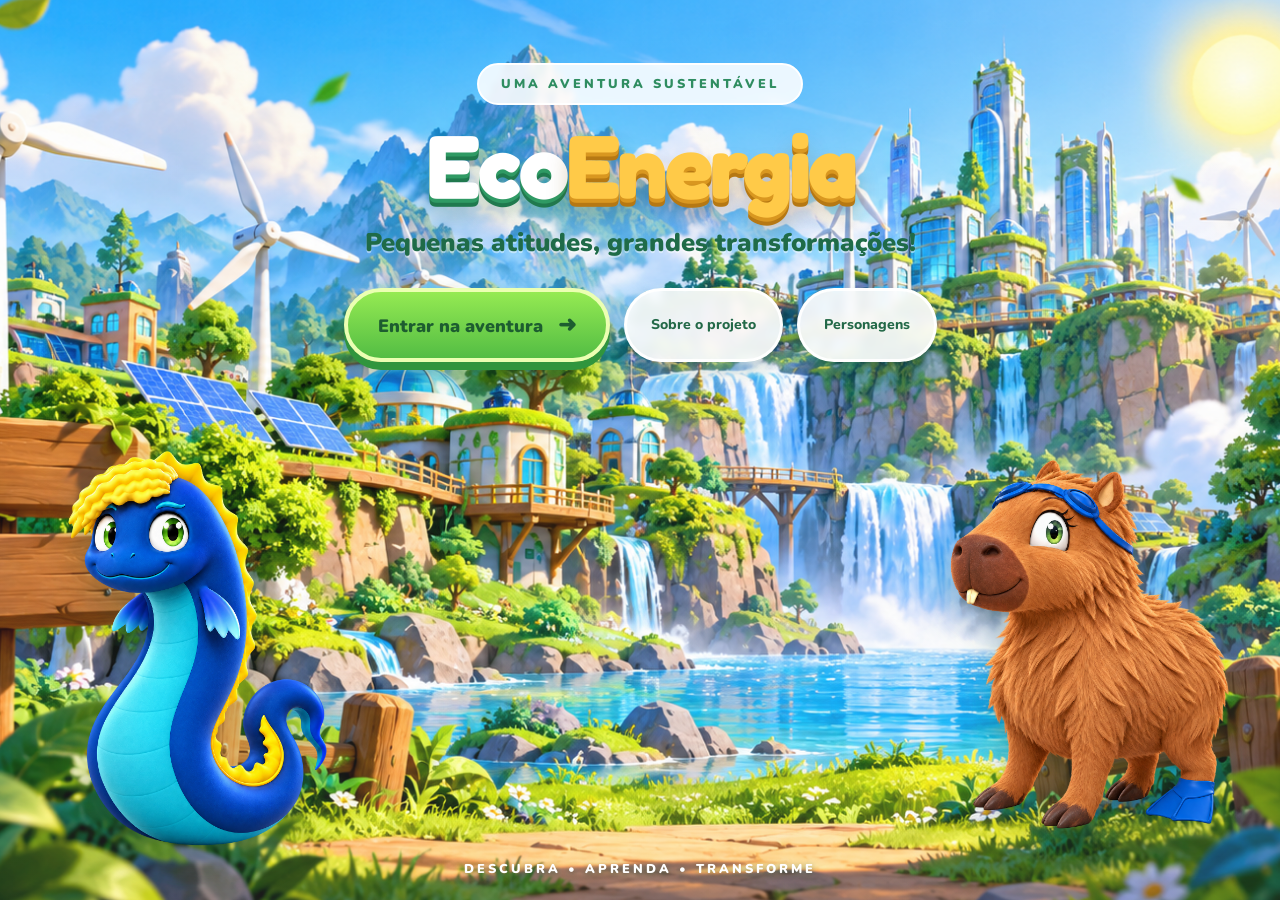
<file: index.html>
<!DOCTYPE html>
<html lang="pt-BR">

<head>
    <meta charset="UTF-8">
    <meta name="viewport" content="width=device-width, initial-scale=1.0">
    <title>EcoEnergia | Aventura Sustentável</title>

    <link rel="stylesheet" href="style.css">
    <script src="script.js" defer></script>
</head>

<body>

    <main class="apresentacao">

        <section class="tela-abertura" id="tela-abertura">

            <!-- Fundo -->
            <div class="fundo"></div>
            <div class="overlay"></div>

            <!-- Conteúdo principal -->
            <div class="conteudo">
                <span class="tag">UMA AVENTURA SUSTENTÁVEL</span>

                <h1 class="logo">
                    Eco<span>Energia</span>
                </h1>

                <p class="subtitulo">
                    Pequenas atitudes, grandes transformações!
                </p>

                <div class="botoes-principais">
                    <button id="btn-entrar" class="btn btn-principal">
                        Entrar na aventura
                        <span>➜</span>
                    </button>

                    <button id="btn-projeto" class="btn btn-secundario">
                        Sobre o projeto
                    </button>

                    <button id="btn-personagens" class="btn btn-secundario">
                        Personagens
                    </button>
                </div>
            </div>

            <!-- Personagens -->
            <img src="assets/personagens/lumi.png" alt="Lumi" class="personagem lumi" id="lumi">

            <img src="assets/personagens/capi.png" alt="Capi" class="personagem capi" id="capi">

            <!-- Painel interativo -->
            <div class="painel" id="painel">
                <button class="fechar-painel" id="fechar-painel">×</button>
                <h2 id="painel-titulo">Título</h2>
                <p id="painel-texto">Conteúdo</p>
            </div>

            <!-- Indicador inferior -->
            <div class="rodape-info">
                <span>DESCUBRA • APRENDA • TRANSFORME</span>
            </div>

            <!-- Tela de transição -->
            <div class="transicao" id="transicao">
                <div class="transicao-conteudo">
                    <h2>Entrando na aventura...</h2>
                    <p>Preparando a próxima etapa do EcoEnergia</p>
                </div>
            </div>

        </section>

    </main>


    <script src="navegacao.js"></script>


</body>

</html>
</file>
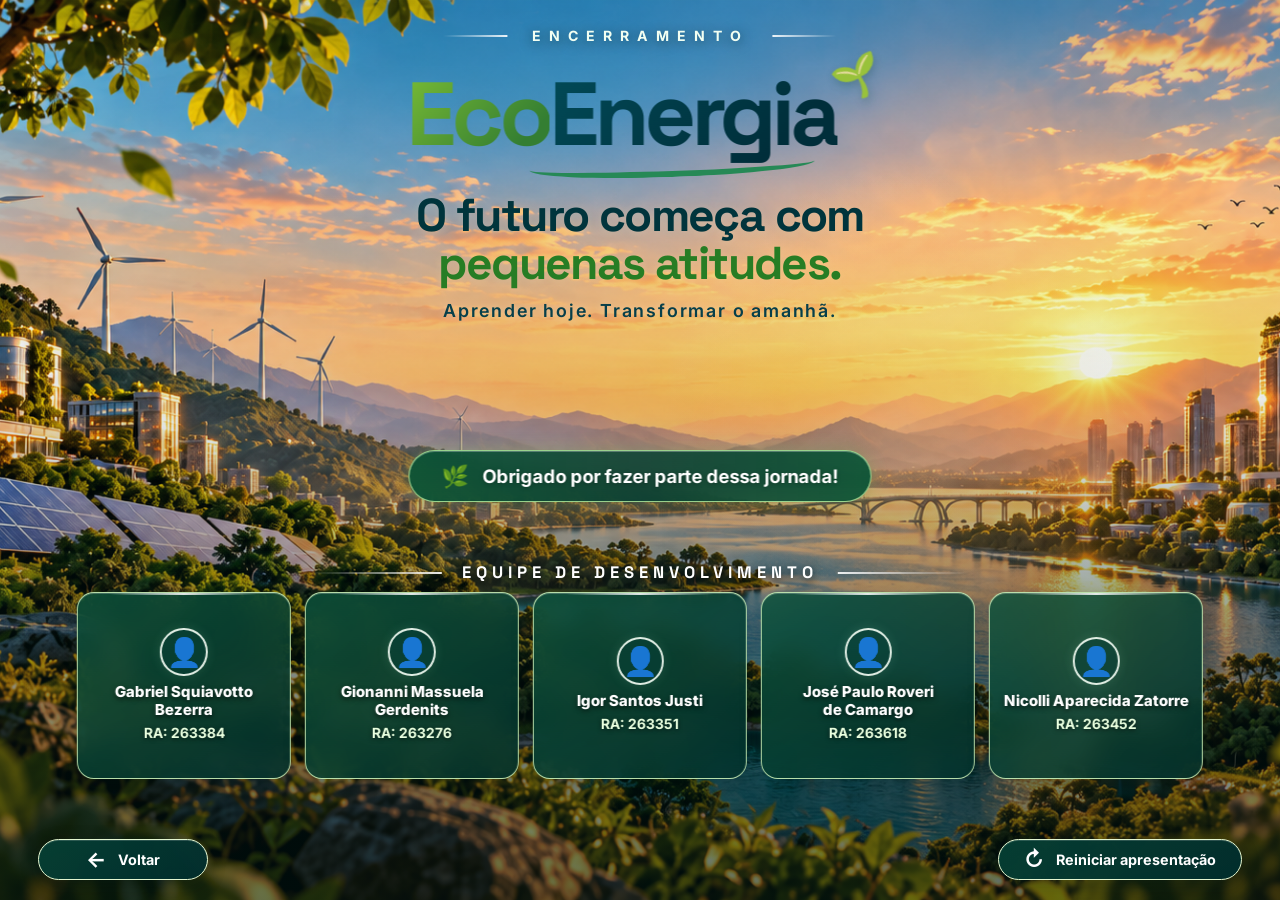
<file: tela10.html>
<!DOCTYPE html>
<html lang="pt-BR">

<head>
    <meta charset="UTF-8">

    <meta name="viewport" content="width=device-width, initial-scale=1.0">

    <title>EcoEnergia | Encerramento</title>

    <link rel="stylesheet" href="tela10.css">

    <script src="tela10.js" defer></script>
    <script src="navegacao.js" defer></script>
</head>

<body>

    <!-- ======================================
         TELA 10 - ENCERRAMENTO CINEMATOGRAFICO
    ======================================= -->

    <main class="t10-apresentacao">

        <section class="t10-cena" id="tela-10">

            <!-- ==================================
                 CENARIO SUSTENTAVEL
            =================================== -->

            <div class="t10-fundo" aria-hidden="true">
            </div>

            <div class="t10-overlay" aria-hidden="true">
            </div>

            <div class="t10-luz" aria-hidden="true">
            </div>


            <!-- ==================================
                 LAYOUT PRINCIPAL
            =================================== -->

            <div class="t10-layout">


                <!-- ==============================
                     CABECALHO
                =============================== -->

                <header class="t10-cabecalho">

                    <div class="t10-etiqueta">

                        <span class="t10-linha-decorativa"></span>

                        <span>ENCERRAMENTO</span>

                        <span class="t10-linha-decorativa"></span>

                    </div>


                    <!-- LOGOTIPO -->

                    <div class="t10-logo" aria-label="EcoEnergia">

                        <span class="t10-logo-eco">
                            Eco
                        </span><span class="t10-logo-energia">Energia</span>

                        <span class="t10-logo-folha" aria-hidden="true">
                            🌱
                        </span>

                    </div>


                    <!-- FRASE PRINCIPAL -->

                    <h1 class="t10-titulo">

                        O futuro começa com

                        <span>
                            pequenas atitudes.
                        </span>

                    </h1>


                    <p class="t10-subtitulo">
                        Aprender hoje. Transformar o amanhã.
                    </p>

                </header>


                <!-- ==============================
                     MENSAGEM DE AGRADECIMENTO
                =============================== -->

                <div class="t10-agradecimento">

                    <span class="t10-agradecimento-icone" aria-hidden="true">
                        🌿
                    </span>

                    <p>
                        Obrigado por fazer parte dessa jornada!
                    </p>

                </div>


                <!-- ==============================
                     EQUIPE DE DESENVOLVIMENTO
                =============================== -->

                <section class="t10-equipe" aria-labelledby="t10-equipe-titulo">

                    <div class="t10-equipe-cabecalho">

                        <span class="t10-equipe-linha"></span>

                        <h2 id="t10-equipe-titulo">
                            EQUIPE DE DESENVOLVIMENTO
                        </h2>

                        <span class="t10-equipe-linha"></span>

                    </div>


                    <!-- CINCO INTEGRANTES -->
                    <!-- ORDEM ALFABETICA -->

                    <div class="t10-equipe-cards">


                        <!-- =====================
                             INTEGRANTE 1
                             GABRIEL
                        ====================== -->

                        <article class="t10-integrante">

                            <div class="t10-integrante-icone" aria-hidden="true">
                                <span>👤</span>
                            </div>

                            <div class="t10-integrante-dados">

                                <h3>
                                    Gabriel Squiavotto Bezerra
                                </h3>

                                <p>
                                    RA: 263384
                                </p>

                            </div>

                        </article>


                        <!-- =====================
                             INTEGRANTE 2
                             GIONANNI
                        ====================== -->

                        <article class="t10-integrante">

                            <div class="t10-integrante-icone" aria-hidden="true">
                                <span>👤</span>
                            </div>

                            <div class="t10-integrante-dados">

                                <h3>
                                    Gionanni Massuela Gerdenits
                                </h3>

                                <p>
                                    RA: 263276
                                </p>

                            </div>

                        </article>


                        <!-- =====================
                             INTEGRANTE 3
                             IGOR
                        ====================== -->

                        <article class="t10-integrante">

                            <div class="t10-integrante-icone" aria-hidden="true">
                                <span>👤</span>
                            </div>

                            <div class="t10-integrante-dados">

                                <h3>
                                    Igor Santos Justi
                                </h3>

                                <p>
                                    RA: 263351
                                </p>

                            </div>

                        </article>


                        <!-- =====================
                             INTEGRANTE 4
                             JOSE PAULO
                        ====================== -->

                        <article class="t10-integrante">

                            <div class="t10-integrante-icone" aria-hidden="true">
                                <span>👤</span>
                            </div>

                            <div class="t10-integrante-dados">

                                <h3>
                                    José Paulo Roveri de Camargo
                                </h3>

                                <p>
                                    RA: 263618
                                </p>

                            </div>

                        </article>


                        <!-- =====================
                             INTEGRANTE 5
                             NICOLLI
                        ====================== -->

                        <article class="t10-integrante">

                            <div class="t10-integrante-icone" aria-hidden="true">
                                <span>👤</span>
                            </div>

                            <div class="t10-integrante-dados">

                                <h3>
                                    Nicolli Aparecida Zatorre
                                </h3>

                                <p>
                                    RA: 263452
                                </p>

                            </div>

                        </article>


                    </div>

                </section>


                <!-- ==============================
                     RODAPE - NAVEGACAO

                     SEPARADO DOS CARDS
                =============================== -->

                <footer class="t10-rodape">

                    <nav class="t10-navegacao" aria-label="Navegação da apresentação">

                        <!-- VOLTAR -->

                        <a href="tela9.html" class="t10-botao t10-voltar">

                            <span aria-hidden="true">
                                ←
                            </span>

                            Voltar

                        </a>


                        <!-- REINICIAR -->

                        <button type="button" class="t10-botao t10-reiniciar" id="t10-reiniciar">

                            <span aria-hidden="true">
                                ↻
                            </span>

                            Reiniciar apresentação

                        </button>

                    </nav>

                </footer>


            </div>


            <!-- ==================================
                 PARTICULAS CINEMATOGRAFICAS
            =================================== -->

            <div class="t10-particulas" id="t10-particulas" aria-hidden="true">
            </div>

        </section>

    </main>

</body>

</html>
</file>
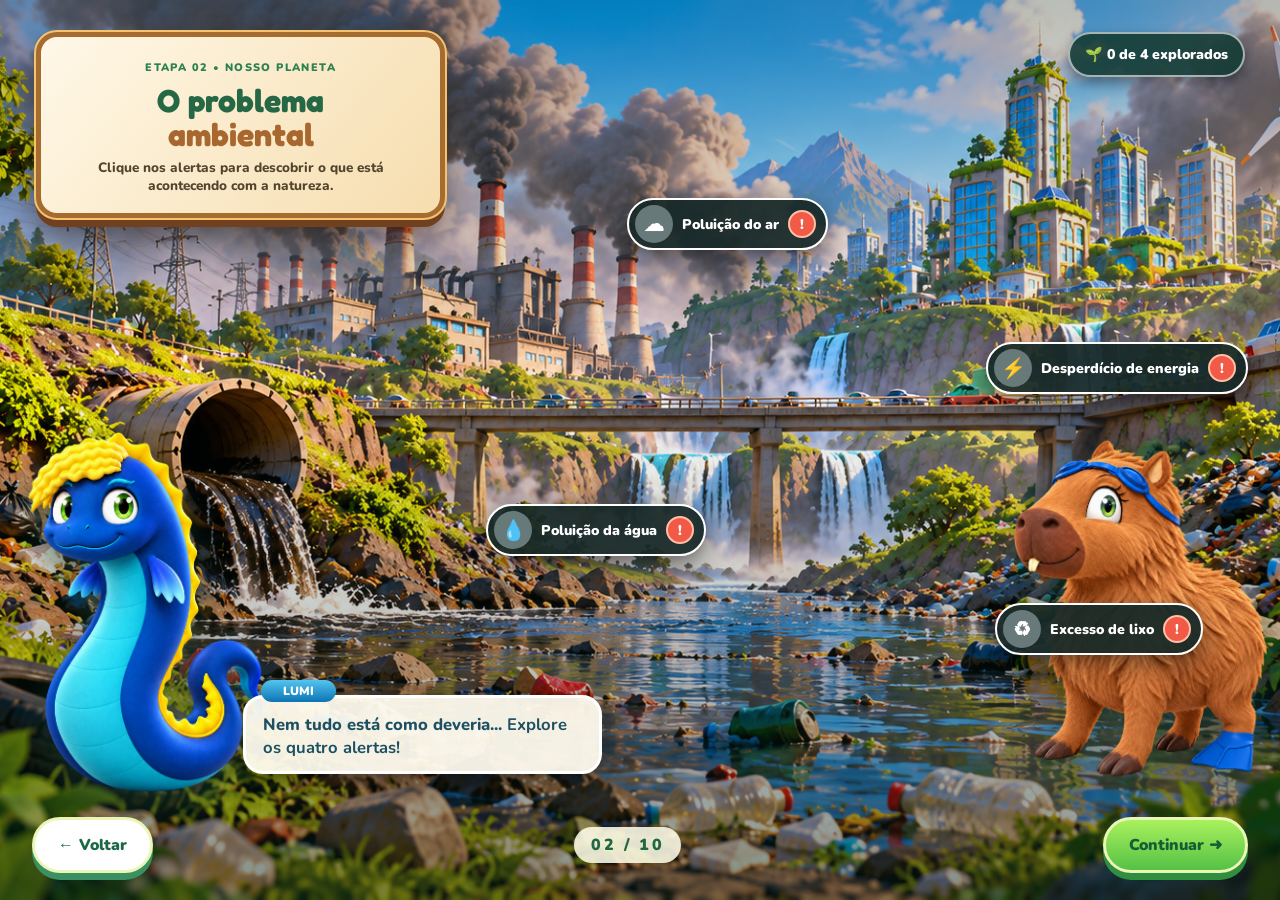
<file: tela2.html>
<!DOCTYPE html>
<html lang="pt-BR">

<head>
    <meta charset="UTF-8">
    <meta name="viewport" content="width=device-width, initial-scale=1.0">

    <title>EcoEnergia | O Problema Ambiental</title>

    <link rel="stylesheet" href="tela2.css">
    <script src="tela2.js" defer></script>
</head>

<body>

    <main class="t2-cena">

        <!-- CENARIO -->
        <div class="t2-fundo"></div>
        <div class="t2-vinheta"></div>

        <!-- TITULO -->
        <header class="t2-placa">

            <span class="t2-etapa">
                ETAPA 02 • NOSSO PLANETA
            </span>

            <h1>
                O problema
                <span>ambiental</span>
            </h1>

            <p>
                Clique nos alertas para descobrir
                o que está acontecendo com a natureza.
            </p>

        </header>

        <!-- PROGRESSO -->
        <div class="t2-progresso" aria-live="polite">
            🌱 <span id="t2-contagem">0 de 4 explorados</span>
        </div>

        <!-- ALERTA: POLUICAO DO AR -->
        <button class="t2-ponto t2-ar" data-problema="ar" type="button">

            <span class="t2-simbolo">☁</span>
            <span>Poluição do ar</span>
            <span class="t2-alerta">!</span>

        </button>

        <!-- ALERTA: ENERGIA -->
        <button class="t2-ponto t2-energia" data-problema="energia" type="button">

            <span class="t2-simbolo">⚡</span>
            <span>Desperdício de energia</span>
            <span class="t2-alerta">!</span>

        </button>

        <!-- ALERTA: AGUA -->
        <button class="t2-ponto t2-agua" data-problema="agua" type="button">

            <span class="t2-simbolo">💧</span>
            <span>Poluição da água</span>
            <span class="t2-alerta">!</span>

        </button>

        <!-- ALERTA: LIXO -->
        <button class="t2-ponto t2-lixo" data-problema="lixo" type="button">

            <span class="t2-simbolo">♻</span>
            <span>Excesso de lixo</span>
            <span class="t2-alerta">!</span>

        </button>

        <!-- PERSONAGENS -->
        <img class="t2-personagem t2-lumi" src="assets/personagens/lumi.png" alt="Lumi">

        <img class="t2-personagem t2-capi" src="assets/personagens/capi.png" alt="Capi">

        <!-- FALA DA LUMI -->
        <div class="t2-fala">

            <span class="t2-nome">LUMI</span>

            <p>
                Nem tudo está como deveria...
                <strong>Explore os quatro alertas!</strong>
            </p>

        </div>

        <!-- NAVEGACAO -->
        <nav class="t2-navegacao">

            <a class="t2-botao t2-voltar" href="index.html">
                ← Voltar
            </a>

            <span class="t2-numero">
                02 / 10
            </span>

            <button class="t2-botao t2-continuar" id="t2-continuar" type="button">
                Continuar ➜
            </button>

        </nav>

        <!-- PAINEL INTERATIVO -->
        <div class="t2-modal-fundo" id="t2-modal" hidden>

            <section class="t2-modal" role="dialog" aria-modal="true" aria-labelledby="t2-modal-titulo">

                <button class="t2-fechar" id="t2-fechar" type="button" aria-label="Fechar">
                    ×
                </button>

                <span class="t2-modal-etiqueta" id="t2-modal-etiqueta">
                    ALERTA AMBIENTAL
                </span>

                <h2 id="t2-modal-titulo"></h2>

                <p id="t2-modal-texto"></p>

                <div class="t2-dica" id="t2-dica">
                </div>

                <button class="t2-botao t2-entendi" id="t2-entendi" type="button">
                    Entendi! ✓
                </button>

            </section>

        </div>

    </main>


    <script src="navegacao.js"></script>


</body>

</html>
</file>
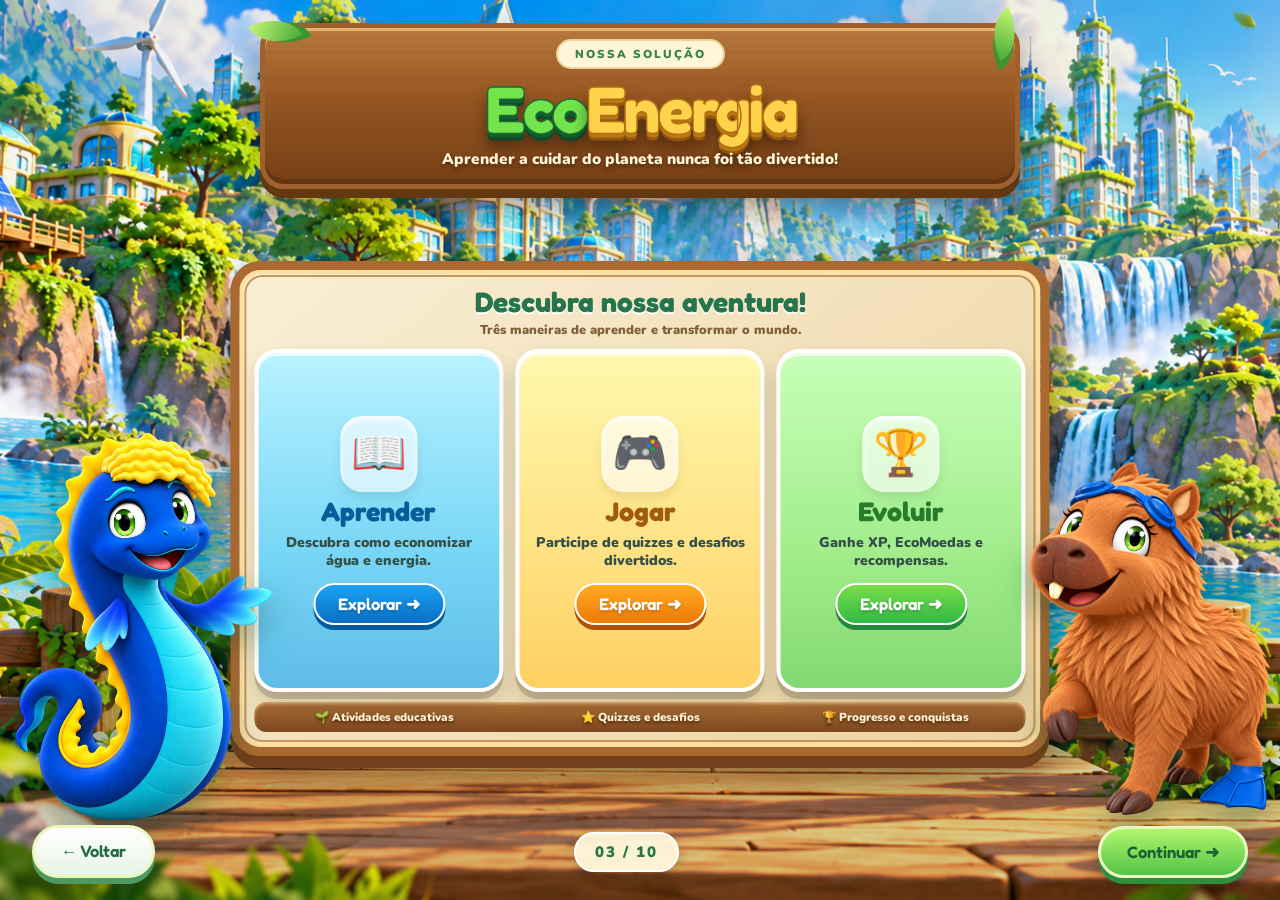
<file: tela3.html>
<!DOCTYPE html>
<html lang="pt-BR">

<head>
    <meta charset="UTF-8">

    <meta name="viewport" content="width=device-width, initial-scale=1.0">

    <title>EcoEnergia | Conheça Nossa Solução</title>

    <!-- ESTILOS DA TELA 3 -->
    <link rel="stylesheet" href="tela3.css">

    <!-- INTERACOES DA TELA 3 -->
    <script src="tela3.js" defer></script>
</head>

<body>

    <main class="t3-apresentacao">

        <!-- =========================
             TELA 3 - NOSSA SOLUCAO
        ========================== -->

        <section class="t3-cena" id="tela-3">

            <!-- CENARIO DE FUNDO -->
            <div class="t3-fundo" aria-hidden="true">
            </div>

            <!-- ILUMINACAO DO CENARIO -->
            <div class="t3-iluminacao" aria-hidden="true">
            </div>

            <!-- =====================
                 LOGOTIPO E TITULO
            ====================== -->

            <header class="t3-cabecalho">

                <div class="t3-placa-logo">

                    <span class="t3-etiqueta">
                        NOSSA SOLUÇÃO
                    </span>

                    <h1 class="t3-logo">
                        Eco<span>Energia</span>
                    </h1>

                    <p class="t3-subtitulo">
                        Aprender a cuidar do planeta
                        nunca foi tão divertido!
                    </p>

                </div>

            </header>

            <!-- =====================
                 PAINEL PRINCIPAL
            ====================== -->

            <div class="t3-painel-principal">

                <div class="t3-painel-titulo">

                    <h2>
                        Descubra nossa aventura!
                    </h2>

                    <p>
                        Três maneiras de aprender
                        e transformar o mundo.
                    </p>

                </div>

                <!-- TRES CARDS INTERATIVOS -->
                <div class="t3-cards">

                    <!-- CARD 1 - APRENDER -->
                    <button class="t3-card t3-card-aprender" id="t3-aprender" data-recurso="aprender" type="button">

                        <div class="t3-card-icone" aria-hidden="true">
                            📖
                        </div>

                        <h3>Aprender</h3>

                        <p>
                            Descubra como economizar
                            água e energia.
                        </p>

                        <span class="t3-card-acao">
                            Explorar ➜
                        </span>

                    </button>

                    <!-- CARD 2 - JOGAR -->
                    <button class="t3-card t3-card-jogar" id="t3-jogar" data-recurso="jogar" type="button">

                        <div class="t3-card-icone" aria-hidden="true">
                            🎮
                        </div>

                        <h3>Jogar</h3>

                        <p>
                            Participe de quizzes
                            e desafios divertidos.
                        </p>

                        <span class="t3-card-acao">
                            Explorar ➜
                        </span>

                    </button>

                    <!-- CARD 3 - EVOLUIR -->
                    <button class="t3-card t3-card-evoluir" id="t3-evoluir" data-recurso="evoluir" type="button">

                        <div class="t3-card-icone" aria-hidden="true">
                            🏆
                        </div>

                        <h3>Evoluir</h3>

                        <p>
                            Ganhe XP, EcoMoedas
                            e recompensas.
                        </p>

                        <span class="t3-card-acao">
                            Explorar ➜
                        </span>

                    </button>

                </div>

                <!-- RODAPE DO PAINEL -->
                <div class="t3-painel-rodape">

                    <span>🌱 Atividades educativas</span>

                    <span>⭐ Quizzes e desafios</span>

                    <span>🏆 Progresso e conquistas</span>

                </div>

            </div>

            <!-- =====================
                 PERSONAGENS
            ====================== -->

            <!-- LUMI APRESENTANDO -->
            <img src="assets/personagens/lumi-tela-3.png" alt="Lumi apresentando os recursos do EcoEnergia"
                class="t3-personagem t3-lumi" id="t3-lumi">

            <!-- CAPI ANIMADA -->
            <img src="assets/personagens/capi-tela-3.png" alt="Capi animada com a nova aventura"
                class="t3-personagem t3-capi" id="t3-capi">

            <!-- =====================
                 NAVEGACAO
            ====================== -->

            <nav class="t3-navegacao" aria-label="Navegação da apresentação">

                <a class="t3-botao t3-voltar" href="tela2.html">

                    ← Voltar

                </a>

                <span class="t3-indicador">
                    03 / 10
                </span>

                <button class="t3-botao t3-continuar" id="t3-continuar" type="button">

                    Continuar ➜

                </button>

            </nav>

            <!-- =====================
                 PAINEL DE EXPLICACAO
            ====================== -->

            <div class="t3-modal-fundo" id="t3-modal" hidden>

                <section class="t3-modal" role="dialog" aria-modal="true" aria-labelledby="t3-modal-titulo">

                    <button class="t3-fechar" id="t3-fechar" type="button" aria-label="Fechar explicação">
                        ×
                    </button>

                    <span class="t3-modal-etiqueta">
                        CONHEÇA O ECOENERGIA
                    </span>

                    <div class="t3-modal-icone" id="t3-modal-icone" aria-hidden="true">
                    </div>

                    <h2 id="t3-modal-titulo"></h2>

                    <p id="t3-modal-texto"></p>

                    <div class="t3-modal-destaque" id="t3-modal-destaque">
                    </div>

                    <button class="t3-botao t3-entendi" id="t3-entendi" type="button">

                        Entendi! ✓

                    </button>

                </section>

            </div>

        </section>

    </main>


    <script src="navegacao.js"></script>


</body>

</html>
</file>
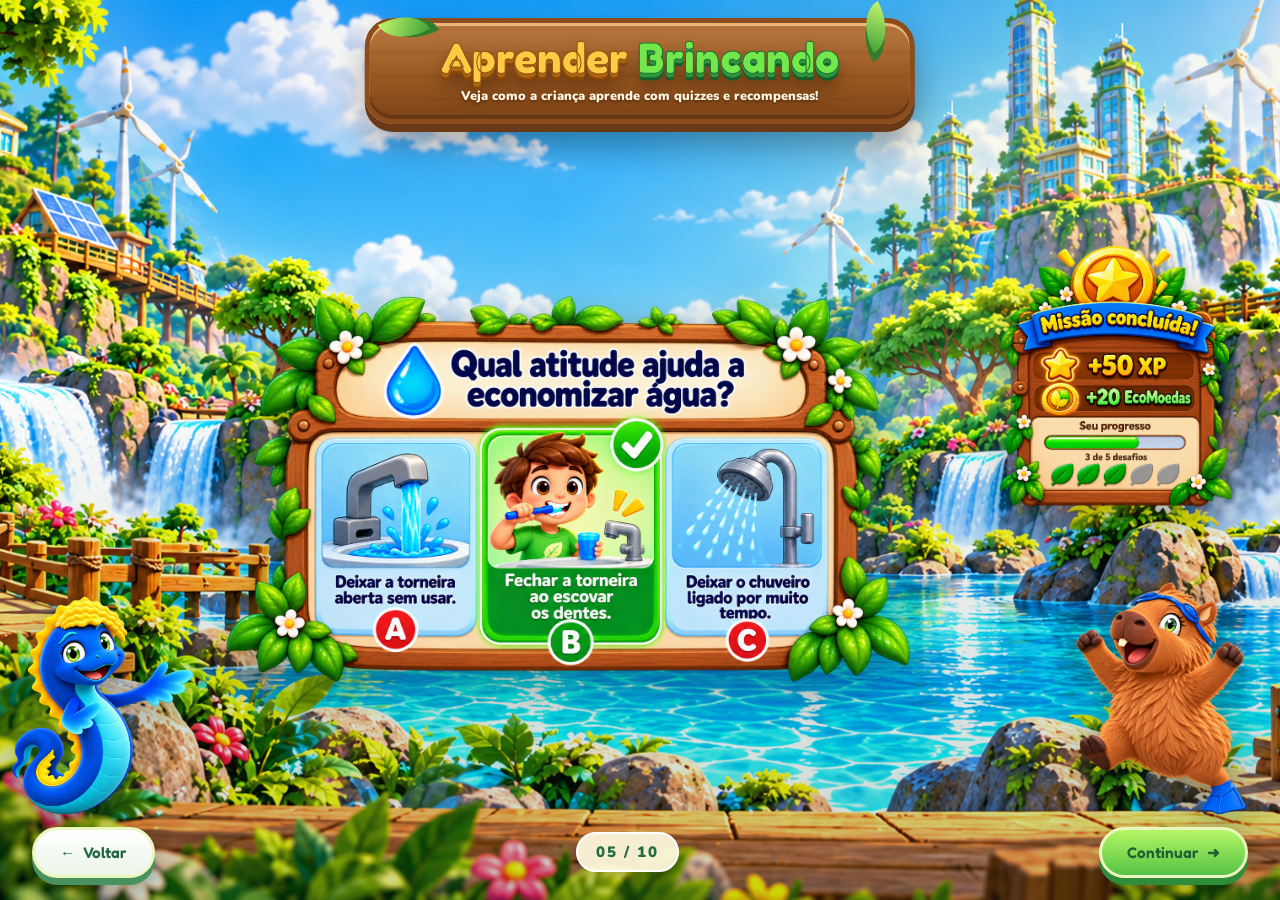
<file: tela5.html>
<!DOCTYPE html>
<html lang="pt-BR">

<head>
    <meta charset="UTF-8">

    <meta name="viewport" content="width=device-width, initial-scale=1.0">

    <title>EcoEnergia | Aprender Brincando</title>

    <link rel="stylesheet" href="tela5.css">

    <script src="tela5.js" defer></script>
</head>

<body>

    <main class="t5-apresentacao">

        <section class="t5-cena" id="tela-5">

            <!-- =========================
                 CENARIO
            ========================== -->

            <div class="t5-fundo" aria-hidden="true">
            </div>

            <div class="t5-iluminacao" aria-hidden="true">
            </div>


            <!-- =========================
                 TITULO
            ========================== -->

            <header class="t5-cabecalho">

                <div class="t5-placa-titulo">

                    <h1>
                        Aprender
                        <span>Brincando</span>
                    </h1>

                    <p>
                        Veja como a criança aprende
                        com quizzes e recompensas!
                    </p>

                </div>

            </header>


            <!-- =========================
                 LUMI - ESQUERDA
            ========================== -->

            <img src="assets/personagens/lumi-tela-4.png" alt="Lumi apresentando o quiz" class="t5-personagem t5-lumi"
                draggable="false">


            <!-- =========================
                 PAINEL CENTRAL DO QUIZ
            ========================== -->

            <div class="t5-area-quiz">

                <img src="assets/tela5/painel-quiz.png"
                    alt="Quiz: Qual atitude ajuda a economizar água? A resposta correta é fechar a torneira ao escovar os dentes."
                    class="t5-painel-quiz" draggable="false">

            </div>


            <!-- =========================
                 RECOMPENSAS - DIREITA
            ========================== -->

            <aside class="t5-area-recompensas">

                <img src="assets/tela5/painel-recompensas.png"
                    alt="Missão concluída! 50 XP, 20 EcoMoedas e progresso de 3 de 5 desafios."
                    class="t5-painel-recompensas" draggable="false">

            </aside>


            <!-- =========================
                 CAPI - DIREITA
            ========================== -->

            <img src="assets/personagens/capi-tela-5.png" alt="Capi comemorando a missão concluída"
                class="t5-personagem t5-capi" draggable="false">


            <!-- =========================
                 NAVEGACAO
            ========================== -->

            <nav class="t5-navegacao" aria-label="Navegação da apresentação">

                <a href="tela4.html" class="t5-botao t5-voltar">

                    <span aria-hidden="true">←</span>
                    Voltar

                </a>


                <span class="t5-indicador">
                    05 / 10
                </span>


                <button type="button" class="t5-botao t5-continuar" id="t5-continuar">

                    Continuar
                    <span aria-hidden="true">➜</span>

                </button>

            </nav>

        </section>

    </main>


    <script src="navegacao.js"></script>


</body>

</html>
</file>
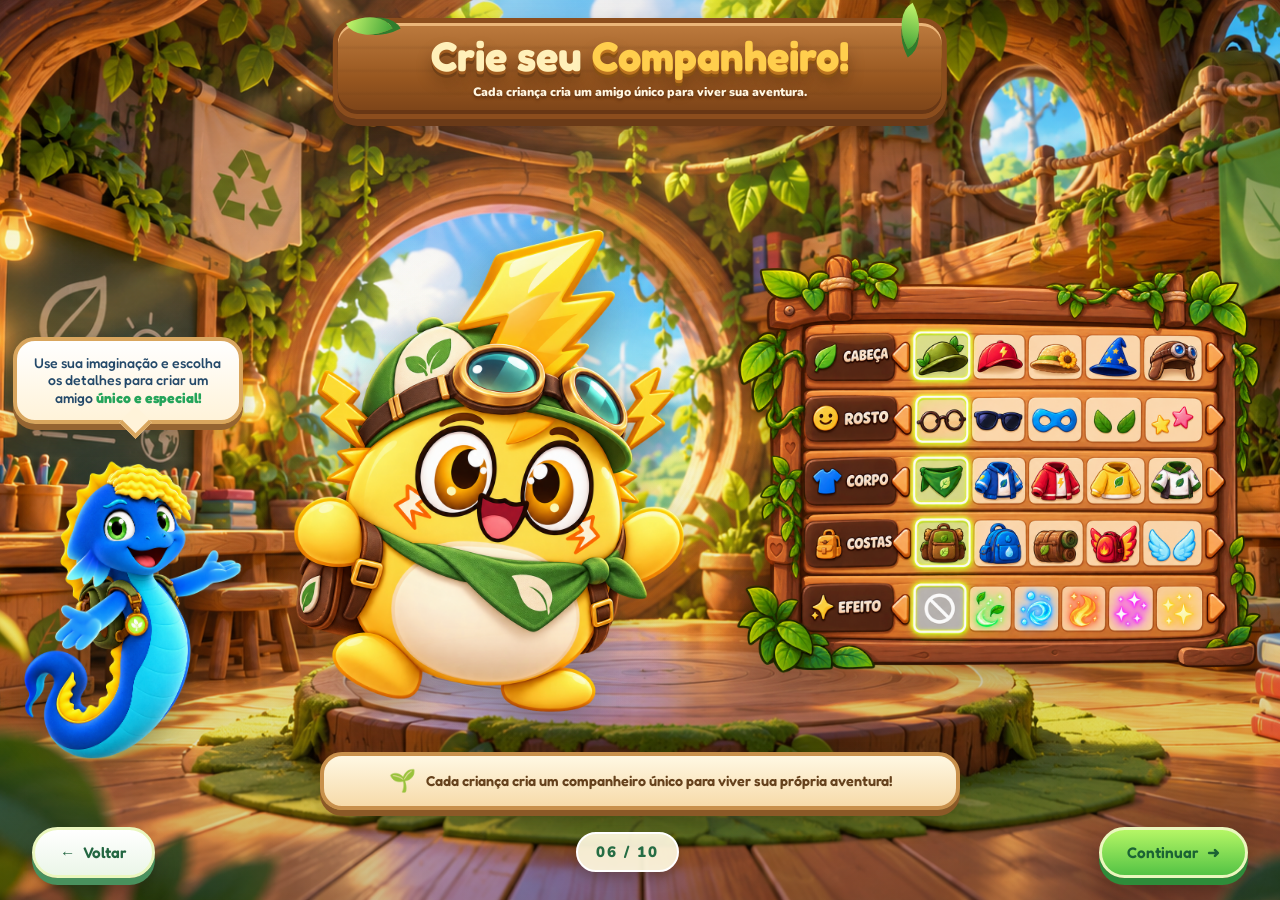
<file: tela6.html>
<!DOCTYPE html>
<html lang="pt-BR">

<head>
    <meta charset="UTF-8">

    <meta name="viewport" content="width=device-width, initial-scale=1.0">

    <title>EcoEnergia | Crie seu Companheiro</title>

    <link rel="stylesheet" href="tela6.css">

    <script src="tela6.js" defer></script>
    <script src="navegacao.js" defer></script>
</head>

<body>

    <main class="t6-apresentacao">

        <section class="t6-cena" id="tela-6">

            <!-- =========================
                 CENARIO
            ========================== -->

            <div class="t6-fundo" aria-hidden="true">
            </div>

            <div class="t6-iluminacao" aria-hidden="true">
            </div>


            <!-- =========================
                 TITULO
            ========================== -->

            <header class="t6-cabecalho">

                <div class="t6-placa-titulo">

                    <h1>
                        Crie seu
                        <span>Companheiro!</span>
                    </h1>

                    <p>
                        Cada criança cria um amigo único
                        para viver sua aventura.
                    </p>

                </div>

            </header>


            <!-- =========================
                 LUMI
            ========================== -->

            <div class="t6-area-lumi">

                <div class="t6-balao">

                    <p>
                        Use sua imaginação e escolha
                        os detalhes para criar um amigo
                        <strong>único e especial!</strong>
                    </p>

                </div>

                <img src="assets/personagens/lumi-tela-6.png" alt="Lumi apresentando a criação do companheiro"
                    class="t6-lumi" draggable="false">

            </div>


            <!-- =========================
                 COMPANHEIRO CENTRAL
            ========================== -->

            <div class="t6-area-companheiro">

                <img src="assets/personagens/companheiro-tela-6.png"
                    alt="Companheiro elétrico amarelo personalizado com boné, óculos, lenço e mochila"
                    class="t6-companheiro" draggable="false">

            </div>


            <!-- =========================
                 PAINEL DE PERSONALIZACAO
            ========================== -->

            <div class="t6-area-personalizacao">

                <img src="assets/tela6/painel-personalizacao.png"
                    alt="Opções de personalização: cabeça, rosto, corpo, costas e efeitos especiais"
                    class="t6-painel-personalizacao" draggable="false">

            </div>


            <!-- =========================
                 MENSAGEM INFERIOR
            ========================== -->

            <div class="t6-mensagem">

                <span aria-hidden="true">🌱</span>

                <p>
                    Cada criança cria um companheiro único
                    para viver sua própria aventura!
                </p>

            </div>


            <!-- =========================
                 NAVEGACAO
            ========================== -->

            <nav class="t6-navegacao" aria-label="Navegação da apresentação">

                <a href="tela5.html" class="t6-botao t6-voltar">
                    <span aria-hidden="true">←</span>
                    Voltar
                </a>


                <span class="t6-indicador">
                    06 / 10
                </span>


                <button type="button" class="t6-botao t6-continuar" id="t6-continuar">
                    Continuar
                    <span aria-hidden="true">➜</span>
                </button>

            </nav>

        </section>

    </main>

</body>

</html>
</file>
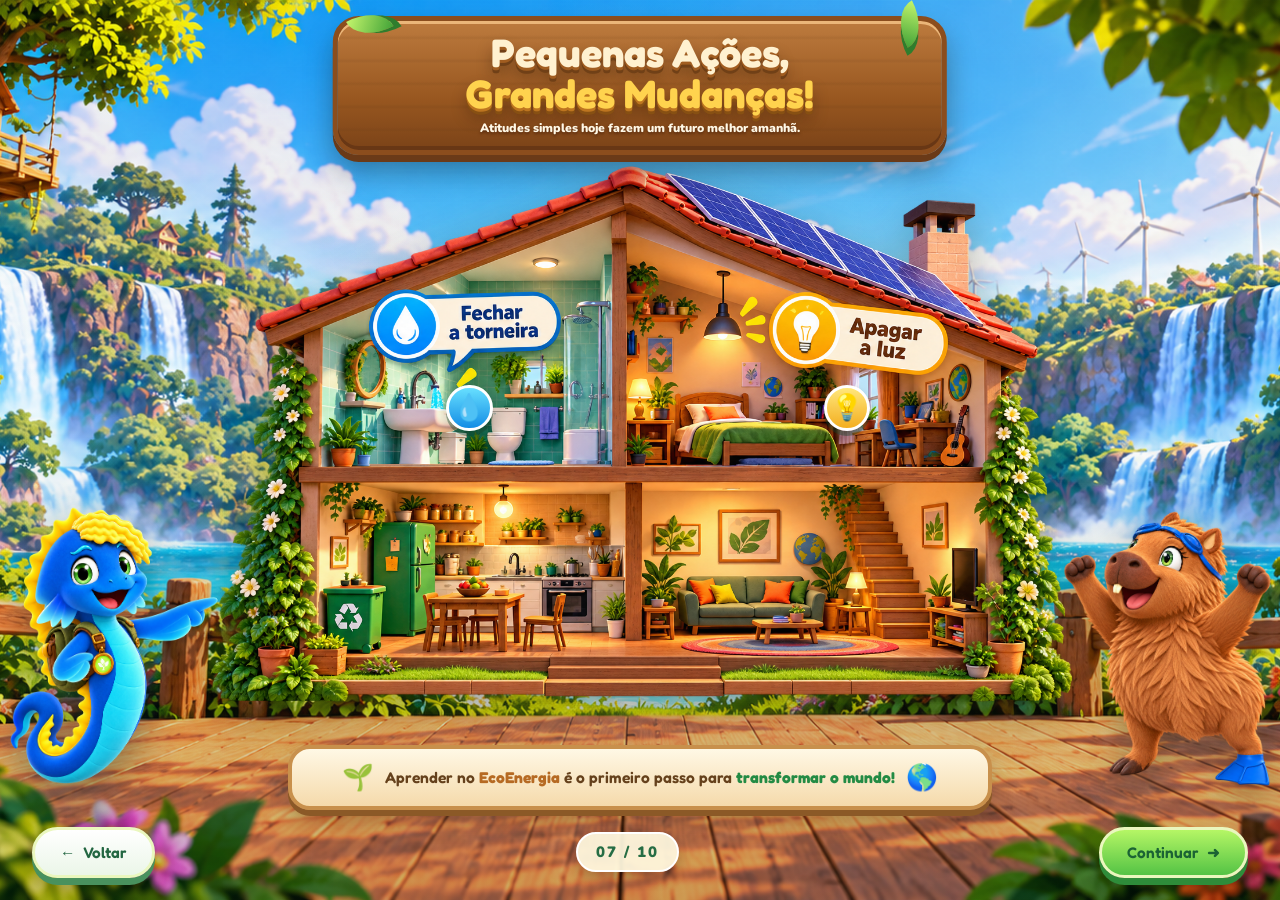
<file: tela7.html>
<!DOCTYPE html>
<html lang="pt-BR">

<head>
    <meta charset="UTF-8">

    <meta name="viewport" content="width=device-width, initial-scale=1.0">

    <title>
        EcoEnergia | Pequenas Ações, Grandes Mudanças
    </title>

    <link rel="stylesheet" href="tela7.css">

    <script src="tela7.js" defer></script>
    <script src="navegacao.js" defer></script>

</head>

<body>

    <main class="t7-apresentacao">

        <section class="t7-cena" id="tela-7">

            <!-- =========================
                 CENARIO DE FUNDO
            ========================== -->

            <div class="t7-fundo" aria-hidden="true">
            </div>

            <div class="t7-iluminacao" aria-hidden="true">
            </div>


            <!-- =========================
                 TITULO SUPERIOR
            ========================== -->

            <header class="t7-cabecalho">

                <div class="t7-placa-titulo">

                    <h1>
                        Pequenas Ações,
                        <span>
                            Grandes Mudanças!
                        </span>
                    </h1>

                    <p>
                        Atitudes simples hoje fazem
                        um futuro melhor amanhã.
                    </p>

                </div>

            </header>


            <!-- =========================
                 LUMI - ESQUERDA
            ========================== -->

            <div class="t7-area-lumi">

                <img src="assets/personagens/lumi-tela-7.png" alt="Lumi apontando para a casa sustentável"
                    class="t7-lumi" draggable="false">

            </div>


            <!-- =========================
                 CASA SUSTENTAVEL - CENTRO
            ========================== -->

            <div class="t7-area-casa">

                <img src="assets/tela7/casa-sustentavel.png"
                    alt="Casa sustentável com banheiro, quarto, cozinha e sala, mostrando como economizar água e energia."
                    class="t7-casa" draggable="false">

                <!--
                    AREA DOS DESAFIOS

                    Os botoes serao posicionados
                    sobre a casa com CSS.

                    O JavaScript controlara
                    o resultado dos cliques.
                -->

                <div class="t7-desafios">

                    <!-- DESAFIO DA AGUA -->

                    <button type="button" class="t7-desafio t7-desafio-agua" id="t7-fechar-torneira"
                        aria-label="Fechar a torneira e economizar água">
                        <span class="t7-desafio-icone" aria-hidden="true">
                            💧
                        </span>
                    </button>


                    <!-- DESAFIO DA ENERGIA -->

                    <button type="button" class="t7-desafio t7-desafio-energia" id="t7-apagar-luz"
                        aria-label="Apagar a luz e economizar energia">
                        <span class="t7-desafio-icone" aria-hidden="true">
                            💡
                        </span>
                    </button>

                </div>

            </div>


            <!-- =========================
                 CAPI - DIREITA
            ========================== -->

            <div class="t7-area-capi">

                <img src="assets/personagens/capi-tela-7.png" alt="Capi comemorando as atitudes sustentáveis"
                    class="t7-capi" draggable="false">

            </div>


            <!-- =========================
                 MENSAGEM DE PARABENS
            ========================== -->

            <div class="t7-parabens" id="t7-parabens" aria-live="polite" hidden>

                <span class="t7-parabens-icone" aria-hidden="true">
                    ✅
                </span>

                <strong>
                    Muito bem!
                </strong>

                <p id="t7-texto-parabens">
                    Você está ajudando o planeta!
                </p>

            </div>


            <!-- =========================
                 FRASE INFERIOR
            ========================== -->

            <div class="t7-mensagem">

                <span class="t7-mensagem-icone" aria-hidden="true">
                    🌱
                </span>

                <p>
                    Aprender no
                    <strong>EcoEnergia</strong>
                    é o primeiro passo para
                    <span>
                        transformar o mundo!
                    </span>
                </p>

                <span class="t7-mensagem-planeta" aria-hidden="true">
                    🌎
                </span>

            </div>


            <!-- =========================
                 NAVEGACAO INFERIOR
            ========================== -->

            <nav class="t7-navegacao" aria-label="Navegação da apresentação">

                <!-- VOLTAR -->

                <a href="tela6.html" class="t7-botao t7-voltar">
                    <span aria-hidden="true">
                        ←
                    </span>

                    Voltar
                </a>


                <!-- CONTADOR -->

                <span class="t7-indicador">
                    07 / 10
                </span>


                <!-- CONTINUAR -->

                <button type="button" class="t7-botao t7-continuar" id="t7-continuar">
                    Continuar

                    <span aria-hidden="true">
                        ➜
                    </span>
                </button>

            </nav>

        </section>

    </main>

</body>

</html>
</file>
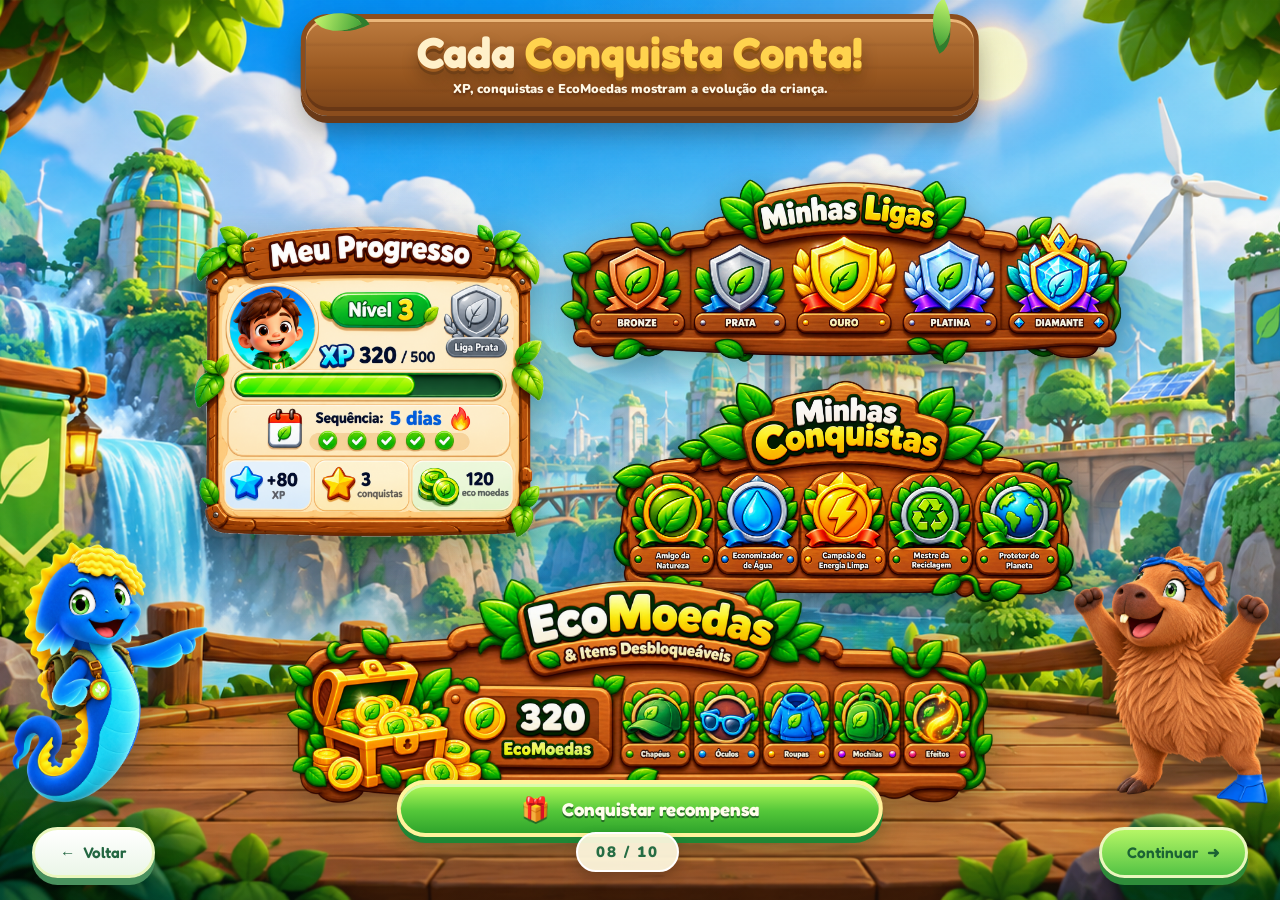
<file: tela8.html>
<!DOCTYPE html>
<html lang="pt-BR">

<head>

    <meta charset="UTF-8">

    <meta name="viewport" content="width=device-width, initial-scale=1.0">

    <title>
        EcoEnergia | Cada Conquista Conta
    </title>

    <!-- CSS DA TELA 8 -->
    <link rel="stylesheet" href="tela8.css">

    <!-- JAVASCRIPT DA TELA 8 -->
    <script src="tela8.js" defer></script>

    <!-- NAVEGACAO GLOBAL -->
    <script src="navegacao.js" defer></script>

</head>

<body>

    <main class="t8-apresentacao">

        <section class="t8-cena" id="tela-8">


            <!-- =========================
                 CENARIO DE FUNDO
            ========================== -->

            <div class="t8-fundo" aria-hidden="true">
            </div>

            <div class="t8-iluminacao" aria-hidden="true">
            </div>


            <!-- =========================
                 TITULO PRINCIPAL
            ========================== -->

            <header class="t8-cabecalho">

                <div class="t8-placa-titulo">

                    <h1>
                        Cada
                        <span>Conquista Conta!</span>
                    </h1>

                    <p>
                        XP, conquistas e EcoMoedas
                        mostram a evolução da criança.
                    </p>

                </div>

            </header>


            <!-- =========================
                 LUMI - ESQUERDA
            ========================== -->

            <div class="t8-area-lumi">

                <img src="assets/personagens/lumi-tela-7.png" alt="Lumi apresentando as conquistas" class="t8-lumi"
                    draggable="false">

            </div>


            <!-- =========================
                 AREA PRINCIPAL
                 DOS PAINEIS
            ========================== -->

            <div class="t8-area-paineis">


                <!-- =====================
                     MEU PROGRESSO
                     LADO ESQUERDO
                ====================== -->

                <div class="t8-area-progresso">

                    <img src="assets/tela8/meu-progresso.png"
                        alt="Painel Meu Progresso com nível, XP, liga e sequência diária." class="t8-painel-progresso"
                        draggable="false">

                </div>


                <!-- =====================
                     PAINEIS DA DIREITA
                ====================== -->

                <div class="t8-paineis-direita">


                    <!-- MINHAS LIGAS -->

                    <div class="t8-area-ligas">

                        <img src="assets/tela8/minhas-ligas.png" alt="Ligas Bronze, Prata, Ouro, Platina e Diamante."
                            class="t8-painel-ligas" draggable="false">

                    </div>


                    <!-- MINHAS CONQUISTAS -->

                    <div class="t8-area-conquistas">

                        <img src="assets/tela8/minhas-conquistas.png"
                            alt="Medalhas de sustentabilidade: natureza, água, energia limpa, reciclagem e proteção do planeta."
                            class="t8-painel-conquistas" draggable="false">

                    </div>

                </div>


            </div>


            <!-- =========================
                 ECOMOEDAS E ITENS
                 PAINEL INFERIOR
            ========================== -->

            <div class="t8-area-ecomoedas">

                <img src="assets/tela8/ecomoedas-itens.png"
                    alt="Painel de 320 EcoMoedas e itens desbloqueáveis: chapéus, óculos, roupas, mochilas e efeitos."
                    class="t8-painel-ecomoedas" draggable="false">

            </div>


            <!-- =========================
                 CAPI - DIREITA
            ========================== -->

            <div class="t8-area-capi">

                <img src="assets/personagens/capi-tela-7.png" alt="Capi comemorando as conquistas" class="t8-capi"
                    draggable="false">

            </div>


            <!-- =========================
                 BOTAO DE RECOMPENSA
            ========================== -->

            <div class="t8-area-recompensa">

                <button type="button" class="t8-botao-recompensa" id="t8-conquistar-recompensa">

                    <span aria-hidden="true">
                        🎁
                    </span>

                    Conquistar recompensa

                </button>

            </div>


            <!-- =========================
                 MENSAGEM DE CONQUISTA
                 CONTROLADA PELO JS
            ========================== -->

            <div class="t8-modal" id="t8-modal" role="dialog" aria-modal="true" aria-labelledby="t8-modal-titulo"
                hidden>

                <div class="t8-modal-conteudo">

                    <div class="t8-modal-icone" aria-hidden="true">
                        🏆
                    </div>

                    <h2 id="t8-modal-titulo">
                        Recompensa conquistada!
                    </h2>

                    <p>
                        Parabéns! Você está evoluindo
                        na sua jornada sustentável!
                    </p>

                    <div class="t8-recompensas-ganhas">

                        <span>⭐ +80 XP</span>

                        <span>🪙 +20 EcoMoedas</span>

                    </div>

                    <button type="button" class="t8-fechar-modal" id="t8-fechar-modal">
                        Continuar aventura
                    </button>

                </div>

            </div>


            <!-- =========================
                 NAVEGACAO INFERIOR
            ========================== -->

            <nav class="t8-navegacao" aria-label="Navegação da apresentação">

                <!-- VOLTAR -->

                <a href="tela7.html" class="t8-botao t8-voltar">

                    <span aria-hidden="true">←</span>

                    Voltar

                </a>


                <!-- INDICADOR -->

                <span class="t8-indicador">
                    08 / 10
                </span>


                <!-- CONTINUAR -->

                <button type="button" class="t8-botao t8-continuar" id="t8-continuar">

                    Continuar

                    <span aria-hidden="true">➜</span>

                </button>

            </nav>


        </section>

    </main>

</body>

</html>
</file>
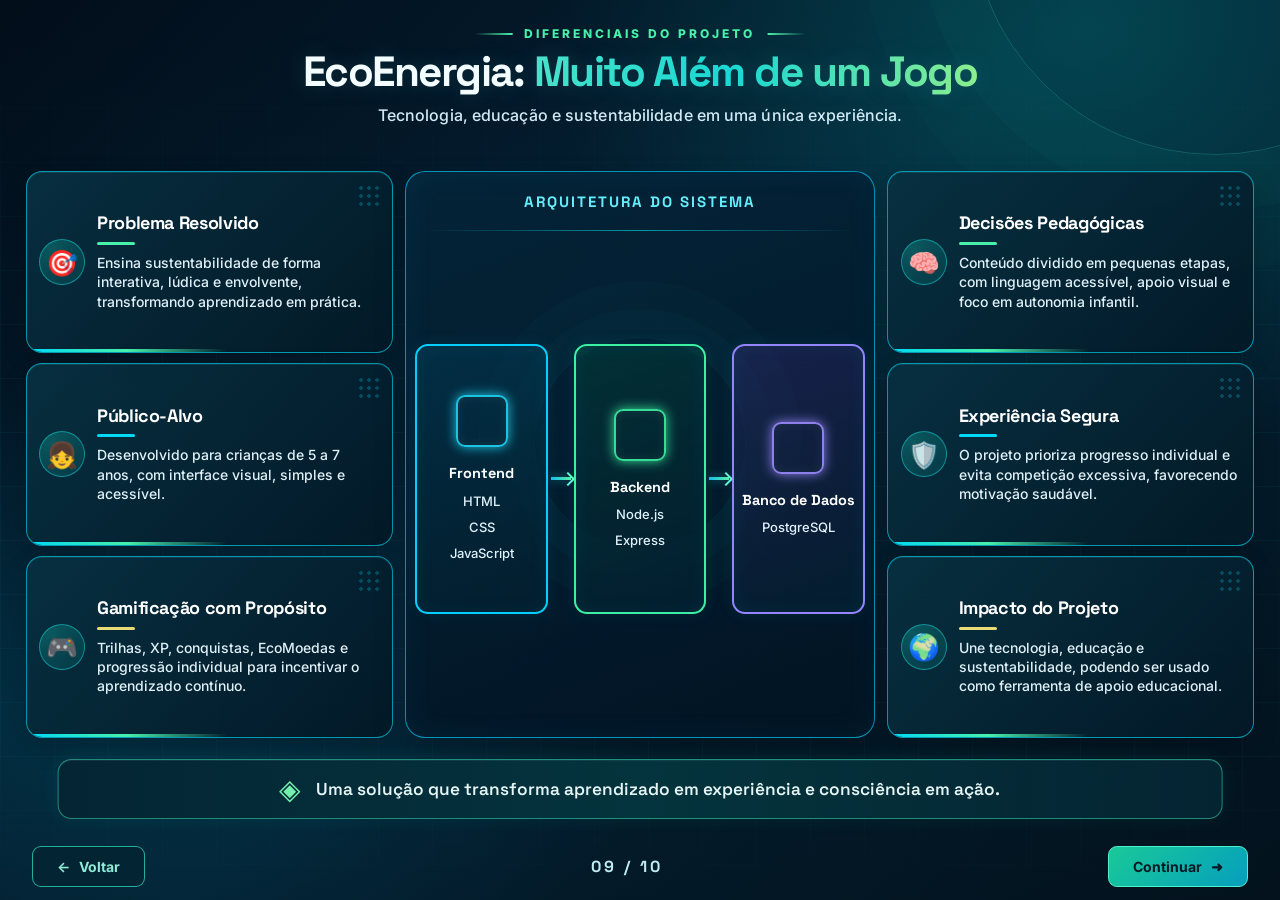
<file: tela9.html>
<!DOCTYPE html>
<html lang="pt-BR">

<head>
    <meta charset="UTF-8">
    <meta name="viewport" content="width=device-width, initial-scale=1.0">
    <title>EcoEnergia | Muito Além de um Jogo</title>

    <link rel="stylesheet" href="tela9.css">
    <script src="tela9.js" defer></script>
    <script src="navegacao.js" defer></script>
</head>

<body>

    <main class="t9-apresentacao">
        <section class="t9-cena" id="tela-9">

            <!-- FUNDO -->
            <div class="t9-fundo" aria-hidden="true"></div>
            <div class="t9-overlay" aria-hidden="true"></div>

            <!-- CABECALHO -->
            <header class="t9-cabecalho">
                <div class="t9-badge-topo">
                    DIFERENCIAIS DO PROJETO
                </div>

                <h1 class="t9-titulo">
                    EcoEnergia:
                    <span>Muito Além de um Jogo</span>
                </h1>

                <p class="t9-subtitulo">
                    Tecnologia, educação e sustentabilidade em uma única experiência.
                </p>
            </header>

            <!-- CONTEUDO PRINCIPAL -->
            <div class="t9-conteudo">

                <!-- COLUNA ESQUERDA -->
                <div class="t9-coluna t9-coluna-esquerda">

                    <article class="t9-card">
                        <div class="t9-card-icone">🎯</div>
                        <div class="t9-card-texto">
                            <h2>Problema Resolvido</h2>
                            <p>
                                Ensina sustentabilidade de forma interativa,
                                lúdica e envolvente, transformando aprendizado em prática.
                            </p>
                        </div>
                    </article>

                    <article class="t9-card">
                        <div class="t9-card-icone">👧</div>
                        <div class="t9-card-texto">
                            <h2>Público-Alvo</h2>
                            <p>
                                Desenvolvido para crianças de 5 a 7 anos,
                                com interface visual, simples e acessível.
                            </p>
                        </div>
                    </article>

                    <article class="t9-card">
                        <div class="t9-card-icone">🎮</div>
                        <div class="t9-card-texto">
                            <h2>Gamificação com Propósito</h2>
                            <p>
                                Trilhas, XP, conquistas, EcoMoedas e progressão individual
                                para incentivar o aprendizado contínuo.
                            </p>
                        </div>
                    </article>

                </div>

                <!-- CENTRO -->
                <div class="t9-centro">

                    <div class="t9-diagrama">
                        <div class="t9-diagrama-titulo">
                            Arquitetura do Sistema
                        </div>

                        <div class="t9-diagrama-blocos">

                            <div class="t9-bloco t9-bloco-frontend">
                                <h3>Frontend</h3>
                                <p>HTML</p>
                                <p>CSS</p>
                                <p>JavaScript</p>
                            </div>

                            <div class="t9-linha t9-linha-1"></div>

                            <div class="t9-bloco t9-bloco-backend">
                                <h3>Backend</h3>
                                <p>Node.js</p>
                                <p>Express</p>
                            </div>

                            <div class="t9-linha t9-linha-2"></div>

                            <div class="t9-bloco t9-bloco-banco">
                                <h3>Banco de Dados</h3>
                                <p>PostgreSQL</p>
                            </div>

                        </div>
                    </div>

                </div>

                <!-- COLUNA DIREITA -->
                <div class="t9-coluna t9-coluna-direita">

                    <article class="t9-card">
                        <div class="t9-card-icone">🧠</div>
                        <div class="t9-card-texto">
                            <h2>Decisões Pedagógicas</h2>
                            <p>
                                Conteúdo dividido em pequenas etapas, com linguagem acessível,
                                apoio visual e foco em autonomia infantil.
                            </p>
                        </div>
                    </article>

                    <article class="t9-card">
                        <div class="t9-card-icone">🛡️</div>
                        <div class="t9-card-texto">
                            <h2>Experiência Segura</h2>
                            <p>
                                O projeto prioriza progresso individual e evita
                                competição excessiva, favorecendo motivação saudável.
                            </p>
                        </div>
                    </article>

                    <article class="t9-card">
                        <div class="t9-card-icone">🌍</div>
                        <div class="t9-card-texto">
                            <h2>Impacto do Projeto</h2>
                            <p>
                                Une tecnologia, educação e sustentabilidade,
                                podendo ser usado como ferramenta de apoio educacional.
                            </p>
                        </div>
                    </article>

                </div>

            </div>

            <!-- FRASE FINAL -->
            <div class="t9-frase-final">
                <p>
                    Uma solução que transforma aprendizado em experiência
                    e consciência em ação.
                </p>
            </div>

            <!-- NAVEGACAO -->
            <nav class="t9-navegacao" aria-label="Navegação da apresentação">

                <a href="tela8.html" class="t9-botao t9-voltar">
                    <span aria-hidden="true">←</span>
                    Voltar
                </a>

                <span class="t9-indicador">09 / 10</span>

                <button type="button" class="t9-botao t9-continuar" id="t9-continuar">
                    Continuar
                    <span aria-hidden="true">➜</span>
                </button>

            </nav>

        </section>
    </main>

</body>

</html>
</file>
<file: style.css>
@import url('https://fonts.googleapis.com/css2?family=Fredoka:wght@400;500;600;700&family=Nunito:wght@400;700;800;900&display=swap');

* {
    margin: 0;
    padding: 0;
    box-sizing: border-box;
}

html,
body {
    width: 100%;
    height: 100%;
}

body {
    overflow: hidden;
    font-family: 'Nunito', sans-serif;
    background: #0d2a22;
}

button {
    font: inherit;
    cursor: pointer;
    border: none;
}


.apresentacao {
    width: 100%;
    height: 100vh;
    height: 100dvh;
    margin: 0;
    padding: 0;
    overflow: hidden;
}


.tela-abertura {
    position: relative;
    width: 100vw;
    height: 100vh;
    height: 100dvh;
    overflow: hidden;
    isolation: isolate;
    background: #75d5ef;
}


/* FUNDO */

.fundo {
    position: absolute;
    inset: 0;
    width: 100%;
    height: 100%;
    z-index: 0;

    background-image: url("assets/telas/fundo-abertura.png");
    background-size: cover;
    background-position: center center;
    background-repeat: no-repeat;

    transform: scale(1.03);
    transition: transform 0.25s ease;
}


.overlay {
    position: absolute;
    inset: 0;
    z-index: 1;
    background:
        linear-gradient(180deg,
            rgba(255, 255, 255, 0.10) 0%,
            rgba(255, 255, 255, 0.04) 40%,
            rgba(255, 255, 255, 0.10) 100%);
    pointer-events: none;
}

/* CONTEÚDO */
.conteudo {
    position: absolute;
    z-index: 5;
    top: 7%;
    left: 50%;
    transform: translateX(-50%);
    width: min(90%, 780px);
    text-align: center;
    display: flex;
    flex-direction: column;
    align-items: center;
}

.tag {
    display: inline-block;
    margin-bottom: 16px;
    padding: 10px 22px;
    border-radius: 999px;
    background: rgba(255, 255, 255, 0.88);
    border: 2px solid #ffffff;
    color: #2f8d61;
    font-size: clamp(10px, 1vw, 14px);
    font-weight: 900;
    letter-spacing: 3px;
    backdrop-filter: blur(3px);
}

.logo {
    font-family: 'Fredoka', sans-serif;
    font-size: clamp(58px, 7vw, 110px);
    line-height: 1;
    letter-spacing: -3px;
    color: #ffffff;
    text-shadow:
        0 4px 0 #2f9a64,
        0 8px 0 #20794e,
        0 16px 22px rgba(19, 96, 58, 0.28);
}

.logo span {
    color: #ffca48;
    text-shadow:
        0 4px 0 #d99720,
        0 8px 0 #b67813,
        0 16px 22px rgba(120, 79, 10, 0.28);
}

.subtitulo {
    margin-top: 14px;
    color: #1f6b48;
    font-size: clamp(18px, 2vw, 30px);
    font-weight: 900;
    text-shadow: 0 2px 0 rgba(255, 255, 255, 0.45);
}

.botoes-principais {
    margin-top: 28px;
    display: flex;
    flex-wrap: wrap;
    justify-content: center;
    gap: 14px;
}

.btn {
    border-radius: 999px;
    transition: transform 0.25s ease, box-shadow 0.25s ease, filter 0.25s ease;
}

.btn:hover {
    transform: translateY(-4px) scale(1.03);
}

.btn:active {
    transform: translateY(2px) scale(0.98);
}

.btn-principal {
    padding: 18px 30px;
    background: linear-gradient(180deg, #95ea52 0%, #53bd44 100%);
    color: #1d5d30;
    border: 4px solid #ebffb2;
    font-size: clamp(15px, 1.4vw, 21px);
    font-weight: 900;
    box-shadow:
        0 8px 0 #30953d,
        0 16px 26px rgba(41, 118, 53, 0.35);
}

.btn-principal span {
    margin-left: 10px;
    font-size: 22px;
}

.btn-principal:hover {
    box-shadow:
        0 12px 0 #30953d,
        0 18px 30px rgba(41, 118, 53, 0.42),
        0 0 20px rgba(191, 255, 109, 0.55);
}

.btn-secundario {
    padding: 16px 24px;
    background: rgba(255, 255, 255, 0.90);
    color: #236948;
    border: 3px solid rgba(255, 255, 255, 0.95);
    font-size: clamp(14px, 1.1vw, 18px);
    font-weight: 800;
    box-shadow: 0 10px 20px rgba(20, 69, 47, 0.18);
    backdrop-filter: blur(5px);
}

/* PERSONAGENS */
.personagem {
    position: absolute;
    z-index: 4;
    bottom: 6%;
    user-select: none;
    pointer-events: none;
    transition: transform 0.2s ease;
    filter: drop-shadow(0 16px 18px rgba(21, 82, 54, 0.28));
}

.lumi {
    left: 4%;
    width: clamp(180px, 22vw, 320px);
    animation: flutuar 3.2s ease-in-out infinite;
}

.capi {
    right: 4%;
    width: clamp(180px, 22vw, 320px);
    animation: flutuar 3.8s ease-in-out infinite;
}

/* PAINEL */
.painel {
    position: absolute;
    z-index: 8;
    left: 50%;
    top: 56%;
    transform: translate(-50%, -50%) scale(0.92);
    width: min(88%, 520px);
    padding: 28px 26px 24px;
    border-radius: 26px;
    background: rgba(255, 248, 233, 0.95);
    border: 4px solid #cf9950;
    box-shadow:
        0 12px 0 #a86f33,
        0 22px 35px rgba(70, 47, 13, 0.25);
    opacity: 0;
    visibility: hidden;
    transition: 0.3s ease;
}

.painel.ativo {
    opacity: 1;
    visibility: visible;
    transform: translate(-50%, -50%) scale(1);
}

.fechar-painel {
    position: absolute;
    top: 10px;
    right: 14px;
    width: 38px;
    height: 38px;
    border-radius: 50%;
    background: #2c7b54;
    color: white;
    font-size: 24px;
    font-weight: 900;
}

.painel h2 {
    color: #2b704d;
    font-family: 'Fredoka', sans-serif;
    font-size: clamp(24px, 2vw, 34px);
    margin-bottom: 14px;
}

.painel p {
    color: #4a503f;
    font-size: clamp(15px, 1.2vw, 18px);
    line-height: 1.6;
    font-weight: 800;
}

/* RODAPÉ */
.rodape-info {
    position: absolute;
    z-index: 5;
    left: 50%;
    bottom: 2.4%;
    transform: translateX(-50%);
    color: #ffffff;
    font-size: clamp(11px, 1vw, 15px);
    font-weight: 900;
    letter-spacing: 3px;
    text-shadow: 0 2px 6px rgba(18, 79, 54, 0.6);
    white-space: nowrap;
}

/* TRANSIÇÃO */
.transicao {
    position: absolute;
    inset: 0;
    z-index: 20;
    background: radial-gradient(circle, rgba(132, 227, 160, 0.95) 0%, rgba(25, 115, 61, 0.98) 100%);
    display: flex;
    align-items: center;
    justify-content: center;
    opacity: 0;
    visibility: hidden;
    transition: 0.5s ease;
}

.transicao.ativa {
    opacity: 1;
    visibility: visible;
}

.transicao-conteudo {
    text-align: center;
    color: white;
    animation: subir 0.8s ease;
}

.transicao-conteudo h2 {
    font-family: 'Fredoka', sans-serif;
    font-size: clamp(32px, 4vw, 60px);
    margin-bottom: 14px;
}

.transicao-conteudo p {
    font-size: clamp(16px, 1.5vw, 22px);
    font-weight: 800;
}

/* ANIMAÇÕES */
@keyframes flutuar {

    0%,
    100% {
        transform: translateY(0);
    }

    50% {
        transform: translateY(-14px);
    }
}

@keyframes subir {
    from {
        opacity: 0;
        transform: translateY(25px);
    }

    to {
        opacity: 1;
        transform: translateY(0);
    }
}

/* RESPONSIVO */
@media (max-width: 900px) {
    .conteudo {
        top: 6%;
        width: 92%;
    }

    .logo {
        font-size: clamp(46px, 8vw, 84px);
    }

    .subtitulo {
        font-size: clamp(16px, 2vw, 24px);
    }

    .lumi,
    .capi {
        width: 26vw;
    }

    .rodape-info {
        letter-spacing: 1px;
    }
}

@media (max-width: 700px) {
    .botoes-principais {
        gap: 10px;
    }

    .btn-principal,
    .btn-secundario {
        width: 100%;
        justify-content: center;
    }

    .lumi,
    .capi {
        width: 29vw;
    }
}
</file>
<file: tela10.css>
/* =====================================================
   ECOENERGIA - TELA 10
   ENCERRAMENTO CINEMATOGRAFICO

   VISUAL ORIGINAL RESTAURADO
   COM CORRECOES NOS NOMES E BOTOES
===================================================== */

@import url('https://fonts.googleapis.com/css2?family=Inter:wght@400;500;600;700;800;900&family=Space+Grotesk:wght@400;500;600;700&display=swap');


/* =====================================================
   CORES
===================================================== */

:root {
    --t10-verde: #388e3c;
    --t10-verde-claro: #8cdb68;
    --t10-verde-menta: #a4f0bd;
    --t10-azul: #003a43;
    --t10-branco: #ffffff;
    --t10-vidro: rgba(5, 48, 41, 0.78);
}


/* =====================================================
   RESET
===================================================== */

* {
    margin: 0;
    padding: 0;
    box-sizing: border-box;
}

html,
body {
    width: 100%;
    min-height: 100%;
}

body {
    font-family: "Inter", sans-serif;
    background: #153a36;
    color: #ffffff;
    overflow: hidden;
}

button,
a {
    font: inherit;
}

button {
    cursor: pointer;
}

a {
    text-decoration: none;
}

button:focus-visible,
a:focus-visible {
    outline: 3px solid #ffffff;
    outline-offset: 4px;
}


/* =====================================================
   APRESENTACAO
===================================================== */

.t10-apresentacao {
    width: 100%;
    min-height: 100vh;
    min-height: 100dvh;
}


/* =====================================================
   CENA PRINCIPAL
===================================================== */

.t10-cena {
    position: relative;
    isolation: isolate;

    width: 100%;
    height: 100vh;
    height: 100dvh;

    overflow: hidden;

    background: #123c3b;
}


/* =====================================================
   CENARIO ORIGINAL
===================================================== */

.t10-fundo {
    position: absolute;
    inset: 0;

    z-index: 0;

    background-image:
        url("assets/telas/fundo-tela-10.png");

    background-position: center center;
    background-repeat: no-repeat;
    background-size: cover;

    animation:
        t10-revelar-cenario 2s ease-out both;
}


/* =====================================================
   CAMADA DE CONTRASTE ORIGINAL
===================================================== */

.t10-overlay {
    position: absolute;
    inset: 0;

    z-index: 1;
    pointer-events: none;

    background:
        linear-gradient(to bottom,
            rgba(0, 30, 35, 0.12) 0%,
            rgba(0, 30, 35, 0.02) 21%,
            rgba(0, 30, 35, 0.09) 46%,
            rgba(0, 25, 24, 0.34) 63%,
            rgba(0, 20, 18, 0.60) 100%);
}


/* =====================================================
   ILUMINACAO DO POR DO SOL
===================================================== */

.t10-luz {
    position: absolute;

    right: 10%;
    top: 18%;

    width: 38vw;
    height: 38vw;

    max-width: 650px;
    max-height: 650px;

    z-index: 2;
    pointer-events: none;

    border-radius: 50%;

    background:
        radial-gradient(circle,
            rgba(255, 246, 183, 0.17) 0%,
            rgba(255, 213, 125, 0.08) 38%,
            transparent 72%);

    animation:
        t10-luz-respirar 7s ease-in-out infinite alternate;
}


/* =====================================================
   LAYOUT PRINCIPAL

   RESTAURA O POSICIONAMENTO CINEMATOGRAFICO
   DA PRIMEIRA VERSAO.

   O HTML NOVO CONTINUA SENDO UTILIZADO.
===================================================== */

.t10-layout {
    position: relative;

    z-index: 5;

    width: 100%;
    height: 100%;
    min-height: 100%;

    display: block;
}


/* =====================================================
   CABECALHO ORIGINAL
===================================================== */

.t10-cabecalho {
    position: absolute;

    top: 3%;
    left: 50%;

    width: 94%;

    transform: translateX(-50%);

    z-index: 5;

    display: flex;
    flex-direction: column;
    align-items: center;

    text-align: center;
}


/* =====================================================
   ETIQUETA "ENCERRAMENTO"
===================================================== */

.t10-etiqueta {
    display: flex;
    align-items: center;
    justify-content: center;

    gap: 24px;

    color: #f2fff2;

    font-size: clamp(12px, 1.1vw, 19px);
    font-weight: 700;

    letter-spacing: 8px;

    text-shadow:
        0 2px 12px rgba(0, 30, 29, 0.6);

    animation:
        t10-entrada-superior 1s 0.2s both;
}

.t10-linha-decorativa {
    width: clamp(38px, 5vw, 90px);
    height: 2px;

    background:
        linear-gradient(90deg,
            transparent,
            rgba(255, 255, 255, 0.9));
}

.t10-linha-decorativa:last-child {
    transform: rotate(180deg);
}


/* =====================================================
   LOGOTIPO ORIGINAL - GRANDE
===================================================== */

.t10-logo {
    position: relative;

    display: inline-flex;
    align-items: baseline;
    justify-content: center;

    margin-top: clamp(14px, 2.2vh, 28px);

    padding: 0 44px 13px 8px;

    font-family: "Space Grotesk", sans-serif;

    font-size: clamp(65px, 7vw, 128px);
    font-weight: 700;

    line-height: 1.12;
    letter-spacing: -5px;

    filter:
        drop-shadow(0 3px 6px rgba(255, 255, 255, 0.15));

    animation:
        t10-entrada-logo 1.5s 0.5s both;
}


/* ECO */

.t10-logo-eco {
    background:
        linear-gradient(135deg,
            #7cbe35,
            #347e32 80%);

    background-clip: text;
    -webkit-background-clip: text;

    color: transparent;
}


/* ENERGIA */

.t10-logo-energia {
    background:
        linear-gradient(135deg,
            #024b58,
            #002e3a 80%);

    background-clip: text;
    -webkit-background-clip: text;

    color: transparent;
}


/* FOLHA DO LOGOTIPO */

.t10-logo-folha {
    position: absolute;

    top: -8%;
    right: 0;

    font-size: 0.45em;
    letter-spacing: normal;

    transform: rotate(-17deg);

    filter:
        drop-shadow(0 4px 4px rgba(0, 50, 25, 0.2));
}


/* CURVA VERDE ORIGINAL */

.t10-logo::after {
    content: "";

    position: absolute;

    left: 27%;
    bottom: 0;

    width: 59%;
    height: 17px;

    border-bottom: 6px solid #268956;
    border-radius: 0 0 50% 50%;

    transform: rotate(-2deg);
}


/* =====================================================
   TITULO ORIGINAL
===================================================== */

.t10-titulo {
    margin-top: clamp(10px, 1.5vh, 24px);

    font-family: "Space Grotesk", sans-serif;

    font-size: clamp(36px, 3.6vw, 68px);
    font-weight: 700;

    line-height: 1.06;
    letter-spacing: -1.6px;

    color: #00343c;

    text-shadow:
        0 2px 8px rgba(255, 244, 191, 0.20);

    animation:
        t10-entrada-mensagem 1.1s 1.2s both;
}

.t10-titulo span {
    display: block;

    color: #277d24;
}


/* =====================================================
   SUBTITULO ORIGINAL
===================================================== */

.t10-subtitulo {
    margin-top: 12px;

    font-size: clamp(17px, 1.4vw, 26px);
    font-weight: 600;

    letter-spacing: 1.8px;

    color: #073f4a;

    text-shadow:
        0 1px 9px rgba(255, 255, 255, 0.40);

    animation:
        t10-entrada-mensagem 1s 1.7s both;
}


/* =====================================================
   AGRADECIMENTO ORIGINAL

   POSICAO CINEMATOGRAFICA DE ANTES
===================================================== */

.t10-agradecimento {
    position: absolute;

    top: 50%;
    left: 50%;

    transform: translateX(-50%);

    width: max-content;
    max-width: 87%;

    z-index: 6;

    display: flex;
    justify-content: center;
    align-items: center;

    gap: 14px;

    padding: 12px 32px;

    background:
        linear-gradient(90deg,
            rgba(5, 83, 53, 0.90),
            rgba(7, 65, 50, 0.86),
            rgba(5, 83, 53, 0.90));

    border: 1.5px solid rgba(191, 246, 165, 0.78);
    border-radius: 100px;

    box-shadow:
        0 0 18px rgba(61, 180, 67, 0.23),
        inset 0 1px 0 rgba(255, 255, 255, 0.27);

    backdrop-filter: blur(9px);

    animation:
        t10-entrada-agradecimento 1s 2.15s both;
}

.t10-agradecimento-icone {
    font-size: clamp(21px, 1.7vw, 32px);
}

.t10-agradecimento p {
    color: #ffffff;

    font-size: clamp(17px, 1.45vw, 25px);
    font-weight: 700;

    line-height: 1.2;
    text-align: center;

    text-shadow:
        0 1px 4px rgba(0, 0, 0, 0.3);
}


/* =====================================================
   EQUIPE - POSICAO ORIGINAL

   A AREA TERMINA ANTES DO RODAPE.
===================================================== */

.t10-equipe {
    position: absolute;

    top: 61.5%;
    left: 50%;

    transform: translateX(-50%);

    width: 88%;
    height: 25%;

    z-index: 7;

    display: flex;
    flex-direction: column;

    gap: 0;
}


/* =====================================================
   CABECALHO DA EQUIPE
===================================================== */

.t10-equipe-cabecalho {
    display: flex;
    align-items: center;
    justify-content: center;

    gap: 20px;

    width: 100%;
    height: 17%;

    flex-shrink: 0;

    animation:
        t10-entrada-equipe 1s 2.5s both;
}

.t10-equipe-cabecalho h2 {
    color: #ffffff;

    font-family: "Space Grotesk", sans-serif;

    font-size: clamp(14px, 1.3vw, 23px);
    font-weight: 700;

    letter-spacing: 5px;
    white-space: nowrap;

    text-shadow:
        0 2px 8px rgba(0, 0, 0, 0.8);
}

.t10-equipe-linha {
    width: min(12%, 130px);
    height: 2px;

    background:
        linear-gradient(90deg,
            transparent,
            rgba(255, 255, 255, 0.9));
}

.t10-equipe-linha:last-child {
    transform: rotate(180deg);
}


/* =====================================================
   CINCO CARDS - ESTILO ORIGINAL
===================================================== */

.t10-equipe-cards {
    display: grid;

    grid-template-columns:
        repeat(5, minmax(0, 1fr));

    gap: clamp(9px, 1.1vw, 21px);

    width: 100%;
    height: 83%;

    align-items: stretch;
}


/* =====================================================
   CARDS VERDES TRANSPARENTES
===================================================== */

.t10-integrante {
    position: relative;

    display: flex;
    flex-direction: column;
    align-items: center;
    justify-content: center;

    gap: 7px;

    min-width: 0;
    min-height: 0;

    padding: 9px 8px;

    overflow: hidden;

    background:
        linear-gradient(145deg,
            rgba(13, 82, 59, 0.84),
            rgba(3, 50, 45, 0.87));

    border: 1.5px solid rgba(221, 255, 196, 0.82);
    border-radius: 17px;

    box-shadow:
        0 8px 21px rgba(0, 22, 20, 0.22),
        inset 0 1px 0 rgba(255, 255, 255, 0.22);

    backdrop-filter: blur(12px);

    transition:
        transform 0.35s ease,
        border-color 0.35s ease,
        box-shadow 0.35s ease;
}


/* BRILHO SUPERIOR */

.t10-integrante::before {
    content: "";

    position: absolute;

    top: 0;
    left: 15%;

    width: 70%;
    height: 2px;

    background:
        linear-gradient(90deg,
            transparent,
            rgba(255, 255, 255, 0.85),
            transparent);
}


/* HOVER */

.t10-integrante:hover {
    transform: translateY(-5px);

    border-color: #ffffff;

    box-shadow:
        0 0 26px rgba(140, 255, 173, 0.25),
        0 15px 25px rgba(0, 22, 20, 0.3);
}


/* =====================================================
   ICONES DOS INTEGRANTES
===================================================== */

.t10-integrante-icone {
    flex-shrink: 0;

    display: flex;
    align-items: center;
    justify-content: center;

    width: clamp(43px, 3.7vw, 62px);
    height: clamp(43px, 3.7vw, 62px);

    border: 2px solid rgba(247, 255, 245, 0.9);
    border-radius: 50%;

    background: rgba(6, 63, 55, 0.5);

    box-shadow:
        0 0 12px rgba(188, 250, 203, 0.12);
}

.t10-integrante-icone span {
    font-size: clamp(23px, 2.2vw, 35px);
    line-height: 1;
    color: #f5fff1;
}


/* =====================================================
   NOMES E RAs ATUALIZADOS
===================================================== */

.t10-integrante-dados {
    width: 100%;
    min-width: 0;

    display: flex;
    flex-direction: column;
    align-items: center;
    justify-content: center;

    gap: 6px;

    text-align: center;
    color: #ffffff;
}


/* NOMES MAIORES */

.t10-integrante-dados h3 {
    font-family: "Inter", sans-serif;

    font-size: clamp(15px, 1.18vw, 20px);
    font-weight: 800;

    line-height: 1.20;

    color: #ffffff;

    overflow-wrap: break-word;
    text-wrap: balance;

    text-shadow:
        0 2px 5px rgba(0, 0, 0, 0.65);
}


/* RA MAIOR */

.t10-integrante-dados p {
    font-size: clamp(14px, 1.04vw, 18px);
    font-weight: 700;

    line-height: 1.2;
    color: #e9ffdf;

    text-shadow:
        0 1px 4px rgba(0, 0, 0, 0.6);
}


/* =====================================================
   ANIMACAO DOS CARDS
===================================================== */

.t10-integrante:nth-child(1) {
    animation: t10-aparecer-card 0.8s 2.7s both;
}

.t10-integrante:nth-child(2) {
    animation: t10-aparecer-card 0.8s 2.85s both;
}

.t10-integrante:nth-child(3) {
    animation: t10-aparecer-card 0.8s 3s both;
}

.t10-integrante:nth-child(4) {
    animation: t10-aparecer-card 0.8s 3.15s both;
}

.t10-integrante:nth-child(5) {
    animation: t10-aparecer-card 0.8s 3.3s both;
}


/* =====================================================
   RODAPE INDEPENDENTE

   AQUI ESTA A PRINCIPAL CORRECAO.

   O RODAPE FICA NO FINAL DA TELA,
   SEM UTILIZAR O TOP ANTIGO QUE CAUSAVA
   SOBREPOSICAO COM OS CARDS.
===================================================== */

.t10-rodape {
    position: absolute;

    left: 3%;
    right: 3%;

    bottom: 2.2%;
    top: auto;

    z-index: 20;

    width: auto;
}


/* =====================================================
   NAVEGACAO

   OS BOTOES FICAM DENTRO DO RODAPE.
   NAO POSSUEM POSICIONAMENTO ABSOLUTO.
===================================================== */

.t10-navegacao {
    position: relative;

    top: auto;
    bottom: auto;
    left: auto;
    right: auto;

    width: 100%;

    display: flex;
    align-items: center;
    justify-content: space-between;

    gap: 20px;

    animation:
        t10-entrada-navegacao 1s 3.7s both;
}


/* =====================================================
   BOTOES - VISUAL ORIGINAL
===================================================== */

.t10-botao {
    display: inline-flex;
    align-items: center;
    justify-content: center;

    gap: 12px;

    min-width: 170px;

    padding: 11px 25px;

    border: 1.5px solid #e3f5d0;
    border-radius: 100px;

    background:
        linear-gradient(135deg,
            rgba(5, 64, 53, 0.94),
            rgba(0, 45, 46, 0.95));

    color: #ffffff;

    font-size: clamp(14px, 1.12vw, 20px);
    font-weight: 700;

    white-space: nowrap;

    box-shadow:
        0 5px 18px rgba(0, 20, 18, 0.25),
        inset 0 1px 0 rgba(255, 255, 255, 0.16);

    backdrop-filter: blur(10px);

    transition:
        transform 0.25s ease,
        background 0.25s ease,
        box-shadow 0.25s ease;
}

.t10-botao span {
    font-size: 1.5em;
    line-height: 0.8;
}

.t10-botao:hover {
    transform: translateY(-4px);

    background:
        linear-gradient(135deg,
            #14764e,
            #00635f);

    box-shadow:
        0 0 23px rgba(140, 240, 160, 0.3);
}


/* =====================================================
   PARTICULAS CINEMATOGRAFICAS
===================================================== */

.t10-particulas {
    position: absolute;
    inset: 0;

    z-index: 8;
    pointer-events: none;

    overflow: hidden;
}

.t10-particula {
    position: absolute;

    border-radius: 50%;

    background: rgba(255, 241, 169, 0.8);

    box-shadow:
        0 0 10px rgba(255, 231, 130, 0.65);

    pointer-events: none;
}


/* =====================================================
   ANIMACOES ORIGINAIS
===================================================== */

@keyframes t10-revelar-cenario {
    from {
        opacity: 0;
        transform: scale(1.08);
        filter: brightness(0.55);
    }

    to {
        opacity: 1;
        transform: scale(1);
        filter: brightness(1);
    }
}


@keyframes t10-luz-respirar {
    from {
        opacity: 0.55;
        transform: scale(0.94);
    }

    to {
        opacity: 1;
        transform: scale(1.07);
    }
}


@keyframes t10-entrada-superior {
    from {
        opacity: 0;
        translate: 0 -25px;
    }

    to {
        opacity: 1;
        translate: 0 0;
    }
}


@keyframes t10-entrada-logo {
    from {
        opacity: 0;
        transform: scale(0.76);
        filter: blur(8px);
    }

    to {
        opacity: 1;
        transform: scale(1);
        filter: blur(0);
    }
}


@keyframes t10-entrada-mensagem {
    from {
        opacity: 0;
        translate: 0 24px;
    }

    to {
        opacity: 1;
        translate: 0 0;
    }
}


@keyframes t10-entrada-agradecimento {
    from {
        opacity: 0;
        transform: translateX(-50%) scale(0.9);
    }

    to {
        opacity: 1;
        transform: translateX(-50%) scale(1);
    }
}


@keyframes t10-entrada-equipe {
    from {
        opacity: 0;
        translate: 0 18px;
    }

    to {
        opacity: 1;
        translate: 0 0;
    }
}


@keyframes t10-aparecer-card {
    from {
        opacity: 0;
        transform: translateY(35px) scale(0.92);
    }

    to {
        opacity: 1;
        transform: translateY(0) scale(1);
    }
}


@keyframes t10-entrada-navegacao {
    from {
        opacity: 0;
        translate: 0 25px;
    }

    to {
        opacity: 1;
        translate: 0 0;
    }
}


/* =====================================================
   NOTEBOOKS MENORES
===================================================== */

@media (min-width: 901px) and (max-width: 1250px) {

    .t10-cabecalho {
        top: 2%;
    }

    .t10-logo {
        font-size: clamp(60px, 6.3vw, 85px);
        margin-top: 9px;
    }

    .t10-titulo {
        font-size: clamp(33px, 3.3vw, 48px);
        margin-top: 7px;
    }

    .t10-subtitulo {
        font-size: 16px;
        margin-top: 7px;
    }

    .t10-agradecimento {
        top: 49%;
        padding: 10px 25px;
    }

    .t10-equipe {
        width: 94%;
        top: 61%;
        height: 25%;
    }

    .t10-equipe-cards {
        gap: 8px;
    }

    .t10-integrante {
        padding: 8px 6px;
        gap: 5px;
    }

    .t10-integrante-icone {
        width: 42px;
        height: 42px;
    }

    .t10-integrante-icone span {
        font-size: 25px;
    }

    .t10-integrante-dados h3 {
        font-size: clamp(13px, 1.3vw, 16px);
    }

    .t10-integrante-dados p {
        font-size: clamp(12px, 1.1vw, 15px);
    }

    .t10-rodape {
        bottom: 2%;
    }

    .t10-botao {
        padding: 9px 18px;
        font-size: 14px;
    }
}


/* =====================================================
   TELAS COM POUCA ALTURA

   COMPACTA O CABECALHO PARA PRESERVAR
   O ESPACO DOS CARDS E DO RODAPE.
===================================================== */

@media (min-width: 901px) and (max-height: 720px) {

    .t10-cabecalho {
        top: 1.5%;
    }

    .t10-etiqueta {
        font-size: 11px;
        letter-spacing: 5px;
    }

    .t10-logo {
        margin-top: 5px;
        font-size: clamp(55px, 6vw, 89px);
        padding-bottom: 9px;
    }

    .t10-titulo {
        font-size: clamp(29px, 3vw, 48px);
        margin-top: 7px;
    }

    .t10-subtitulo {
        margin-top: 7px;
        font-size: 15px;
    }

    .t10-agradecimento {
        top: 48%;
        padding: 8px 21px;
    }

    .t10-agradecimento p {
        font-size: 16px;
    }

    .t10-equipe {
        top: 60%;
        height: 26%;
    }

    .t10-equipe-cabecalho h2 {
        font-size: 14px;
        letter-spacing: 4px;
    }

    .t10-integrante {
        gap: 4px;
        padding: 7px 6px;
    }

    .t10-integrante-icone {
        width: 38px;
        height: 38px;
    }

    .t10-integrante-icone span {
        font-size: 23px;
    }

    .t10-integrante-dados {
        gap: 4px;
    }

    .t10-integrante-dados h3 {
        font-size: clamp(12px, 1.12vw, 15px);
    }

    .t10-integrante-dados p {
        font-size: clamp(12px, 1vw, 14px);
    }

    .t10-rodape {
        bottom: 1.5%;
    }

    .t10-botao {
        padding: 8px 16px;
        font-size: 13px;
    }
}


/* =====================================================
   TABLETS E CELULARES

   LAYOUT EM FLUXO PARA EVITAR SOBREPOSICOES
===================================================== */

@media (max-width: 900px) {

    body {
        overflow: auto;
    }

    .t10-apresentacao,
    .t10-cena {
        min-height: 100dvh;
        height: auto;
    }

    .t10-cena {
        overflow: visible;
    }

    .t10-fundo,
    .t10-overlay,
    .t10-luz {
        position: fixed;
    }

    .t10-layout {
        position: relative;

        display: flex;
        flex-direction: column;
        align-items: center;

        gap: 24px;

        width: 100%;
        height: auto;
        min-height: 100dvh;

        padding: 24px 18px 30px;
    }

    .t10-cabecalho {
        position: relative;

        top: auto;
        left: auto;

        transform: none;

        width: 100%;
    }

    .t10-etiqueta {
        font-size: 12px;
        letter-spacing: 4px;
    }

    .t10-logo {
        font-size: clamp(55px, 9vw, 95px);

        letter-spacing: -3px;
        padding-right: 33px;
    }

    .t10-titulo {
        font-size: clamp(35px, 5vw, 55px);
    }

    .t10-subtitulo {
        font-size: 17px;
    }

    .t10-agradecimento {
        position: relative;

        top: auto;
        left: auto;

        transform: none;

        width: 100%;
        max-width: 650px;
    }

    .t10-agradecimento p {
        font-size: 17px;
    }

    .t10-equipe {
        position: relative;

        top: auto;
        left: auto;

        transform: none;

        width: 100%;
        height: auto;

        gap: 15px;
    }

    .t10-equipe-cabecalho {
        height: auto;
    }

    .t10-equipe-cabecalho h2 {
        font-size: 16px;
        letter-spacing: 3px;
    }

    .t10-equipe-cards {
        grid-template-columns:
            repeat(3, minmax(0, 1fr));

        gap: 12px;

        height: auto;
    }

    .t10-integrante {
        min-height: 170px;
        padding: 18px 9px;
    }

    .t10-integrante-icone {
        width: 58px;
        height: 58px;
    }

    .t10-integrante-icone span {
        font-size: 35px;
    }

    .t10-integrante-dados h3 {
        font-size: 16px;
    }

    .t10-integrante-dados p {
        font-size: 14px;
    }

    .t10-rodape {
        position: relative;

        top: auto;
        bottom: auto;
        left: auto;
        right: auto;

        width: 100%;
        margin-top: auto;
    }

    .t10-navegacao {
        position: relative;
        width: 100%;
    }

    .t10-botao {
        font-size: 14px;
    }

    /* ANIMACAO COMPATIVEL COM O LAYOUT MOVEL */

    .t10-agradecimento {
        animation:
            t10-entrada-agradecimento-mobile 1s 2.15s both;
    }
}


/* =====================================================
   CELULARES PEQUENOS
===================================================== */

@media (max-width: 560px) {

    .t10-layout {
        gap: 21px;
        padding: 22px 12px 25px;
    }

    .t10-etiqueta {
        font-size: 10px;
        letter-spacing: 3px;
        gap: 12px;
    }

    .t10-linha-decorativa {
        width: 25px;
    }

    .t10-logo {
        font-size: clamp(46px, 10vw, 64px);
        padding-right: 24px;
        letter-spacing: -2px;
    }

    .t10-logo::after {
        border-bottom-width: 4px;
    }

    .t10-titulo {
        font-size: clamp(30px, 7vw, 39px);
        letter-spacing: -0.8px;
    }

    .t10-subtitulo {
        font-size: 14px;
        letter-spacing: 0.5px;
    }

    .t10-agradecimento {
        gap: 9px;
        padding: 12px 14px;
    }

    .t10-agradecimento p {
        font-size: 14px;
    }

    .t10-equipe-cabecalho h2 {
        font-size: 12px;
        letter-spacing: 2px;
        text-align: center;
    }

    .t10-equipe-linha {
        width: 20px;
    }

    .t10-equipe-cards {
        grid-template-columns:
            repeat(2, minmax(0, 1fr));
    }

    .t10-integrante {
        min-height: 145px;
    }

    .t10-integrante-dados h3 {
        font-size: 14px;
    }

    .t10-integrante-dados p {
        font-size: 13px;
    }

    .t10-navegacao {
        gap: 8px;
    }

    .t10-botao {
        min-width: 0;
        padding: 11px 12px;
        font-size: 12px;
        gap: 5px;
    }

    .t10-botao span {
        font-size: 18px;
    }
}


/* =====================================================
   ANIMACAO DO AGRADECIMENTO NO CELULAR
===================================================== */

@keyframes t10-entrada-agradecimento-mobile {
    from {
        opacity: 0;
        transform: scale(0.9);
    }

    to {
        opacity: 1;
        transform: scale(1);
    }
}


/* =====================================================
   ACESSIBILIDADE
===================================================== */

@media (prefers-reduced-motion: reduce) {

    *,
    *::before,
    *::after {
        animation-duration: 0.01ms !important;
        animation-iteration-count: 1 !important;
        transition-duration: 0.01ms !important;
    }
}
</file>
<file: tela2.css>
@import url('https://fonts.googleapis.com/css2?family=Fredoka:wght@400;500;600;700&family=Nunito:wght@600;700;800;900&display=swap');

/* =========================
   CONFIGURACOES GERAIS
========================= */

* {
    margin: 0;
    padding: 0;
    box-sizing: border-box;
}

html,
body {
    width: 100%;
    min-height: 100%;
}

body {
    font-family: 'Nunito', sans-serif;
    background: #153a2a;
    overflow: hidden;
}

button,
a {
    font: inherit;
}

button {
    cursor: pointer;
}

a {
    text-decoration: none;
}

button:focus-visible,
a:focus-visible {
    outline: 4px solid #ffe77a;
    outline-offset: 4px;
}

[hidden] {
    display: none !important;
}

/* =========================
   CENARIO PRINCIPAL
========================= */

.t2-cena {
    position: relative;
    width: 100vw;
    height: 100vh;
    height: 100dvh;
    overflow: hidden;
    isolation: isolate;
}

.t2-fundo {
    position: absolute;
    inset: 0;
    z-index: -3;

    background-image:
        url("assets/telas/fundo-tela-2.png");

    background-position: center;
    background-size: cover;
    background-repeat: no-repeat;

    animation: t2-aproximar 1.3s ease-out both;
}

.t2-vinheta {
    position: absolute;
    inset: 0;
    z-index: -2;

    pointer-events: none;

    background: linear-gradient(180deg,
            rgba(9, 24, 19, 0.26),
            transparent 43%,
            rgba(8, 31, 25, 0.50));
}

/* =========================
   PLACA DO TITULO
========================= */

.t2-placa {
    position: absolute;
    z-index: 2;

    top: 3.5%;
    left: 2.8%;

    width: min(32%, 450px);
    padding: 18px 21px 19px;

    text-align: center;

    background: linear-gradient(130deg,
            #fff8e8,
            #f6ddae);

    border: 5px solid #a66c2f;
    outline: 2px solid #f5c26d;
    border-radius: 21px;

    box-shadow:
        0 9px 0 #71411f,
        0 18px 32px #2415077a;

    animation: t2-entrar 0.6s ease-out both;
}

.t2-etapa {
    font-size: clamp(9px, 0.85vw, 12px);
    letter-spacing: 0.13em;
    color: #2c8150;
    font-weight: 900;
}

.t2-placa h1 {
    margin: 7px 0;

    font-family: 'Fredoka', sans-serif;
    font-size: clamp(24px, 2.5vw, 40px);
    font-weight: 700;
    line-height: 1.07;

    color: #266846;
}

.t2-placa h1 span {
    display: block;
    color: #a7672e;
}

.t2-placa p {
    margin: 0;
    color: #51442d;

    font-size: clamp(11px, 1.06vw, 16px);
    font-weight: 800;
    line-height: 1.3;
}

/* =========================
   PROGRESSO DA MISSAO
========================= */

.t2-progresso {
    position: absolute;
    z-index: 3;

    top: 3.5%;
    right: 2.7%;

    padding: 11px 15px;

    color: white;
    background: #153b35e6;

    border: 2px solid #ffffff99;
    border-radius: 999px;

    font-size: clamp(12px, 1.1vw, 16px);
    font-weight: 900;

    box-shadow: 0 6px 13px #0006;
}

/* =========================
   ALERTAS CLICAVEIS
========================= */

.t2-ponto {
    position: absolute;
    z-index: 5;

    display: flex;
    align-items: center;
    gap: 9px;

    min-height: 52px;
    padding: 5px 10px 5px 6px;

    border: 2px solid white;
    border-radius: 100px;

    background: #172827ed;
    color: white;

    font-size: clamp(11px, 1.1vw, 16px);
    font-weight: 900;
    white-space: nowrap;

    box-shadow: 0 8px 23px #0008;

    transition:
        transform 0.25s ease,
        background 0.25s ease,
        box-shadow 0.25s ease;

    animation: t2-entrar 0.5s ease-out backwards;
}

.t2-ponto:hover,
.t2-ponto:focus-visible {
    transform: translateY(-5px) scale(1.045);

    background: #1a5941;

    box-shadow:
        0 13px 29px #0009,
        0 0 0 4px #bbf68988;
}

.t2-simbolo {
    display: grid;
    place-items: center;

    width: 38px;
    height: 38px;

    border-radius: 50%;
    background: #687979;

    font-size: 20px;
}

.t2-alerta {
    display: grid;
    place-items: center;

    width: 28px;
    height: 28px;

    border-radius: 50%;
    border: 2px solid #ffc0a7;

    background: #f15a46;
    color: white;

    font-weight: 900;
}

/* MARCACAO DOS ALERTAS CONCLUIDOS */

.t2-ponto.visitado .t2-alerta {
    background: #36b965;
    border-color: #b2ffc5;
    font-size: 0;
}

.t2-ponto.visitado .t2-alerta::after {
    content: "✓";
    font-size: 16px;
}

/* POSICOES DOS ALERTAS */

.t2-ar {
    left: 49%;
    top: 22%;
    animation-delay: 0.1s;
}

.t2-energia {
    right: 2.5%;
    top: 38%;
    animation-delay: 0.2s;
}

.t2-agua {
    left: 38%;
    top: 56%;
    animation-delay: 0.3s;
}

.t2-lixo {
    right: 6%;
    top: 67%;
    animation-delay: 0.4s;
}

/* =========================
   PERSONAGENS
========================= */

.t2-personagem {
    position: absolute;
    z-index: 3;

    width: clamp(145px, 20vw, 290px);
    max-height: 52%;

    object-fit: contain;
    pointer-events: none;
    user-select: none;

    filter: drop-shadow(0 13px 15px #163d3199);

    animation: t2-balanco 3.2s ease-in-out infinite;
}

.t2-lumi {
    left: 1%;
    bottom: 12%;
}

.t2-capi {
    right: 1%;
    bottom: 12%;
    animation-delay: -0.8s;
}

/* =========================
   FALA DA LUMI
========================= */

.t2-fala {
    position: absolute;
    z-index: 4;

    left: 19%;
    bottom: 14%;

    width: min(28%, 390px);
    padding: 16px 17px 12px;

    background: #fffcf0ee;
    border: 3px solid white;
    border-radius: 20px;

    box-shadow: 0 10px 22px #0006;
}

.t2-nome {
    position: absolute;
    top: -18px;
    left: 15px;

    padding: 3px 22px;

    background: linear-gradient(#53c5ef,
            #0d74b4);

    color: white;

    font-size: 12px;
    font-weight: 900;
    border-radius: 22px;
}

.t2-fala p {
    margin: 0;
    color: #1d5063;

    font-size: clamp(12px, 1.3vw, 18px);
    line-height: 1.35;
    font-weight: 800;
}

/* =========================
   NAVEGACAO
========================= */

.t2-navegacao {
    position: absolute;
    z-index: 7;

    bottom: 3%;
    left: 2.5%;
    right: 2.5%;

    display: flex;
    align-items: center;
    justify-content: space-between;
    gap: 15px;

    pointer-events: none;
}

.t2-navegacao>* {
    pointer-events: auto;
}

.t2-botao {
    display: inline-flex;
    align-items: center;
    justify-content: center;
    gap: 8px;

    padding: 14px 23px;

    border: 3px solid #eaf6b5;
    border-radius: 100px;

    font-size: clamp(13px, 1.23vw, 18px);
    font-weight: 900;

    transition:
        transform 0.2s ease,
        filter 0.2s ease;
}

.t2-botao:hover {
    transform: translateY(-4px) scale(1.03);
    filter: brightness(1.08);
}

.t2-voltar {
    background: white;
    color: #1b6945;

    box-shadow:
        0 7px 0 #3a9060,
        0 13px 20px #102a275d;
}

.t2-continuar,
.t2-entendi {
    color: #185e35;

    background: linear-gradient(#a9f15c,
            #55c146);

    box-shadow:
        0 7px 0 #308f3e,
        0 13px 22px #102a275d;
}

.t2-numero {
    padding: 7px 17px;
    background: #fffde9df;
    border-radius: 100px;

    color: #216841;
    font-weight: 900;
    letter-spacing: 0.15em;
}

/* =========================
   PAINEL DE EXPLICACAO
========================= */

.t2-modal-fundo {
    position: fixed;
    z-index: 20;
    inset: 0;

    display: grid;
    place-items: center;

    padding: 18px;

    background: #051810bd;
    backdrop-filter: blur(7px);
}

.t2-modal {
    position: relative;

    width: min(93vw, 560px);
    padding: 30px 31px 26px;

    border: 5px solid #bb8540;
    border-radius: 27px;
    outline: 2px solid #ffe29c;

    background: linear-gradient(135deg,
            #fffdf0,
            #f5e0bc);

    box-shadow:
        0 13px 0 #83552d,
        0 25px 50px #0008;

    animation: t2-entrar 0.25s ease-out;
}

.t2-modal-etiqueta {
    display: inline-block;

    padding: 7px 14px;
    border-radius: 50px;

    background: #e0f8d7;
    color: #287044;

    font-size: 11px;
    font-weight: 900;
    letter-spacing: 0.11em;
}

.t2-modal h2 {
    margin: 16px 35px 12px 0;

    color: #226b42;

    font-family: 'Fredoka', sans-serif;
    font-size: clamp(26px, 3vw, 37px);
    line-height: 1.1;
}

.t2-modal p {
    color: #384c3e;
    font-size: 16px;
    font-weight: 800;
    line-height: 1.5;
}

.t2-dica {
    margin: 16px 0;
    padding: 13px 17px;

    border-left: 5px solid #63aa40;
    border-radius: 10px;

    background: #e7f6dc;
    color: #255b3c;

    font-weight: 900;
    line-height: 1.4;
}

.t2-fechar {
    position: absolute;
    top: 10px;
    right: 12px;

    width: 43px;
    height: 43px;

    border: none;
    border-radius: 50%;

    background: #25794b;
    color: white;

    font-size: 29px;
}

.t2-entendi {
    margin-top: 5px;
}

/* =========================
   ANIMACOES
========================= */

@keyframes t2-aproximar {
    from {
        opacity: 0;
        transform: scale(1.06);
        filter: blur(5px);
    }

    to {
        opacity: 1;
        transform: scale(1);
        filter: blur(0);
    }
}

@keyframes t2-entrar {
    from {
        opacity: 0;
        translate: 0 20px;
    }

    to {
        opacity: 1;
        translate: 0 0;
    }
}

@keyframes t2-balanco {

    0%,
    100% {
        translate: 0 0;
    }

    50% {
        translate: 0 -12px;
    }
}

/* =========================
   RESPONSIVIDADE
========================= */

@media (max-width: 850px) {

    .t2-placa {
        width: 41%;
        padding: 10px 12px;
    }

    .t2-placa h1 {
        font-size: clamp(20px, 3vw, 29px);
    }

    .t2-ponto {
        padding: 4px 7px;
        gap: 5px;
        min-height: 38px;
    }

    .t2-simbolo {
        width: 30px;
        height: 30px;
        font-size: 16px;
    }

    .t2-alerta {
        width: 23px;
        height: 23px;
    }

    .t2-fala {
        left: 20%;
        width: 36%;
        padding: 10px;
    }

    .t2-lumi,
    .t2-capi {
        width: 24%;
    }
}

@media (max-width: 600px) {

    body {
        overflow: auto;
    }

    .t2-cena {
        min-height: 820px;
    }

    .t2-placa {
        top: 1.5%;
        left: 3%;
        width: 61%;
    }

    .t2-placa h1 {
        font-size: 23px;
    }

    .t2-progresso {
        top: 3%;
        right: 2%;
        padding: 7px;
        font-size: 10px;
    }

    .t2-ponto {
        font-size: 11px;
    }

    .t2-ar {
        top: 28%;
        left: 34%;
    }

    .t2-energia {
        top: 39%;
        right: 2%;
    }

    .t2-agua {
        top: 54%;
        left: 28%;
    }

    .t2-lixo {
        top: 65%;
        right: 3%;
    }

    .t2-fala {
        bottom: 13%;
        left: 27%;
        width: 47%;
    }

    .t2-lumi,
    .t2-capi {
        bottom: 11%;
        width: 29%;
    }

    .t2-navegacao {
        bottom: 1.5%;
    }

    .t2-botao {
        padding: 9px 12px;
        font-size: 12px;
    }

    .t2-numero {
        font-size: 11px;
        padding: 5px 8px;
    }

    .t2-modal {
        padding: 23px;
    }
}

@media (prefers-reduced-motion: reduce) {

    *,
    *::before,
    *::after {
        animation-duration: 0.01ms !important;
        animation-iteration-count: 1 !important;
        transition-duration: 0.01ms !important;
    }
}
</file>
<file: tela3.css>
/* ==========================================
   ECOENERGIA - TELA 3
   CONHECA NOSSA SOLUCAO
========================================== */

@import url('https://fonts.googleapis.com/css2?family=Fredoka:wght@400;500;600;700&family=Nunito:wght@400;600;700;800;900&display=swap');

/* ==========================================
   CONFIGURACOES GERAIS
========================================== */

* {
    margin: 0;
    padding: 0;
    box-sizing: border-box;
}

html,
body {
    width: 100%;
    height: 100%;
}

body {
    font-family: 'Nunito', sans-serif;
    background: #143b2c;
    overflow: hidden;
}

button,
a {
    font: inherit;
}

button {
    cursor: pointer;
}

a {
    text-decoration: none;
}

[hidden] {
    display: none !important;
}

button:focus-visible,
a:focus-visible {
    outline: 4px solid #ffe77a;
    outline-offset: 4px;
}

/* ==========================================
   APRESENTACAO
========================================== */

.t3-apresentacao {
    width: 100%;
    height: 100vh;
    height: 100dvh;
}

.t3-cena {
    position: relative;
    width: 100%;
    height: 100vh;
    height: 100dvh;
    overflow: hidden;
    isolation: isolate;
}

/* ==========================================
   CENARIO 3D
========================================== */

.t3-fundo {
    position: absolute;
    inset: 0;
    z-index: 0;

    background-image: url("assets/telas/fundo-tela-3.png");
    background-position: center;
    background-size: cover;
    background-repeat: no-repeat;

    animation: t3-entrada-cenario 1.5s ease-out both;
}

.t3-iluminacao {
    position: absolute;
    inset: 0;
    z-index: 1;
    pointer-events: none;

    background:
        radial-gradient(circle at 75% 12%,
            rgba(255, 246, 165, 0.13),
            transparent 30%),
        linear-gradient(180deg,
            rgba(3, 48, 44, 0.06) 0%,
            transparent 40%,
            rgba(9, 48, 26, 0.16) 100%);

    animation: t3-brilho 5s ease-in-out infinite alternate;
}

/* ==========================================
   CABECALHO
========================================== */

.t3-cabecalho {
    position: absolute;
    top: 2.5%;
    left: 50%;
    transform: translateX(-50%);
    z-index: 5;

    width: min(60%, 760px);

    text-align: center;
}

/* PLACA DE MADEIRA */

.t3-placa-logo {
    position: relative;
    padding: 11px 28px 16px;

    border: 5px solid #9f602b;
    border-radius: 24px;

    background:
        repeating-linear-gradient(0deg,
            transparent 0px,
            transparent 22px,
            rgba(101, 48, 15, 0.09) 23px,
            transparent 27px),
        linear-gradient(180deg,
            #b8793d 0%,
            #955622 45%,
            #754016 100%);

    box-shadow:
        inset 0 3px 0 #e6b574,
        inset 0 -5px 0 #623512,
        0 9px 0 #633811,
        0 18px 30px rgba(35, 20, 8, 0.4);

    animation: t3-descer 0.9s ease-out both;
}

/* FOLHAS DECORATIVAS */

.t3-placa-logo::before,
.t3-placa-logo::after {
    content: "";
    position: absolute;

    width: 45px;
    height: 30px;

    border-radius: 0 100% 0 100%;

    background: linear-gradient(135deg,
            #c4f675,
            #4aaa39);

    box-shadow: 8px 5px 0 #3b9431;
}

.t3-placa-logo::before {
    top: -12px;
    left: -12px;
    transform: rotate(-25deg);
}

.t3-placa-logo::after {
    top: -9px;
    right: -12px;
    transform: rotate(65deg);
}

/* ETIQUETA */

.t3-etiqueta {
    display: inline-block;
    padding: 5px 17px;

    background: #fff5d8;
    border: 2px solid #efd295;
    border-radius: 100px;

    color: #348250;
    font-size: clamp(9px, 0.9vw, 13px);
    font-weight: 900;
    letter-spacing: 2px;
}

/* LOGOTIPO */

.t3-logo {
    margin-top: 3px;

    font-family: 'Fredoka', sans-serif;
    font-size: clamp(45px, 5.2vw, 78px);
    font-weight: 700;
    letter-spacing: -3px;
    line-height: 1.1;

    color: #73e44b;

    -webkit-text-stroke: 1.5px #176e32;

    text-shadow:
        0 4px 0 #145d2c,
        0 7px 0 #104927,
        0 12px 15px #21130999;
}

.t3-logo span {
    color: #ffd34c;
    -webkit-text-stroke: 1.5px #af6e12;

    text-shadow:
        0 4px 0 #b87815,
        0 7px 0 #94540c,
        0 12px 15px #21130999;
}

/* SUBTITULO */

.t3-subtitulo {
    margin-top: 5px;

    color: #fff5d5;
    font-size: clamp(11px, 1.2vw, 18px);
    font-weight: 900;
    line-height: 1.2;

    text-shadow: 0 2px 4px #4b240d;
}

/* ==========================================
   QUADRO PRINCIPAL
========================================== */

.t3-painel-principal {
    position: absolute;
    z-index: 3;

    left: 50%;
    top: 29%;
    transform: translateX(-50%);

    width: min(64%, 990px);
    height: 55%;

    display: grid;
    grid-template-rows: auto minmax(0, 1fr) auto;
    gap: 10px;

    padding: 15px;

    border: 9px solid #a96931;
    border-radius: 30px;

    background:
        linear-gradient(140deg,
            #f9efd5,
            #ebd3a0);

    box-shadow:
        inset 0 0 0 4px #ffdfa0,
        0 12px 0 #74401b,
        0 22px 40px rgba(36, 23, 9, 0.48);

    animation: t3-subir 1s 0.25s both;
}

/* MOLDURA INTERNA */

.t3-painel-principal::before {
    content: "";
    position: absolute;
    inset: 5px;
    border-radius: 18px;
    border: 2px solid #c89458;
    pointer-events: none;
}

/* ==========================================
   TITULO DO QUADRO
========================================== */

.t3-painel-titulo {
    text-align: center;
    position: relative;
    z-index: 1;
}

.t3-painel-titulo h2 {
    font-family: 'Fredoka', sans-serif;
    font-size: clamp(18px, 2.2vw, 32px);
    font-weight: 700;

    color: #27764b;

    text-shadow: 0 2px 0 #ffffff;
}

.t3-painel-titulo p {
    margin-top: 2px;

    color: #7f6038;
    font-size: clamp(10px, 1vw, 15px);
    font-weight: 900;
}

/* ==========================================
   CONTAINER DOS CARDS
========================================== */

.t3-cards {
    position: relative;
    z-index: 2;

    display: grid;
    grid-template-columns: repeat(3, minmax(0, 1fr));
    gap: 12px;

    min-height: 0;
}

/* ==========================================
   ESTILO GERAL DOS CARDS
========================================== */

.t3-card {
    position: relative;
    overflow: hidden;

    display: flex;
    flex-direction: column;
    align-items: center;
    justify-content: center;

    min-width: 0;
    min-height: 0;

    padding: 12px 10px;

    border: 4px solid #ffffff;
    border-radius: 23px;

    text-align: center;

    box-shadow:
        0 7px 0 rgba(66, 54, 35, 0.22),
        0 12px 19px rgba(51, 52, 35, 0.18),
        inset 0 3px 0 rgba(255, 255, 255, 0.7);

    transition:
        transform 0.28s ease,
        box-shadow 0.28s ease,
        filter 0.28s ease;
}

/* BRILHO DOS CARDS */

.t3-card::before {
    content: "";

    position: absolute;
    top: -80%;
    left: -90%;

    width: 60%;
    height: 260%;

    background: linear-gradient(90deg,
            transparent,
            rgba(255, 255, 255, 0.42),
            transparent);

    transform: rotate(25deg);
    transition: left 0.65s ease;

    pointer-events: none;
}

.t3-card:hover::before {
    left: 150%;
}

.t3-card:hover {
    transform: translateY(-9px) scale(1.03);

    box-shadow:
        0 13px 0 rgba(66, 54, 35, 0.22),
        0 20px 30px rgba(51, 52, 35, 0.28),
        0 0 20px rgba(255, 255, 255, 0.7);
}

.t3-card:active {
    transform: translateY(2px) scale(0.98);
}

/* ==========================================
   CARD APRENDER - AZUL
========================================== */

.t3-card-aprender {
    background: linear-gradient(180deg,
            #b8f2ff,
            #77d6f6 60%,
            #5fbce8);
}

.t3-card-aprender h3 {
    color: #075d9b;
}

.t3-card-aprender .t3-card-acao {
    background: linear-gradient(#1ca3f3,
            #086fc5);

    box-shadow: 0 5px 0 #075a9d;
}

/* ==========================================
   CARD JOGAR - AMARELO
========================================== */

.t3-card-jogar {
    background: linear-gradient(180deg,
            #fff8ad,
            #ffe182 60%,
            #ffd063);
}

.t3-card-jogar h3 {
    color: #a15b0e;
}

.t3-card-jogar .t3-card-acao {
    background: linear-gradient(#ffad21,
            #f07808);

    box-shadow: 0 5px 0 #af5208;
}

/* ==========================================
   CARD EVOLUIR - VERDE
========================================== */

.t3-card-evoluir {
    background: linear-gradient(180deg,
            #c7ffb8,
            #a1ed8b 60%,
            #83d873);
}

.t3-card-evoluir h3 {
    color: #277b2d;
}

.t3-card-evoluir .t3-card-acao {
    background: linear-gradient(#7add48,
            #30b947);

    box-shadow: 0 5px 0 #208a39;
}

/* ==========================================
   CONTEUDO DOS CARDS
========================================== */

.t3-card-icone {
    display: grid;
    place-items: center;

    width: clamp(55px, 6vw, 84px);
    height: clamp(55px, 6vw, 84px);

    margin-bottom: 5px;

    border-radius: 22px;

    background: rgba(255, 255, 255, 0.62);

    box-shadow:
        inset 0 3px 6px #ffffff,
        0 6px 12px #00000015;

    font-size: clamp(32px, 3.5vw, 52px);

    transition: transform 0.3s ease;
}

.t3-card:hover .t3-card-icone {
    transform: rotate(-8deg) scale(1.13);
}

.t3-card h3 {
    font-family: 'Fredoka', sans-serif;
    font-size: clamp(20px, 2.1vw, 32px);
    font-weight: 700;
    line-height: 1.1;
}

.t3-card p {
    max-width: 95%;
    margin: 7px 0 13px;

    color: #355047;
    font-size: clamp(11px, 1.1vw, 16px);
    font-weight: 900;
    line-height: 1.3;
}

.t3-card-acao {
    display: inline-block;

    padding: 9px 23px;
    border: 2px solid #ffffff;
    border-radius: 100px;

    color: white;
    font-family: 'Fredoka', sans-serif;
    font-size: clamp(13px, 1.3vw, 18px);
    font-weight: 600;

    text-shadow: 0 2px 3px #00000035;

    transition: transform 0.2s ease;
}

.t3-card:hover .t3-card-acao {
    transform: scale(1.08);
}

/* ==========================================
   RODAPE DO PAINEL
========================================== */

.t3-painel-rodape {
    position: relative;
    z-index: 1;

    display: flex;
    align-items: center;
    justify-content: space-around;
    gap: 8px;

    padding: 7px 6px;

    border-radius: 12px;

    background: linear-gradient(180deg,
            #ab7138,
            #7c461e);

    box-shadow: inset 0 2px 3px #e3af73;
}

.t3-painel-rodape span {
    flex: 1;

    color: #fff5d9;
    font-size: clamp(9px, 0.9vw, 14px);
    font-weight: 900;
    text-align: center;

    text-shadow: 0 2px 3px #532805;
}

/* ==========================================
   LUMI E CAPI
========================================== */

.t3-personagem {
    position: absolute;
    z-index: 4;

    bottom: 8%;

    object-fit: contain;

    user-select: none;
    pointer-events: none;

    filter:
        drop-shadow(0 15px 17px rgba(11, 64, 47, 0.4));
}

/* LUMI - ESQUERDA */

.t3-lumi {
    left: 0.5%;
    width: clamp(175px, 21vw, 340px);
    max-height: 59%;

    animation:
        t3-entrada-lumi 1s ease-out both,
        t3-flutuar 3.4s 1s ease-in-out infinite;
}

/* CAPI - DIREITA */

.t3-capi {
    right: 0.5%;
    width: clamp(175px, 20vw, 325px);
    max-height: 56%;

    animation:
        t3-entrada-capi 1s ease-out both,
        t3-flutuar 3.8s 1s ease-in-out infinite;
}

/* ==========================================
   NAVEGACAO
========================================== */

.t3-navegacao {
    position: absolute;
    z-index: 8;

    left: 2.5%;
    right: 2.5%;
    bottom: 2.4%;

    display: flex;
    align-items: center;
    justify-content: space-between;

    gap: 15px;
}

.t3-botao {
    display: inline-flex;
    justify-content: center;
    align-items: center;

    padding: 13px 26px;

    border: 3px solid #e8f8c1;
    border-radius: 100px;

    font-family: 'Fredoka', sans-serif;
    font-size: clamp(14px, 1.3vw, 19px);
    font-weight: 600;

    transition:
        transform 0.2s ease,
        box-shadow 0.2s ease,
        filter 0.2s ease;
}

.t3-botao:hover {
    transform: translateY(-5px) scale(1.04);
    filter: brightness(1.06);
}

.t3-botao:active {
    transform: translateY(2px);
}

/* VOLTAR */

.t3-voltar {
    background: linear-gradient(#ffffff,
            #e7f4e6);

    color: #256c45;

    box-shadow:
        0 6px 0 #4c9962,
        0 12px 19px #00000045;
}

/* CONTINUAR */

.t3-continuar,
.t3-entendi {
    background: linear-gradient(#b0f66b,
            #53c446);

    color: #1b6335;

    box-shadow:
        0 6px 0 #2c903c,
        0 12px 19px #00000045;
}

/* INDICADOR */

.t3-indicador {
    padding: 8px 19px;

    background: #fff9deed;
    border: 2px solid #ffffff;
    border-radius: 100px;

    color: #267447;
    font-size: 15px;
    font-weight: 900;
    letter-spacing: 2px;

    box-shadow: 0 5px 13px #00000035;
}

/* ==========================================
   MODAL - PAINEL EXPLICATIVO
========================================== */

.t3-modal-fundo {
    position: fixed;
    inset: 0;
    z-index: 30;

    display: flex;
    align-items: center;
    justify-content: center;

    padding: 20px;

    background: rgba(4, 26, 19, 0.78);
    backdrop-filter: blur(8px);
}

.t3-modal {
    position: relative;

    width: min(92vw, 550px);
    max-height: 90vh;
    overflow-y: auto;

    padding: 29px 32px;

    border: 6px solid #b17b3c;
    border-radius: 29px;

    background:
        linear-gradient(145deg,
            #fffdf0,
            #f4dfba);

    box-shadow:
        inset 0 0 0 3px #ffe3a4,
        0 12px 0 #795024,
        0 25px 50px #00000075;

    text-align: center;

    animation: t3-modal-aparecer 0.35s ease-out;
}

/* FECHAR */

.t3-fechar {
    position: absolute;
    top: 10px;
    right: 12px;

    width: 42px;
    height: 42px;

    border: none;
    border-radius: 50%;

    background: #237e4a;
    color: white;

    font-size: 28px;
    font-weight: 900;

    transition: transform 0.2s ease;
}

.t3-fechar:hover {
    transform: rotate(90deg) scale(1.1);
}

/* ETIQUETA */

.t3-modal-etiqueta {
    display: inline-block;

    padding: 7px 17px;

    border-radius: 100px;
    background: #e2f8d3;

    color: #287448;
    font-size: 11px;
    font-weight: 900;
    letter-spacing: 2px;
}

/* ICONE */

.t3-modal-icone {
    margin: 13px auto 8px;

    font-size: 55px;
}

/* TITULO */

.t3-modal h2 {
    margin-bottom: 14px;

    font-family: 'Fredoka', sans-serif;
    font-size: clamp(27px, 3vw, 40px);

    color: #26744b;
}

/* TEXTO */

.t3-modal p {
    color: #465542;

    font-size: clamp(15px, 1.3vw, 18px);
    line-height: 1.6;
    font-weight: 800;
}

/* DESTAQUE */

.t3-modal-destaque {
    margin: 20px 0;
    padding: 16px;

    border-radius: 16px;
    border-left: 6px solid #52ae44;

    background: #e5f7d9;

    color: #246241;
    font-size: 16px;
    font-weight: 900;
    line-height: 1.5;

    text-align: left;
}

.t3-entendi {
    margin-top: 6px;
}

/* ==========================================
   ANIMACOES
========================================== */

@keyframes t3-entrada-cenario {

    from {
        opacity: 0;
        transform: scale(1.08);
        filter: blur(7px);
    }

    to {
        opacity: 1;
        transform: scale(1);
        filter: blur(0);
    }
}

@keyframes t3-brilho {

    from {
        opacity: 0.55;
    }

    to {
        opacity: 1;
    }
}

@keyframes t3-descer {

    from {
        opacity: 0;
        translate: 0 -70px;
    }

    to {
        opacity: 1;
        translate: 0 0;
    }
}

@keyframes t3-subir {

    from {
        opacity: 0;
        translate: 0 80px;
    }

    to {
        opacity: 1;
        translate: 0 0;
    }
}

@keyframes t3-entrada-lumi {

    from {
        opacity: 0;
        translate: -120px 0;
    }

    to {
        opacity: 1;
        translate: 0 0;
    }
}

@keyframes t3-entrada-capi {

    from {
        opacity: 0;
        translate: 120px 0;
    }

    to {
        opacity: 1;
        translate: 0 0;
    }
}

@keyframes t3-flutuar {

    0%,
    100% {
        translate: 0 0;
    }

    50% {
        translate: 0 -13px;
    }
}

@keyframes t3-modal-aparecer {

    from {
        opacity: 0;
        transform: translateY(35px) scale(0.9);
    }

    to {
        opacity: 1;
        transform: translateY(0) scale(1);
    }
}

/* ==========================================
   RESPONSIVIDADE - NOTEBOOK
========================================== */

@media (max-width: 1100px) {

    .t3-cabecalho {
        width: 67%;
    }

    .t3-painel-principal {
        width: 69%;
        padding: 11px;
    }

    .t3-cards {
        gap: 8px;
    }

    .t3-lumi,
    .t3-capi {
        width: 23%;
    }

    .t3-card {
        padding: 9px 6px;
    }

    .t3-card p {
        margin: 6px 0 9px;
    }
}

/* ==========================================
   TELAS BAIXAS
========================================== */

@media (max-height: 680px) and (min-width: 781px) {

    .t3-cabecalho {
        top: 1.5%;
    }

    .t3-placa-logo {
        padding: 6px 15px 9px;
    }

    .t3-logo {
        font-size: clamp(41px, 4.3vw, 65px);
    }

    .t3-painel-principal {
        top: 28%;
        height: 57%;
        padding: 9px;
        gap: 5px;
    }

    .t3-painel-titulo h2 {
        font-size: 23px;
    }

    .t3-card-icone {
        width: 48px;
        height: 48px;
        margin-bottom: 3px;
        font-size: 30px;
    }

    .t3-card h3 {
        font-size: 22px;
    }

    .t3-card p {
        margin: 4px 0 7px;
        font-size: 11px;
    }

    .t3-card-acao {
        padding: 6px 13px;
        font-size: 13px;
    }

    .t3-personagem {
        bottom: 8%;
        max-height: 52%;
    }
}

/* ==========================================
   TABLET E CELULAR
========================================== */

@media (max-width: 780px) {

    body {
        overflow: auto;
    }

    .t3-apresentacao {
        height: auto;
    }

    .t3-cena {
        min-height: 100dvh;
        height: auto;

        display: flex;
        flex-direction: column;
        align-items: center;

        padding: 20px 15px 25px;
        gap: 22px;
    }

    .t3-fundo {
        position: fixed;
    }

    .t3-iluminacao {
        position: fixed;
    }

    .t3-cabecalho {
        position: relative;
        top: auto;
        left: auto;
        transform: none;

        width: min(100%, 600px);
    }

    .t3-placa-logo {
        padding: 14px 18px;
    }

    .t3-logo {
        font-size: clamp(42px, 9vw, 68px);
    }

    .t3-painel-principal {
        position: relative;
        top: auto;
        left: auto;
        transform: none;

        order: 2;

        width: min(100%, 600px);
        height: auto;
        padding: 14px;

        display: flex;
        flex-direction: column;
        gap: 15px;
    }

    .t3-cards {
        grid-template-columns: 1fr;
        gap: 13px;
    }

    .t3-card {
        min-height: 190px;
        padding: 16px;
    }

    .t3-card-icone {
        width: 64px;
        height: 64px;
    }

    .t3-card h3 {
        font-size: 26px;
    }

    .t3-card p {
        font-size: 14px;
    }

    .t3-painel-rodape {
        flex-wrap: wrap;
    }

    .t3-painel-rodape span {
        flex: 1 1 100%;
        font-size: 12px;
    }

    .t3-personagem {
        position: relative;
        bottom: auto;
        left: auto;
        right: auto;

        width: 42%;
        max-width: 210px;
        max-height: none;

        object-fit: contain;
    }

    .t3-lumi {
        order: 1;
        align-self: flex-start;
    }

    .t3-capi {
        order: 3;
        align-self: flex-end;
    }

    .t3-navegacao {
        position: relative;
        left: auto;
        right: auto;
        bottom: auto;

        order: 4;

        width: 100%;
    }

    .t3-botao {
        padding: 11px 15px;
        font-size: 14px;
    }
}

/* ==========================================
   ACESSIBILIDADE
========================================== */

@media (prefers-reduced-motion: reduce) {

    *,
    *::before,
    *::after {
        animation-duration: 0.01ms !important;
        animation-iteration-count: 1 !important;
        transition-duration: 0.01ms !important;
    }
}


/* ==========================================
   CARD EXPLORADO
========================================== */

.t3-card.t3-visitado {
    border-color: #eaffaa;
}

.t3-card.t3-visitado::after {
    content: "✓";

    position: absolute;
    top: 9px;
    right: 11px;

    display: grid;
    place-items: center;

    width: 27px;
    height: 27px;

    border-radius: 50%;

    background: #2eaf58;
    color: white;

    font-size: 17px;
    font-weight: 900;

    box-shadow: 0 3px 8px #0003;
}
</file>
<file: tela5.css>
/* ==========================================
   ECOENERGIA - TELA 5
   APRENDER BRINCANDO

   QUIZ + RECOMPENSAS
   ESTILO CINEMATOGRAFICO 3D
========================================== */

@import url('https://fonts.googleapis.com/css2?family=Fredoka:wght@400;500;600;700&family=Nunito:wght@600;700;800;900&display=swap');

/* ==========================================
   CONFIGURACOES GERAIS
========================================== */

* {
    margin: 0;
    padding: 0;
    box-sizing: border-box;
}

html,
body {
    width: 100%;
    height: 100%;
}

body {
    font-family: 'Nunito', sans-serif;
    background: #12392d;
    overflow: hidden;
}

img {
    display: block;
    max-width: 100%;
}

button,
a {
    font: inherit;
}

button {
    cursor: pointer;
    border: none;
}

a {
    text-decoration: none;
}

button:focus-visible,
a:focus-visible {
    outline: 4px solid #fff28a;
    outline-offset: 4px;
}

/* ==========================================
   APRESENTACAO
========================================== */

.t5-apresentacao {
    width: 100%;
    height: 100vh;
    height: 100dvh;
}

.t5-cena {
    position: relative;

    width: 100%;
    height: 100vh;
    height: 100dvh;

    overflow: hidden;
    isolation: isolate;
}

/* ==========================================
   CENARIO DE FUNDO
========================================== */

.t5-fundo {
    position: absolute;
    inset: 0;

    z-index: 0;

    background-image:
        url("assets/telas/fundo-tela-5.png");

    background-size: cover;
    background-position: center center;
    background-repeat: no-repeat;

    animation:
        t5-entrada-cenario 1.5s ease-out both;
}

/* ILUMINACAO CINEMATOGRAFICA */

.t5-iluminacao {
    position: absolute;
    inset: 0;

    z-index: 1;

    pointer-events: none;

    background:
        radial-gradient(circle at 75% 16%,
            rgba(255, 249, 174, 0.18),
            transparent 28%),
        linear-gradient(180deg,
            rgba(0, 53, 47, 0.04) 0%,
            transparent 40%,
            rgba(5, 48, 31, 0.2) 100%);
}

/* ==========================================
   TITULO SUPERIOR
========================================== */

.t5-cabecalho {
    position: absolute;

    top: 2%;
    left: 50%;

    transform: translateX(-50%);

    width: min(43%, 620px);

    z-index: 8;
}

.t5-placa-titulo {
    position: relative;

    padding: 12px 22px 15px;

    text-align: center;

    border: 5px solid #8b4d1d;
    border-radius: 28px;

    background:
        repeating-linear-gradient(0deg,
            transparent 0px,
            transparent 18px,
            rgba(89, 49, 20, 0.10) 20px,
            transparent 23px),
        linear-gradient(180deg,
            #b8783f,
            #985720 60%,
            #7b4318);

    box-shadow:
        inset 0 3px 0 #ebb679,
        inset 0 -4px 0 #683715,
        0 8px 0 #6a3a18,
        0 20px 34px rgba(23, 11, 3, 0.35);

    animation:
        t5-entrada-titulo 0.9s ease-out both;
}

/* FOLHAS DECORATIVAS */

.t5-placa-titulo::before,
.t5-placa-titulo::after {
    content: "";

    position: absolute;

    width: 44px;
    height: 28px;

    border-radius: 0 100% 0 100%;

    background:
        linear-gradient(135deg,
            #c4f56c,
            #42a338);

    box-shadow: 8px 5px 0 #2f7d2d;
}

.t5-placa-titulo::before {
    top: -10px;
    left: 12px;

    transform: rotate(-28deg);
}

.t5-placa-titulo::after {
    top: -10px;
    right: 12px;

    transform: rotate(62deg);
}

/* TEXTO DO TITULO */

.t5-placa-titulo h1 {
    font-family: 'Fredoka', sans-serif;

    font-size: clamp(32px, 3.4vw, 58px);
    font-weight: 700;
    line-height: 1.05;

    color: #ffcb44;

    -webkit-text-stroke: 1px #8f5312;

    text-shadow:
        0 4px 0 #ab6410,
        0 7px 0 #864407,
        0 13px 18px rgba(32, 14, 4, 0.5);
}

.t5-placa-titulo h1 span {
    color: #72e84d;

    -webkit-text-stroke: 1px #1b6f33;

    text-shadow:
        0 4px 0 #2f943f,
        0 7px 0 #155e29,
        0 13px 18px rgba(32, 14, 4, 0.5);
}

.t5-placa-titulo p {
    margin-top: 7px;

    color: #fff6e0;

    font-size: clamp(11px, 1vw, 16px);
    font-weight: 900;
    line-height: 1.3;

    text-shadow: 0 2px 3px #5a2b0e;
}

/* ==========================================
   PAINEL CENTRAL DO QUIZ

   AREA EXCLUSIVA DO PAINEL
   PARA EVITAR SOBREPOSICOES
========================================== */

.t5-area-quiz {
    position: absolute;

    left: 17%;
    top: 25%;

    width: 55%;
    height: 59%;

    z-index: 5;

    display: flex;
    align-items: center;
    justify-content: center;

    pointer-events: none;

    animation:
        t5-entrada-quiz 1s 0.3s ease-out both;
}

.t5-painel-quiz {
    width: 100%;
    height: 100%;

    max-width: 100%;
    max-height: 100%;

    object-fit: contain;

    user-select: none;
    pointer-events: none;

    filter:
        drop-shadow(0 16px 24px rgba(22, 35, 12, 0.36));
}

/* ==========================================
   PAINEL DE RECOMPENSAS

   CANTO SUPERIOR DIREITO
========================================== */

.t5-area-recompensas {
    position: absolute;

    right: 1%;
    top: 22%;

    width: 24%;
    height: 40%;

    z-index: 6;

    display: flex;
    align-items: center;
    justify-content: center;

    pointer-events: none;

    animation:
        t5-entrada-recompensas 1s 1.15s ease-out both;
}

.t5-painel-recompensas {
    width: 100%;
    height: 100%;

    max-width: 100%;
    max-height: 100%;

    object-fit: contain;

    user-select: none;
    pointer-events: none;

    filter:
        drop-shadow(0 14px 20px rgba(39, 24, 7, 0.35));
}

/* ==========================================
   PERSONAGENS
========================================== */

.t5-personagem {
    position: absolute;

    object-fit: contain;

    user-select: none;
    pointer-events: none;

    filter:
        drop-shadow(0 14px 18px rgba(10, 48, 30, 0.38));
}

/* ==========================================
   LUMI - CANTO INFERIOR ESQUERDO

   NAO INVADE A AREA DO QUIZ
========================================== */

.t5-lumi {
    left: 0.5%;
    bottom: 9%;

    width: 15%;
    height: 43%;

    z-index: 4;

    object-position: bottom center;

    animation:
        t5-entrada-lumi 1s 0.45s ease-out both,
        t5-flutuar 3.6s 1.5s ease-in-out infinite;
}

/* ==========================================
   CAPI - CANTO INFERIOR DIREITO

   ABAIXO DO PAINEL DE RECOMPENSAS
========================================== */

.t5-capi {
    right: 1%;
    bottom: 9%;

    width: 17%;
    height: 27%;

    z-index: 7;

    object-position: bottom center;

    animation:
        t5-entrada-capi 1s 0.9s ease-out both,
        t5-pular 3s 1.9s ease-in-out infinite;
}

/* ==========================================
   NAVEGACAO INFERIOR
========================================== */

.t5-navegacao {
    position: absolute;

    left: 2.5%;
    right: 2.5%;
    bottom: 2.5%;

    z-index: 10;

    display: flex;
    align-items: center;
    justify-content: space-between;

    gap: 14px;

    animation:
        t5-entrada-navegacao 0.9s 1.2s both;
}

/* BOTOES */

.t5-botao {
    display: inline-flex;
    align-items: center;
    justify-content: center;

    gap: 8px;

    padding: 13px 25px;

    border: 3px solid #eaf7be;
    border-radius: 100px;

    font-family: 'Fredoka', sans-serif;
    font-size: clamp(14px, 1.2vw, 19px);
    font-weight: 600;

    transition:
        transform 0.22s ease,
        filter 0.22s ease;
}

.t5-botao:hover {
    transform:
        translateY(-4px) scale(1.04);

    filter: brightness(1.08);
}

.t5-botao:active {
    transform: translateY(2px);
}

/* VOLTAR */

.t5-voltar {
    background:
        linear-gradient(#ffffff,
            #ebf6e8);

    color: #236742;

    box-shadow:
        0 7px 0 #49915e,
        0 13px 20px rgba(0, 0, 0, 0.25);
}

/* CONTINUAR */

.t5-continuar {
    background:
        linear-gradient(#b5f665,
            #54c345);

    color: #1b6334;

    box-shadow:
        0 7px 0 #2e8c3a,
        0 13px 20px rgba(0, 0, 0, 0.25);
}

/* INDICADOR DE TELA */

.t5-indicador {
    padding: 8px 18px;

    border: 2px solid #ffffff;
    border-radius: 100px;

    background: rgba(255, 249, 223, 0.93);

    color: #266d44;

    font-size: 15px;
    font-weight: 900;
    letter-spacing: 2px;

    box-shadow:
        0 6px 14px rgba(0, 0, 0, 0.2);
}

/* ==========================================
   ANIMACOES
========================================== */

/* CENARIO */

@keyframes t5-entrada-cenario {
    from {
        opacity: 0;
        transform: scale(1.06);
        filter: blur(6px);
    }

    to {
        opacity: 1;
        transform: scale(1);
        filter: blur(0);
    }
}

/* TITULO */

@keyframes t5-entrada-titulo {
    from {
        opacity: 0;
        translate: 0 -55px;
    }

    to {
        opacity: 1;
        translate: 0 0;
    }
}

/* QUIZ */

@keyframes t5-entrada-quiz {
    from {
        opacity: 0;
        transform: scale(0.88);
        filter: blur(6px);
    }

    to {
        opacity: 1;
        transform: scale(1);
        filter: blur(0);
    }
}

/* RECOMPENSAS */

@keyframes t5-entrada-recompensas {
    from {
        opacity: 0;
        translate: 65px 0;
        scale: 0.86;
    }

    to {
        opacity: 1;
        translate: 0 0;
        scale: 1;
    }
}

/* LUMI */

@keyframes t5-entrada-lumi {
    from {
        opacity: 0;
        translate: -110px 0;
    }

    to {
        opacity: 1;
        translate: 0 0;
    }
}

/* CAPI */

@keyframes t5-entrada-capi {
    from {
        opacity: 0;
        translate: 90px 0;
    }

    to {
        opacity: 1;
        translate: 0 0;
    }
}

/* FLUTUACAO DA LUMI */

@keyframes t5-flutuar {

    0%,
    100% {
        translate: 0 0;
    }

    50% {
        translate: 0 -10px;
    }
}

/* COMEMORACAO DA CAPI */

@keyframes t5-pular {

    0%,
    100% {
        translate: 0 0;
    }

    50% {
        translate: 0 -9px;
    }
}

/* NAVEGACAO */

@keyframes t5-entrada-navegacao {
    from {
        opacity: 0;
        translate: 0 25px;
    }

    to {
        opacity: 1;
        translate: 0 0;
    }
}

/* ==========================================
   NOTEBOOKS MENORES

   MANTER QUIZ GRANDE
========================================== */

@media (max-width: 1200px) and (min-width: 781px) {

    .t5-cabecalho {
        width: 46%;
    }

    .t5-placa-titulo {
        padding: 10px 14px;
    }

    .t5-placa-titulo h1 {
        font-size: clamp(30px, 3.2vw, 46px);
    }

    .t5-area-quiz {
        left: 16%;
        top: 25%;

        width: 56%;
        height: 58%;
    }

    .t5-area-recompensas {
        right: 0.5%;
        top: 23%;

        width: 25%;
        height: 39%;
    }

    .t5-lumi {
        width: 14%;
        height: 40%;
    }

    .t5-capi {
        width: 16%;
        height: 26%;
    }
}

/* ==========================================
   TELAS COM POUCA ALTURA
========================================== */

@media (max-height: 680px) and (min-width: 781px) {

    .t5-cabecalho {
        top: 1%;
    }

    .t5-placa-titulo {
        padding: 7px 13px 9px;
    }

    .t5-placa-titulo h1 {
        font-size: clamp(28px, 3vw, 44px);
    }

    .t5-placa-titulo p {
        font-size: 11px;
    }

    .t5-area-quiz {
        top: 24%;
        height: 60%;
    }

    .t5-area-recompensas {
        top: 23%;
        height: 38%;
    }

    .t5-lumi {
        height: 39%;
    }

    .t5-capi {
        height: 25%;
    }

    .t5-botao {
        padding: 9px 17px;
        font-size: 14px;
    }

    .t5-indicador {
        padding: 5px 13px;
        font-size: 13px;
    }
}

/* ==========================================
   TABLETS
========================================== */

@media (min-width: 561px) and (max-width: 780px) {

    body {
        overflow: auto;
    }

    .t5-apresentacao,
    .t5-cena {
        height: auto;
        min-height: 100dvh;
    }

    .t5-cena {
        display: flex;
        flex-direction: column;
        align-items: center;

        gap: 18px;
        padding: 20px 18px 28px;
    }

    .t5-fundo,
    .t5-iluminacao {
        position: fixed;
    }

    .t5-cabecalho {
        position: relative;

        top: auto;
        left: auto;
        transform: none;

        width: min(100%, 600px);
        order: 1;
    }

    .t5-area-quiz {
        position: relative;

        left: auto;
        top: auto;

        width: 100%;
        height: auto;

        order: 2;
    }

    .t5-painel-quiz {
        width: 100%;
        height: auto;
    }

    .t5-area-recompensas {
        position: relative;

        right: auto;
        top: auto;

        width: min(56%, 310px);
        height: auto;

        order: 3;
    }

    .t5-painel-recompensas {
        width: 100%;
        height: auto;
    }

    .t5-personagem {
        position: relative;

        left: auto;
        right: auto;
        bottom: auto;

        width: 28%;
        height: auto;
        max-height: 260px;
    }

    .t5-lumi {
        order: 4;
        align-self: flex-start;
    }

    .t5-capi {
        order: 5;
        align-self: flex-end;
    }

    .t5-navegacao {
        position: relative;

        left: auto;
        right: auto;
        bottom: auto;

        width: 100%;

        order: 6;
    }
}

/* ==========================================
   CELULARES
========================================== */

@media (max-width: 560px) {

    body {
        overflow: auto;
    }

    .t5-apresentacao {
        height: auto;
        min-height: 100dvh;
    }

    .t5-cena {
        height: auto;
        min-height: 100dvh;

        display: flex;
        flex-direction: column;
        align-items: center;

        padding: 18px 12px 28px;
        gap: 20px;
    }

    .t5-fundo,
    .t5-iluminacao {
        position: fixed;
    }

    /* TITULO */

    .t5-cabecalho {
        position: relative;

        top: auto;
        left: auto;
        transform: none;

        width: 100%;
        order: 1;
    }

    .t5-placa-titulo {
        padding: 12px 15px;
    }

    .t5-placa-titulo h1 {
        font-size: clamp(30px, 8vw, 46px);
    }

    .t5-placa-titulo p {
        font-size: 12px;
    }

    /* QUIZ */

    .t5-area-quiz {
        position: relative;

        left: auto;
        top: auto;

        width: 100%;
        height: auto;

        order: 2;
    }

    .t5-painel-quiz {
        width: 100%;
        height: auto;
    }

    /* RECOMPENSAS */

    .t5-area-recompensas {
        position: relative;

        right: auto;
        top: auto;

        width: min(78%, 350px);
        height: auto;

        order: 3;
    }

    .t5-painel-recompensas {
        width: 100%;
        height: auto;
    }

    /* PERSONAGENS */

    .t5-personagem {
        position: relative;

        left: auto;
        right: auto;
        bottom: auto;

        width: 42%;
        max-width: 200px;

        height: auto;
        max-height: none;
    }

    .t5-lumi {
        order: 4;
        align-self: flex-start;
    }

    .t5-capi {
        order: 5;
        align-self: flex-end;
    }

    /* NAVEGACAO */

    .t5-navegacao {
        position: relative;

        left: auto;
        right: auto;
        bottom: auto;

        width: 100%;
        gap: 6px;

        order: 6;
    }

    .t5-botao {
        padding: 10px 12px;
        font-size: 13px;
    }

    .t5-indicador {
        padding: 5px 8px;

        font-size: 11px;
        letter-spacing: 1px;
    }
}

/* ==========================================
   ACESSIBILIDADE
========================================== */

@media (prefers-reduced-motion: reduce) {

    *,
    *::before,
    *::after {
        animation-duration: 0.01ms !important;
        animation-iteration-count: 1 !important;
        transition-duration: 0.01ms !important;
    }
}
</file>
<file: tela6.css>
/* ==========================================
   ECOENERGIA - TELA 6
   CRIE SEU COMPANHEIRO
   APRESENTACAO CINEMATOGRAFICA
========================================== */

@import url('https://fonts.googleapis.com/css2?family=Fredoka:wght@400;500;600;700&family=Nunito:wght@600;700;800;900&display=swap');

/* ==========================================
   CONFIGURACOES GERAIS
========================================== */

* {
    margin: 0;
    padding: 0;
    box-sizing: border-box;
}

html,
body {
    width: 100%;
    height: 100%;
}

body {
    font-family: 'Nunito', sans-serif;
    background: #372a1d;
    overflow: hidden;
}

img {
    display: block;
    max-width: 100%;
}

button,
a {
    font: inherit;
}

a {
    text-decoration: none;
}

button {
    border: none;
    cursor: pointer;
}

button:focus-visible,
a:focus-visible {
    outline: 4px solid #fff17b;
    outline-offset: 4px;
}

/* ==========================================
   ESTRUTURA PRINCIPAL
========================================== */

.t6-apresentacao {
    width: 100%;
    height: 100vh;
    height: 100dvh;
}

.t6-cena {
    position: relative;

    width: 100%;
    height: 100vh;
    height: 100dvh;

    overflow: hidden;
    isolation: isolate;
}

/* ==========================================
   FUNDO - OFICINA DA NATUREZA
========================================== */

.t6-fundo {
    position: absolute;
    inset: 0;
    z-index: 0;

    background-image:
        url("assets/telas/fundo-tela-6.png");

    background-position: center;
    background-size: cover;
    background-repeat: no-repeat;

    animation: t6-entrada-fundo 1.4s ease-out both;
}

/* LUZ CINEMATOGRAFICA */

.t6-iluminacao {
    position: absolute;
    inset: 0;
    z-index: 1;

    pointer-events: none;

    background:
        radial-gradient(circle at 40% 51%,
            rgba(255, 230, 124, 0.12),
            transparent 32%),
        linear-gradient(180deg,
            rgba(31, 17, 4, 0.05) 0%,
            transparent 48%,
            rgba(36, 22, 5, 0.22) 100%);
}

/* ==========================================
   TITULO SUPERIOR
========================================== */

.t6-cabecalho {
    position: absolute;

    top: 2%;
    left: 50%;
    transform: translateX(-50%);

    width: min(48%, 700px);

    z-index: 9;
}

.t6-placa-titulo {
    position: relative;

    padding: 11px 22px 14px;

    text-align: center;

    border: 5px solid #8b4d1d;
    border-radius: 25px;

    background:
        repeating-linear-gradient(0deg,
            transparent 0px,
            transparent 18px,
            rgba(89, 49, 20, 0.10) 20px,
            transparent 23px),
        linear-gradient(180deg,
            #bd7b3e,
            #985720 60%,
            #7b4318);

    box-shadow:
        inset 0 3px 0 #ebb679,
        inset 0 -4px 0 #683715,
        0 7px 0 #6a3a18,
        0 16px 28px rgba(23, 11, 3, 0.35);

    animation: t6-entrada-titulo 0.9s ease-out both;
}

/* FOLHAS DECORATIVAS */

.t6-placa-titulo::before,
.t6-placa-titulo::after {
    content: "";

    position: absolute;

    width: 39px;
    height: 26px;

    border-radius: 0 100% 0 100%;

    background: linear-gradient(135deg,
            #c4f56c,
            #42a338);

    box-shadow: 7px 4px 0 #2f7d2d;
}

.t6-placa-titulo::before {
    top: -10px;
    left: 12px;

    transform: rotate(-28deg);
}

.t6-placa-titulo::after {
    top: -10px;
    right: 12px;

    transform: rotate(62deg);
}

/* TEXTO PRINCIPAL */

.t6-placa-titulo h1 {
    font-family: 'Fredoka', sans-serif;

    font-size: clamp(30px, 3.25vw, 56px);
    font-weight: 700;
    line-height: 1.07;

    color: #fff0b9;

    text-shadow:
        0 3px 0 #a15d20,
        0 6px 0 #704017,
        0 10px 15px rgba(35, 16, 4, 0.36);
}

.t6-placa-titulo h1 span {
    color: #ffce4d;

    text-shadow:
        0 3px 0 #bd7520,
        0 6px 0 #875013,
        0 10px 15px rgba(35, 16, 4, 0.36);
}

.t6-placa-titulo p {
    margin-top: 6px;

    color: #fff6e1;

    font-size: clamp(11px, 0.95vw, 16px);
    font-weight: 900;
    line-height: 1.25;

    text-shadow: 0 2px 3px #5a2b0e;
}

/* ==========================================
   LUMI - LADO ESQUERDO

   AREA EXCLUSIVA:
   1% A 19% DA TELA
========================================== */

.t6-area-lumi {
    position: absolute;

    left: 1%;
    top: 24%;

    width: 18%;
    height: 61%;

    z-index: 5;

    display: flex;
    flex-direction: column;
    align-items: center;
    justify-content: flex-end;

    pointer-events: none;
}

/* BALAO DE EXPLICACAO */

.t6-balao {
    position: relative;

    width: 100%;
    margin-bottom: 12px;

    padding: 13px 14px;

    background: linear-gradient(180deg,
            #ffffff,
            #fff3d9);

    border: 4px solid #d9a65e;
    border-radius: 22px;

    text-align: center;

    box-shadow:
        0 6px 0 #956431,
        0 12px 20px rgba(44, 28, 8, 0.25);

    animation: t6-entrada-balao 0.8s 0.7s ease-out both;
}

.t6-balao::after {
    content: "";

    position: absolute;

    left: 48%;
    bottom: -14px;

    width: 19px;
    height: 19px;

    background: #fff3d9;

    border-right: 4px solid #d9a65e;
    border-bottom: 4px solid #d9a65e;

    transform: rotate(45deg);
}

.t6-balao p {
    font-family: 'Fredoka', sans-serif;

    color: #24496a;

    font-size: clamp(12px, 1.1vw, 18px);
    font-weight: 500;
    line-height: 1.25;
}

.t6-balao strong {
    color: #24a45a;
    font-weight: 700;
}

/* IMAGEM DA LUMI */

.t6-lumi {
    width: 100%;
    height: 60%;

    object-fit: contain;
    object-position: bottom center;

    user-select: none;

    filter: drop-shadow(0 12px 15px rgba(30, 40, 27, 0.35));

    animation:
        t6-entrada-lumi 1s 0.25s ease-out both,
        t6-flutuar 3.6s 1.25s ease-in-out infinite;
}

/* ==========================================
   COMPANHEIRO - CENTRO

   AREA EXCLUSIVA:
   20% A 56% DA TELA
========================================== */

.t6-area-companheiro {
    position: absolute;

    left: 20%;
    top: 23%;

    width: 36%;
    height: 60%;

    z-index: 6;

    display: flex;
    align-items: flex-end;
    justify-content: center;

    pointer-events: none;

    animation:
        t6-entrada-companheiro 1s 0.45s ease-out both;
}

.t6-companheiro {
    width: 100%;
    height: 100%;

    max-width: 100%;
    max-height: 100%;

    object-fit: contain;
    object-position: bottom center;

    user-select: none;

    filter:
        drop-shadow(0 14px 18px rgba(43, 25, 8, 0.30));
}

/* ==========================================
   PRATELEIRA DE COSMETICOS - DIREITA

   AREA EXCLUSIVA:
   57% A 99% DA TELA
========================================== */

.t6-area-personalizacao {
    position: absolute;

    right: 1.5%;
    top: 22%;

    width: 41%;
    height: 59%;

    z-index: 6;

    display: flex;
    align-items: center;
    justify-content: center;

    pointer-events: none;

    animation:
        t6-entrada-painel 1s 0.65s ease-out both;
}

.t6-painel-personalizacao {
    display: block;

    width: 100%;
    height: 100%;

    max-width: 100%;
    max-height: 100%;

    object-fit: contain;

    user-select: none;

    filter: drop-shadow(0 14px 20px rgba(40, 24, 7, 0.35));
}

/* ==========================================
   MENSAGEM INFERIOR
========================================== */

.t6-mensagem {
    position: absolute;

    left: 50%;
    bottom: 10%;

    transform: translateX(-50%);

    z-index: 8;

    width: min(50%, 730px);

    display: flex;
    align-items: center;
    justify-content: center;

    gap: 10px;

    padding: 10px 18px;

    background: linear-gradient(180deg,
            #fff8e3,
            #f7dbaa);

    border: 4px solid #c8904c;
    border-radius: 22px;

    box-shadow:
        0 6px 0 #8b5927,
        0 12px 22px rgba(30, 19, 5, 0.24);

    animation:
        t6-entrada-mensagem 0.9s 1.1s ease-out both;
}

.t6-mensagem span {
    font-size: clamp(19px, 1.7vw, 28px);
}

.t6-mensagem p {
    font-family: 'Fredoka', sans-serif;

    font-size: clamp(12px, 1.12vw, 19px);
    font-weight: 600;

    color: #65411c;

    line-height: 1.2;
    text-align: center;
}

/* ==========================================
   NAVEGACAO INFERIOR
========================================== */

.t6-navegacao {
    position: absolute;

    left: 2.5%;
    right: 2.5%;
    bottom: 2.5%;

    z-index: 10;

    display: flex;
    align-items: center;
    justify-content: space-between;

    gap: 14px;

    animation:
        t6-entrada-navegacao 0.9s 1.15s ease-out both;
}

/* BOTOES */

.t6-botao {
    display: inline-flex;
    align-items: center;
    justify-content: center;

    gap: 8px;

    padding: 13px 25px;

    border: 3px solid #eaf7be;
    border-radius: 100px;

    font-family: 'Fredoka', sans-serif;

    font-size: clamp(14px, 1.2vw, 19px);
    font-weight: 600;

    transition:
        transform 0.22s ease,
        filter 0.22s ease;
}

.t6-botao:hover {
    transform: translateY(-4px) scale(1.04);
    filter: brightness(1.08);
}

.t6-botao:active {
    transform: translateY(2px);
}

/* BOTAO VOLTAR */

.t6-voltar {
    background: linear-gradient(#ffffff,
            #ebf6e8);

    color: #236742;

    box-shadow:
        0 7px 0 #49915e,
        0 13px 20px rgba(0, 0, 0, 0.25);
}

/* BOTAO CONTINUAR */

.t6-continuar {
    background: linear-gradient(#b5f665,
            #54c345);

    color: #1b6334;

    box-shadow:
        0 7px 0 #2e8c3a,
        0 13px 20px rgba(0, 0, 0, 0.25);
}

/* INDICADOR */

.t6-indicador {
    padding: 8px 18px;

    border: 2px solid #ffffff;
    border-radius: 100px;

    background: rgba(255, 249, 223, 0.93);

    color: #266d44;

    font-size: 15px;
    font-weight: 900;
    letter-spacing: 2px;

    box-shadow:
        0 6px 14px rgba(0, 0, 0, 0.2);
}

/* ==========================================
   ANIMACOES
========================================== */

/* FUNDO */

@keyframes t6-entrada-fundo {
    from {
        opacity: 0;
        transform: scale(1.05);
        filter: blur(5px);
    }

    to {
        opacity: 1;
        transform: scale(1);
        filter: blur(0);
    }
}

/* TITULO */

@keyframes t6-entrada-titulo {
    from {
        opacity: 0;
        translate: 0 -60px;
    }

    to {
        opacity: 1;
        translate: 0 0;
    }
}

/* LUMI */

@keyframes t6-entrada-lumi {
    from {
        opacity: 0;
        translate: -90px 0;
    }

    to {
        opacity: 1;
        translate: 0 0;
    }
}

/* BALAO */

@keyframes t6-entrada-balao {
    from {
        opacity: 0;
        transform: scale(0.80);
    }

    to {
        opacity: 1;
        transform: scale(1);
    }
}

/* COMPANHEIRO */

@keyframes t6-entrada-companheiro {
    from {
        opacity: 0;
        transform: translateY(45px) scale(0.85);
    }

    to {
        opacity: 1;
        transform: translateY(0) scale(1);
    }
}

/* PRATELEIRA */

@keyframes t6-entrada-painel {
    from {
        opacity: 0;
        translate: 100px 0;
    }

    to {
        opacity: 1;
        translate: 0 0;
    }
}

/* MENSAGEM */

@keyframes t6-entrada-mensagem {
    from {
        opacity: 0;
        translate: 0 25px;
    }

    to {
        opacity: 1;
        translate: 0 0;
    }
}

/* NAVEGACAO */

@keyframes t6-entrada-navegacao {
    from {
        opacity: 0;
        translate: 0 25px;
    }

    to {
        opacity: 1;
        translate: 0 0;
    }
}

/* FLUTUACAO SUAVE */

@keyframes t6-flutuar {

    0%,
    100% {
        translate: 0 0;
    }

    50% {
        translate: 0 -9px;
    }
}

/* ==========================================
   NOTEBOOKS MENORES
========================================== */

@media (max-width: 1200px) and (min-width: 781px) {

    .t6-cabecalho {
        width: 48%;
    }

    .t6-placa-titulo {
        padding: 9px 13px 12px;
    }

    .t6-placa-titulo h1 {
        font-size: clamp(28px, 3.2vw, 45px);
    }

    .t6-area-lumi {
        left: 1%;
        width: 18%;
    }

    .t6-area-companheiro {
        left: 20%;
        width: 36%;
    }

    .t6-area-personalizacao {
        right: 1%;
        width: 42%;
    }

    .t6-balao {
        padding: 10px;
    }

    .t6-balao p {
        font-size: clamp(11px, 1.2vw, 15px);
    }

    .t6-mensagem {
        width: 52%;
    }
}

/* ==========================================
   TELAS COM POUCA ALTURA
========================================== */

@media (max-height: 680px) and (min-width: 781px) {

    .t6-cabecalho {
        top: 1%;
    }

    .t6-placa-titulo {
        padding: 7px 12px 9px;
    }

    .t6-placa-titulo h1 {
        font-size: clamp(27px, 2.7vw, 43px);
    }

    .t6-placa-titulo p {
        font-size: 11px;
    }

    .t6-area-lumi {
        top: 23%;
        height: 60%;
    }

    .t6-area-companheiro {
        top: 22%;
        height: 60%;
    }

    .t6-area-personalizacao {
        top: 21%;
        height: 59%;
    }

    .t6-mensagem {
        bottom: 10%;
        padding: 7px 13px;
    }

    .t6-mensagem p {
        font-size: clamp(11px, 1vw, 15px);
    }

    .t6-botao {
        padding: 9px 17px;
        font-size: 14px;
    }

    .t6-indicador {
        padding: 5px 12px;
        font-size: 12px;
    }
}

/* ==========================================
   TABLET
========================================== */

@media (min-width: 561px) and (max-width: 780px) {

    body {
        overflow: auto;
    }

    .t6-apresentacao,
    .t6-cena {
        height: auto;
        min-height: 100dvh;
    }

    .t6-cena {
        display: flex;
        flex-direction: column;
        align-items: center;

        gap: 18px;
        padding: 20px 16px 28px;
    }

    .t6-fundo,
    .t6-iluminacao {
        position: fixed;
    }

    .t6-cabecalho {
        position: relative;

        top: auto;
        left: auto;
        transform: none;

        width: min(100%, 600px);
        order: 1;
    }

    .t6-area-lumi {
        position: relative;

        top: auto;
        left: auto;

        width: 65%;
        height: auto;

        order: 2;
    }

    .t6-balao {
        max-width: 320px;
    }

    .t6-lumi {
        width: 65%;
        height: auto;
        max-height: 300px;
    }

    .t6-area-companheiro {
        position: relative;

        top: auto;
        left: auto;

        width: 75%;
        height: auto;

        order: 3;
    }

    .t6-companheiro {
        width: 100%;
        height: auto;
        max-height: 450px;
    }

    .t6-area-personalizacao {
        position: relative;

        top: auto;
        right: auto;

        width: 100%;
        height: auto;

        order: 4;
    }

    .t6-painel-personalizacao {
        width: 100%;
        height: auto;
    }

    .t6-mensagem {
        position: relative;

        left: auto;
        bottom: auto;

        transform: none;

        width: 100%;
        order: 5;
    }

    .t6-navegacao {
        position: relative;

        left: auto;
        right: auto;
        bottom: auto;

        width: 100%;
        order: 6;
    }
}

/* ==========================================
   CELULARES
========================================== */

@media (max-width: 560px) {

    body {
        overflow: auto;
    }

    .t6-apresentacao {
        height: auto;
        min-height: 100dvh;
    }

    .t6-cena {
        height: auto;
        min-height: 100dvh;

        display: flex;
        flex-direction: column;
        align-items: center;

        padding: 18px 12px 28px;
        gap: 20px;
    }

    .t6-fundo,
    .t6-iluminacao {
        position: fixed;
    }

    /* TITULO */

    .t6-cabecalho {
        position: relative;

        top: auto;
        left: auto;
        transform: none;

        width: 100%;
        order: 1;
    }

    .t6-placa-titulo {
        padding: 10px 13px;
    }

    .t6-placa-titulo h1 {
        font-size: clamp(28px, 7vw, 42px);
    }

    .t6-placa-titulo p {
        font-size: 12px;
    }

    /* LUMI */

    .t6-area-lumi {
        position: relative;

        top: auto;
        left: auto;

        width: 90%;
        height: auto;

        order: 2;
    }

    .t6-balao {
        max-width: 330px;
    }

    .t6-balao p {
        font-size: 15px;
    }

    .t6-lumi {
        width: 57%;
        height: auto;
        max-height: 270px;
    }

    /* COMPANHEIRO */

    .t6-area-companheiro {
        position: relative;

        top: auto;
        left: auto;

        width: 100%;
        height: auto;

        order: 3;
    }

    .t6-companheiro {
        width: 100%;
        height: auto;
        max-height: 380px;
    }

    /* PRATELEIRA */

    .t6-area-personalizacao {
        position: relative;

        top: auto;
        right: auto;

        width: 100%;
        height: auto;

        order: 4;
    }

    .t6-painel-personalizacao {
        width: 100%;
        height: auto;
    }

    /* MENSAGEM */

    .t6-mensagem {
        position: relative;

        left: auto;
        bottom: auto;

        transform: none;

        width: 100%;
        order: 5;
    }

    .t6-mensagem p {
        font-size: 13px;
    }

    /* NAVEGACAO */

    .t6-navegacao {
        position: relative;

        left: auto;
        right: auto;
        bottom: auto;

        width: 100%;
        gap: 6px;

        order: 6;
    }

    .t6-botao {
        padding: 10px 12px;
        font-size: 13px;
    }

    .t6-indicador {
        padding: 5px 8px;
        font-size: 11px;
        letter-spacing: 1px;
    }
}

/* ==========================================
   ACESSIBILIDADE
========================================== */

@media (prefers-reduced-motion: reduce) {

    *,
    *::before,
    *::after {
        animation-duration: 0.01ms !important;
        animation-iteration-count: 1 !important;
        transition-duration: 0.01ms !important;
    }
}
</file>
<file: tela7.css>
/* ==========================================
   ECOENERGIA - TELA 7
   PEQUENAS ACOES, GRANDES MUDANCAS
========================================== */

@import url('https://fonts.googleapis.com/css2?family=Fredoka:wght@400;500;600;700&family=Nunito:wght@600;700;800;900&display=swap');

/* ==========================================
   CONFIGURACOES GERAIS
========================================== */

* {
    margin: 0;
    padding: 0;
    box-sizing: border-box;
}

html,
body {
    width: 100%;
    height: 100%;
}

body {
    background: #154d41;
    font-family: 'Nunito', sans-serif;
    overflow: hidden;
}

img {
    display: block;
    max-width: 100%;
}

button,
a {
    font: inherit;
}

button {
    border: none;
    cursor: pointer;
}

a {
    text-decoration: none;
}

button:focus-visible,
a:focus-visible {
    outline: 4px solid #ffe86a;
    outline-offset: 4px;
}

[hidden] {
    display: none !important;
}

/* ==========================================
   ESTRUTURA PRINCIPAL
========================================== */

.t7-apresentacao {
    width: 100%;
    height: 100vh;
    height: 100dvh;
}

.t7-cena {
    position: relative;
    width: 100%;
    height: 100vh;
    height: 100dvh;
    overflow: hidden;
    isolation: isolate;
}

/* ==========================================
   CENARIO
========================================== */

.t7-fundo {
    position: absolute;
    inset: 0;
    z-index: 0;

    background-image:
        url("assets/telas/fundo-tela-7.png");

    background-position: center;
    background-size: cover;
    background-repeat: no-repeat;

    animation: t7-entrada-fundo 1.4s ease-out both;
}

/* ILUMINACAO */

.t7-iluminacao {
    position: absolute;
    inset: 0;
    z-index: 1;
    pointer-events: none;

    background:
        radial-gradient(circle at 50% 38%,
            rgba(255, 242, 155, 0.12),
            transparent 42%),
        linear-gradient(180deg,
            rgba(14, 52, 38, 0.04),
            transparent 45%,
            rgba(12, 40, 28, 0.2));
}

/* ==========================================
   TITULO SUPERIOR
========================================== */

.t7-cabecalho {
    position: absolute;

    top: 1.8%;
    left: 50%;
    transform: translateX(-50%);

    width: min(48%, 740px);
    z-index: 9;
}

.t7-placa-titulo {
    position: relative;

    padding: 11px 22px 14px;
    text-align: center;

    border: 5px solid #8b4d1d;
    border-radius: 26px;

    background:
        repeating-linear-gradient(0deg,
            transparent 0px,
            transparent 18px,
            rgba(89, 49, 20, 0.1) 20px,
            transparent 23px),
        linear-gradient(180deg,
            #bd7b3e,
            #985720 60%,
            #7b4318);

    box-shadow:
        inset 0 3px 0 #ebb679,
        inset 0 -4px 0 #683715,
        0 7px 0 #6a3a18,
        0 16px 28px rgba(23, 11, 3, 0.35);

    animation:
        t7-entrada-titulo 0.9s ease-out both;
}

/* FOLHAS DECORATIVAS */

.t7-placa-titulo::before,
.t7-placa-titulo::after {
    content: "";
    position: absolute;

    width: 40px;
    height: 26px;

    border-radius: 0 100% 0 100%;

    background:
        linear-gradient(135deg,
            #c4f56c,
            #42a338);

    box-shadow: 7px 4px 0 #2f7d2d;
}

.t7-placa-titulo::before {
    top: -10px;
    left: 12px;
    transform: rotate(-28deg);
}

.t7-placa-titulo::after {
    top: -10px;
    right: 12px;
    transform: rotate(62deg);
}

/* TEXTO DO TITULO */

.t7-placa-titulo h1 {
    font-family: 'Fredoka', sans-serif;

    font-size: clamp(30px, 3.1vw, 54px);
    font-weight: 700;
    line-height: 1.04;

    color: #fff1d0;

    text-shadow:
        0 3px 0 #a15d20,
        0 6px 0 #704017,
        0 10px 15px rgba(35, 16, 4, 0.36);
}

.t7-placa-titulo h1 span {
    display: block;

    color: #ffd34e;

    text-shadow:
        0 3px 0 #bd7520,
        0 6px 0 #875013,
        0 10px 15px rgba(35, 16, 4, 0.36);
}

.t7-placa-titulo p {
    margin-top: 6px;

    color: #fff8e6;

    font-size: clamp(11px, 0.95vw, 16px);
    font-weight: 900;
    line-height: 1.25;

    text-shadow: 0 2px 3px #5a2b0e;
}

/* ==========================================
   CASA SUSTENTAVEL - CENTRO

   AREA RESERVADA ENTRE OS PERSONAGENS
========================================== */

.t7-area-casa {
    position: absolute;

    top: 19%;
    left: 18%;

    width: 64%;
    height: 62%;

    z-index: 5;

    display: flex;
    align-items: center;
    justify-content: center;

    animation:
        t7-entrada-casa 1.1s 0.25s ease-out both;
}

/* IMAGEM DA CASA */

.t7-casa {
    width: 100%;
    height: 100%;

    max-width: 100%;
    max-height: 100%;

    object-fit: contain;

    pointer-events: none;
    user-select: none;

    filter:
        drop-shadow(0 15px 22px rgba(29, 35, 13, 0.3));
}

/* ==========================================
   DESAFIOS SOBRE A CASA
========================================== */

.t7-desafios {
    position: absolute;
    inset: 0;

    z-index: 7;

    pointer-events: none;
}

/* BOTOES INTERATIVOS */

.t7-desafio {
    position: absolute;

    width: clamp(38px, 3.6vw, 64px);
    height: clamp(38px, 3.6vw, 64px);

    display: flex;
    align-items: center;
    justify-content: center;

    border: 3px solid #ffffff;
    border-radius: 50%;

    color: #ffffff;

    pointer-events: auto;

    box-shadow:
        0 5px 0 rgba(20, 69, 40, 0.4),
        0 7px 16px rgba(0, 0, 0, 0.24);

    transition:
        transform 0.25s ease,
        box-shadow 0.25s ease,
        background 0.25s ease;

    animation:
        t7-pulsar 2s ease-in-out infinite;
}

.t7-desafio:hover {
    transform: scale(1.12);

    box-shadow:
        0 5px 0 rgba(20, 69, 40, 0.4),
        0 0 25px rgba(255, 255, 255, 0.85);
}

.t7-desafio:active {
    transform: scale(0.96);
}

.t7-desafio-icone {
    font-size: clamp(21px, 2vw, 34px);
    line-height: 1;
}

/* DESAFIO 1 - BANHEIRO */

.t7-desafio-agua {
    left: 29%;
    top: 39%;

    background:
        linear-gradient(180deg,
            #67dfff,
            #138de5);
}

/* DESAFIO 2 - QUARTO */

.t7-desafio-energia {
    left: 70%;
    top: 39%;

    background:
        linear-gradient(180deg,
            #ffe77b,
            #f3ae21);
}

/* ESTADO CONCLUIDO PELO JS */

.t7-desafio.concluido,
.t7-desafio.t7-concluido {
    background: linear-gradient(180deg,
            #a5f75c,
            #31b446);

    animation: none;
}

.t7-desafio.concluido .t7-desafio-icone,
.t7-desafio.t7-concluido .t7-desafio-icone {
    filter: saturate(1.15);
}

/* ==========================================
   LUMI - ESQUERDA
========================================== */

.t7-area-lumi {
    position: absolute;

    left: 0.3%;
    bottom: 12%;

    width: 17%;
    height: 52%;

    z-index: 6;

    display: flex;
    align-items: flex-end;
    justify-content: center;

    pointer-events: none;
}

.t7-lumi {
    width: 100%;
    height: 100%;

    object-fit: contain;
    object-position: bottom center;

    user-select: none;

    filter:
        drop-shadow(0 14px 19px rgba(7, 51, 61, 0.4));

    animation:
        t7-entrada-lumi 1s 0.35s ease-out both,
        t7-flutuar 3.7s 1.35s ease-in-out infinite;
}

/* ==========================================
   CAPI - DIREITA
========================================== */

.t7-area-capi {
    position: absolute;

    right: 0.3%;
    bottom: 12%;

    width: 17%;
    height: 43%;

    z-index: 6;

    display: flex;
    align-items: flex-end;
    justify-content: center;

    pointer-events: none;
}

.t7-capi {
    width: 100%;
    height: 100%;

    object-fit: contain;
    object-position: bottom center;

    user-select: none;

    filter:
        drop-shadow(0 14px 18px rgba(34, 40, 13, 0.36));

    animation:
        t7-entrada-capi 1s 0.5s ease-out both,
        t7-pular 3.2s 1.5s ease-in-out infinite;
}

/* ==========================================
   MENSAGEM DE PARABENS
========================================== */

.t7-parabens {
    position: absolute;

    top: 19%;
    right: 1.5%;

    width: min(17%, 270px);

    z-index: 10;

    display: flex;
    flex-direction: column;
    align-items: center;

    gap: 5px;
    padding: 12px;

    text-align: center;

    background:
        linear-gradient(180deg,
            #fffbdc,
            #f7e2a8);

    border: 4px solid #ca9942;
    border-radius: 22px;

    box-shadow:
        0 8px 0 #936421,
        0 15px 25px rgba(27, 24, 7, 0.3);
}

.t7-parabens-icone {
    font-size: clamp(24px, 3vw, 48px);
}

.t7-parabens strong {
    font-family: 'Fredoka', sans-serif;

    font-size: clamp(18px, 1.8vw, 30px);
    color: #238b3e;
}

.t7-parabens p {
    font-size: clamp(11px, 0.9vw, 15px);
    font-weight: 900;
    line-height: 1.3;

    color: #604321;
}

/* ==========================================
   FRASE INFERIOR
========================================== */

.t7-mensagem {
    position: absolute;

    left: 50%;
    bottom: 10%;

    transform: translateX(-50%);

    width: min(55%, 830px);

    z-index: 8;

    display: flex;
    align-items: center;
    justify-content: center;

    gap: 11px;
    padding: 11px 20px;

    border: 4px solid #c8904c;
    border-radius: 22px;

    background:
        linear-gradient(180deg,
            #fff8e5,
            #f5daab);

    box-shadow:
        0 6px 0 #8b5927,
        0 12px 22px rgba(30, 19, 5, 0.24);

    animation:
        t7-entrada-mensagem 0.9s 1.1s ease-out both;
}

.t7-mensagem-icone,
.t7-mensagem-planeta {
    flex-shrink: 0;

    font-size: clamp(19px, 2vw, 32px);
}

.t7-mensagem p {
    font-family: 'Fredoka', sans-serif;

    font-size: clamp(13px, 1.22vw, 21px);
    font-weight: 600;
    line-height: 1.25;
    text-align: center;

    color: #65411c;
}

.t7-mensagem strong {
    color: #b66a23;
}

.t7-mensagem p span {
    color: #238b44;
    font-weight: 700;
}

/* ==========================================
   NAVEGACAO
========================================== */

.t7-navegacao {
    position: absolute;

    left: 2.5%;
    right: 2.5%;
    bottom: 2.5%;

    z-index: 12;

    display: flex;
    align-items: center;
    justify-content: space-between;

    gap: 14px;

    animation:
        t7-entrada-navegacao 0.9s 1.2s ease-out both;
}

/* BOTOES */

.t7-botao {
    display: inline-flex;
    align-items: center;
    justify-content: center;

    gap: 8px;
    padding: 13px 25px;

    border: 3px solid #eaf7be;
    border-radius: 100px;

    font-family: 'Fredoka', sans-serif;
    font-size: clamp(14px, 1.2vw, 19px);
    font-weight: 600;

    transition:
        transform 0.22s ease,
        filter 0.22s ease;
}

.t7-botao:hover {
    transform: translateY(-4px) scale(1.04);
    filter: brightness(1.08);
}

.t7-botao:active {
    transform: translateY(2px);
}

/* VOLTAR */

.t7-voltar {
    background:
        linear-gradient(#ffffff,
            #ebf6e8);

    color: #236742;

    box-shadow:
        0 7px 0 #49915e,
        0 13px 20px rgba(0, 0, 0, 0.25);
}

/* CONTINUAR */

.t7-continuar {
    background:
        linear-gradient(#b5f665,
            #54c345);

    color: #1b6334;

    box-shadow:
        0 7px 0 #2e8c3a,
        0 13px 20px rgba(0, 0, 0, 0.25);
}

/* CONTADOR */

.t7-indicador {
    padding: 8px 18px;

    border: 2px solid #ffffff;
    border-radius: 100px;

    background: rgba(255, 249, 223, 0.93);

    color: #266d44;

    font-size: 15px;
    font-weight: 900;
    letter-spacing: 2px;

    box-shadow:
        0 6px 14px rgba(0, 0, 0, 0.2);
}

/* ==========================================
   ANIMACOES
========================================== */

/* ENTRADA DO FUNDO */

@keyframes t7-entrada-fundo {
    from {
        opacity: 0;
        transform: scale(1.05);
        filter: blur(6px);
    }

    to {
        opacity: 1;
        transform: scale(1);
        filter: blur(0);
    }
}

/* ENTRADA DO TITULO */

@keyframes t7-entrada-titulo {
    from {
        opacity: 0;
        translate: 0 -60px;
    }

    to {
        opacity: 1;
        translate: 0 0;
    }
}

/* ENTRADA DA CASA */

@keyframes t7-entrada-casa {
    from {
        opacity: 0;
        transform:
            translateY(40px) scale(0.88);
    }

    to {
        opacity: 1;
        transform:
            translateY(0) scale(1);
    }
}

/* ENTRADA DA LUMI */

@keyframes t7-entrada-lumi {
    from {
        opacity: 0;
        translate: -100px 0;
    }

    to {
        opacity: 1;
        translate: 0 0;
    }
}

/* ENTRADA DA CAPI */

@keyframes t7-entrada-capi {
    from {
        opacity: 0;
        translate: 100px 0;
    }

    to {
        opacity: 1;
        translate: 0 0;
    }
}

/* ENTRADA DA MENSAGEM */

@keyframes t7-entrada-mensagem {
    from {
        opacity: 0;
        translate: 0 35px;
    }

    to {
        opacity: 1;
        translate: 0 0;
    }
}

/* ENTRADA DA NAVEGACAO */

@keyframes t7-entrada-navegacao {
    from {
        opacity: 0;
        translate: 0 25px;
    }

    to {
        opacity: 1;
        translate: 0 0;
    }
}

/* FLUTUACAO DA LUMI */

@keyframes t7-flutuar {

    0%,
    100% {
        translate: 0 0;
    }

    50% {
        translate: 0 -9px;
    }
}

/* PULO SUAVE DA CAPI */

@keyframes t7-pular {

    0%,
    100% {
        translate: 0 0;
    }

    50% {
        translate: 0 -10px;
    }
}

/* PULSO DOS DESAFIOS */

@keyframes t7-pulsar {

    0%,
    100% {
        box-shadow:
            0 0 0 0 rgba(255, 255, 255, 0.65),
            0 6px 18px rgba(0, 0, 0, 0.24);
    }

    50% {
        box-shadow:
            0 0 0 9px rgba(255, 255, 255, 0),
            0 6px 18px rgba(0, 0, 0, 0.24);
    }
}

/* ==========================================
   NOTEBOOKS MENORES
========================================== */

@media (max-width: 1200px) and (min-width: 781px) {

    .t7-cabecalho {
        width: 48%;
    }

    .t7-placa-titulo {
        padding: 9px 15px 11px;
    }

    .t7-placa-titulo h1 {
        font-size: clamp(27px, 3.1vw, 44px);
    }

    .t7-area-casa {
        left: 18%;
        width: 64%;
        height: 61%;
    }

    .t7-area-lumi {
        width: 17%;
    }

    .t7-area-capi {
        width: 17%;
    }

    .t7-mensagem {
        width: 55%;
    }
}

/* ==========================================
   TELAS COM POUCA ALTURA
========================================== */

@media (max-height: 680px) and (min-width: 781px) {

    .t7-cabecalho {
        top: 1%;
    }

    .t7-placa-titulo {
        padding: 7px 13px 9px;
    }

    .t7-placa-titulo h1 {
        font-size: clamp(26px, 2.7vw, 43px);
    }

    .t7-placa-titulo p {
        font-size: 11px;
    }

    .t7-area-casa {
        top: 20%;
        height: 57%;
    }

    .t7-area-lumi {
        height: 47%;
    }

    .t7-area-capi {
        height: 39%;
    }

    .t7-mensagem {
        bottom: 10%;
        padding: 8px 14px;
    }

    .t7-mensagem p {
        font-size: clamp(11px, 1.05vw, 15px);
    }

    .t7-botao {
        padding: 9px 17px;
        font-size: 14px;
    }
}

/* ==========================================
   TABLETS
========================================== */

@media (min-width: 561px) and (max-width: 780px) {

    body {
        overflow: auto;
    }

    .t7-apresentacao,
    .t7-cena {
        height: auto;
        min-height: 100dvh;
    }

    .t7-cena {
        display: flex;
        flex-direction: column;
        align-items: center;

        gap: 20px;
        padding: 18px 15px 28px;
    }

    .t7-fundo,
    .t7-iluminacao {
        position: fixed;
    }

    .t7-cabecalho {
        position: relative;

        top: auto;
        left: auto;
        transform: none;

        width: 95%;
        order: 1;
    }

    .t7-area-casa {
        position: relative;

        top: auto;
        left: auto;

        width: 100%;
        height: auto;

        order: 2;
    }

    .t7-casa {
        width: 100%;
        height: auto;
    }

    .t7-area-lumi,
    .t7-area-capi {
        position: relative;

        left: auto;
        right: auto;
        bottom: auto;

        width: 28%;
        height: auto;
    }

    .t7-lumi,
    .t7-capi {
        width: 100%;
        height: auto;
    }

    .t7-area-lumi {
        align-self: flex-start;
        order: 3;
    }

    .t7-area-capi {
        align-self: flex-end;
        order: 4;
    }

    .t7-parabens {
        position: relative;

        top: auto;
        right: auto;

        width: min(80%, 350px);
        order: 5;
    }

    .t7-mensagem {
        position: relative;

        left: auto;
        bottom: auto;
        transform: none;

        width: 100%;
        order: 6;
    }

    .t7-navegacao {
        position: relative;

        left: auto;
        right: auto;
        bottom: auto;

        width: 100%;
        order: 7;
    }
}

/* ==========================================
   CELULARES
========================================== */

@media (max-width: 560px) {

    body {
        overflow: auto;
    }

    .t7-apresentacao,
    .t7-cena {
        height: auto;
        min-height: 100dvh;
    }

    .t7-cena {
        display: flex;
        flex-direction: column;
        align-items: center;

        padding: 18px 12px 28px;
        gap: 20px;
    }

    .t7-fundo,
    .t7-iluminacao {
        position: fixed;
    }

    /* TITULO */

    .t7-cabecalho {
        position: relative;

        top: auto;
        left: auto;
        transform: none;

        width: 100%;
        order: 1;
    }

    .t7-placa-titulo h1 {
        font-size: clamp(27px, 7vw, 42px);
    }

    .t7-placa-titulo p {
        font-size: 12px;
    }

    /* CASA */

    .t7-area-casa {
        position: relative;

        top: auto;
        left: auto;

        width: 100%;
        height: auto;

        order: 2;
    }

    .t7-casa {
        width: 100%;
        height: auto;
    }

    /* DESAFIOS */

    .t7-desafio {
        width: 38px;
        height: 38px;
    }

    .t7-desafio-icone {
        font-size: 20px;
    }

    /* PERSONAGENS */

    .t7-area-lumi,
    .t7-area-capi {
        position: relative;

        left: auto;
        right: auto;
        bottom: auto;

        width: 42%;
        height: auto;
    }

    .t7-lumi,
    .t7-capi {
        width: 100%;
        height: auto;
    }

    .t7-area-lumi {
        align-self: flex-start;
        order: 3;
    }

    .t7-area-capi {
        align-self: flex-end;
        order: 4;
    }

    /* PARABENS */

    .t7-parabens {
        position: relative;

        top: auto;
        right: auto;

        width: 100%;
        order: 5;
    }

    /* MENSAGEM */

    .t7-mensagem {
        position: relative;

        left: auto;
        bottom: auto;
        transform: none;

        width: 100%;
        padding: 10px 12px;

        order: 6;
    }

    .t7-mensagem p {
        font-size: 13px;
    }

    .t7-mensagem-icone,
    .t7-mensagem-planeta {
        font-size: 20px;
    }

    /* NAVEGACAO */

    .t7-navegacao {
        position: relative;

        left: auto;
        right: auto;
        bottom: auto;

        width: 100%;
        gap: 6px;

        order: 7;
    }

    .t7-botao {
        padding: 10px 12px;
        font-size: 13px;
    }

    .t7-indicador {
        padding: 5px 8px;

        font-size: 11px;
        letter-spacing: 1px;
    }
}

/* ==========================================
   ACESSIBILIDADE
========================================== */

@media (prefers-reduced-motion: reduce) {

    *,
    *::before,
    *::after {
        animation-duration: 0.01ms !important;
        animation-iteration-count: 1 !important;
        transition-duration: 0.01ms !important;
    }
}


/* ==========================================
   TELA 7 - CASA MAIS PROXIMA
   AJUSTE PARA PROJETOR
========================================== */

@media (min-width: 781px) {

    .t7-area-casa {
        top: 17%;
        left: 14%;

        width: 72%;
        height: 66%;
    }

}
</file>
<file: tela8.css>
/* ==========================================
   ECOENERGIA - TELA 8
   CADA CONQUISTA CONTA!

   APRESENTACAO CINEMATOGRAFICA
   PAINEIS ORGANIZADOS PARA PROJETOR
========================================== */

@import url('https://fonts.googleapis.com/css2?family=Fredoka:wght@400;500;600;700&family=Nunito:wght@600;700;800;900&display=swap');

/* ==========================================
   CONFIGURACOES GERAIS
========================================== */

* {
    margin: 0;
    padding: 0;
    box-sizing: border-box;
}

html,
body {
    width: 100%;
    height: 100%;
}

body {
    font-family: 'Nunito', sans-serif;
    background: #124b3f;
    overflow: hidden;
}

img {
    display: block;
    max-width: 100%;
}

button,
a {
    font: inherit;
}

button {
    border: none;
    cursor: pointer;
}

a {
    text-decoration: none;
}

button:focus-visible,
a:focus-visible {
    outline: 4px solid #fff17b;
    outline-offset: 4px;
}

[hidden] {
    display: none !important;
}

/* ==========================================
   ESTRUTURA PRINCIPAL
========================================== */

.t8-apresentacao {
    width: 100%;
    height: 100vh;
    height: 100dvh;
}

.t8-cena {
    position: relative;

    width: 100%;
    height: 100vh;
    height: 100dvh;

    overflow: hidden;
    isolation: isolate;
}

/* ==========================================
   CENARIO DE FUNDO
========================================== */

.t8-fundo {
    position: absolute;
    inset: 0;
    z-index: 0;

    background-image:
        url("assets/telas/fundo-tela-8.png");

    background-position: center;
    background-size: cover;
    background-repeat: no-repeat;

    animation:
        t8-entrada-fundo 1.4s ease-out both;
}

/* ILUMINACAO */

.t8-iluminacao {
    position: absolute;
    inset: 0;

    z-index: 1;

    pointer-events: none;

    background:
        radial-gradient(circle at 50% 40%,
            rgba(255, 241, 157, 0.12),
            transparent 45%),
        linear-gradient(180deg,
            rgba(8, 48, 41, 0.04),
            transparent 45%,
            rgba(8, 38, 26, 0.22));
}

/* ==========================================
   TITULO PRINCIPAL
========================================== */

.t8-cabecalho {
    position: absolute;

    top: 1.5%;
    left: 50%;

    transform: translateX(-50%);

    width: min(53%, 780px);

    z-index: 9;
}

.t8-placa-titulo {
    position: relative;

    padding: 11px 23px 14px;

    text-align: center;

    border: 5px solid #8b4d1d;
    border-radius: 27px;

    background:
        repeating-linear-gradient(0deg,
            transparent 0px,
            transparent 18px,
            rgba(89, 49, 20, 0.10) 20px,
            transparent 23px),
        linear-gradient(180deg,
            #bd7b3e,
            #985720 60%,
            #7b4318);

    box-shadow:
        inset 0 3px 0 #ebb679,
        inset 0 -4px 0 #683715,
        0 7px 0 #6a3a18,
        0 16px 28px rgba(23, 11, 3, 0.35);

    animation:
        t8-entrada-titulo 0.9s ease-out both;
}

/* FOLHAS DECORATIVAS */

.t8-placa-titulo::before,
.t8-placa-titulo::after {
    content: "";
    position: absolute;

    width: 40px;
    height: 26px;

    border-radius: 0 100% 0 100%;

    background:
        linear-gradient(135deg,
            #c4f56c,
            #42a338);

    box-shadow: 7px 4px 0 #2f7d2d;
}

.t8-placa-titulo::before {
    top: -10px;
    left: 12px;

    transform: rotate(-28deg);
}

.t8-placa-titulo::after {
    top: -10px;
    right: 12px;

    transform: rotate(62deg);
}

/* TITULO */

.t8-placa-titulo h1 {
    font-family: 'Fredoka', sans-serif;

    font-size: clamp(30px, 3.4vw, 58px);
    font-weight: 700;
    line-height: 1.05;

    color: #fff0c9;

    text-shadow:
        0 3px 0 #a15d20,
        0 6px 0 #704017,
        0 10px 15px rgba(35, 16, 4, 0.36);
}

.t8-placa-titulo h1 span {
    color: #ffd34e;

    text-shadow:
        0 3px 0 #bd7520,
        0 6px 0 #875013,
        0 10px 15px rgba(35, 16, 4, 0.36);
}

.t8-placa-titulo p {
    margin-top: 6px;

    color: #fff8e6;

    font-size: clamp(11px, 1vw, 17px);
    font-weight: 900;
    line-height: 1.25;

    text-shadow: 0 2px 3px #5a2b0e;
}

/* ==========================================
   AREA PRINCIPAL DOS PAINEIS

   REGIAO CENTRAL:
   20% A 60% DA ALTURA

   DIVIDIDA EM DUAS COLUNAS
========================================== */

.t8-area-paineis {
    position: absolute;

    top: 20%;
    left: 18%;
    width: 64%;
    height: 40%;

    z-index: 5;

    display: grid;

    grid-template-columns:
        minmax(0, 1fr) minmax(0, 1fr);

    gap: 2%;

    pointer-events: none;
}

/* ==========================================
   MEU PROGRESSO
   COLUNA ESQUERDA
========================================== */

.t8-area-progresso {
    width: 100%;
    height: 100%;

    min-width: 0;
    min-height: 0;

    display: flex;
    align-items: center;
    justify-content: center;

    animation:
        t8-entrada-progresso 1s 0.25s ease-out both;
}

.t8-painel-progresso {
    width: 100%;
    height: 100%;

    object-fit: contain;

    user-select: none;
    pointer-events: none;

    filter:
        drop-shadow(0 12px 18px rgba(22, 33, 11, 0.36));
}

/* ==========================================
   PAINEIS DA DIREITA
========================================== */

.t8-paineis-direita {
    width: 100%;
    height: 100%;

    min-width: 0;
    min-height: 0;

    display: grid;

    grid-template-rows:
        minmax(0, 43fr) minmax(0, 57fr);

    row-gap: 2%;
}

/* ==========================================
   MINHAS LIGAS
========================================== */

.t8-area-ligas {
    width: 100%;
    height: 100%;

    min-width: 0;
    min-height: 0;

    display: flex;
    align-items: center;
    justify-content: center;

    animation:
        t8-entrada-ligas 1s 0.5s ease-out both;
}

.t8-painel-ligas {
    width: 100%;
    height: 100%;

    object-fit: contain;

    user-select: none;
    pointer-events: none;

    filter:
        drop-shadow(0 10px 15px rgba(22, 33, 11, 0.34));
}

/* ==========================================
   MINHAS CONQUISTAS
========================================== */

.t8-area-conquistas {
    width: 100%;
    height: 100%;

    min-width: 0;
    min-height: 0;

    display: flex;
    align-items: center;
    justify-content: center;

    animation:
        t8-entrada-conquistas 1s 0.75s ease-out both;
}

.t8-painel-conquistas {
    width: 100%;
    height: 100%;

    object-fit: contain;

    user-select: none;
    pointer-events: none;

    filter:
        drop-shadow(0 10px 15px rgba(22, 33, 11, 0.34));
}

/* ==========================================
   ECOMOEDAS + ITENS DESBLOQUEAVEIS

   PAINEL INFERIOR
   SEM INVADIR OS PAINEIS DE CIMA
========================================== */

.t8-area-ecomoedas {
    position: absolute;

    top: 61%;
    left: 18%;

    width: 64%;
    height: 25%;

    z-index: 6;

    display: flex;
    align-items: center;
    justify-content: center;

    pointer-events: none;

    animation:
        t8-entrada-ecomoedas 1s 0.95s ease-out both;
}

.t8-painel-ecomoedas {
    width: 100%;
    height: 100%;

    object-fit: contain;

    user-select: none;
    pointer-events: none;

    filter:
        drop-shadow(0 12px 18px rgba(22, 33, 11, 0.36));
}

/* ==========================================
   LUMI - LADO ESQUERDO

   ESPACO RESERVADO ATE 17%
========================================== */

.t8-area-lumi {
    position: absolute;

    left: 0.5%;
    bottom: 10%;

    width: 16%;
    height: 51%;

    z-index: 4;

    display: flex;
    align-items: flex-end;
    justify-content: center;

    pointer-events: none;
}

.t8-lumi {
    width: 100%;
    height: 100%;

    object-fit: contain;
    object-position: bottom center;

    user-select: none;

    filter:
        drop-shadow(0 14px 19px rgba(7, 51, 61, 0.4));

    animation:
        t8-entrada-lumi 1s 0.35s ease-out both,
        t8-flutuar 3.7s 1.35s ease-in-out infinite;
}

/* ==========================================
   CAPI - LADO DIREITO

   ESPACO RESERVADO APOS 83%
========================================== */

.t8-area-capi {
    position: absolute;

    right: 0.5%;
    bottom: 10%;

    width: 16%;
    height: 43%;

    z-index: 4;

    display: flex;
    align-items: flex-end;
    justify-content: center;

    pointer-events: none;
}

.t8-capi {
    width: 100%;
    height: 100%;

    object-fit: contain;
    object-position: bottom center;

    user-select: none;

    filter:
        drop-shadow(0 14px 18px rgba(34, 40, 13, 0.36));

    animation:
        t8-entrada-capi 1s 0.5s ease-out both,
        t8-pular 3.2s 1.5s ease-in-out infinite;
}

/* ==========================================
   BOTAO DE RECOMPENSA

   CENTRALIZADO ABAIXO DOS PAINEIS
========================================== */

.t8-area-recompensa {
    position: absolute;

    left: 50%;
    bottom: 8%;

    transform: translateX(-50%);

    z-index: 10;

    display: flex;
    align-items: center;
    justify-content: center;

    width: 38%;

    animation:
        t8-entrada-recompensa 0.9s 1.2s ease-out both;
}

.t8-botao-recompensa {
    display: inline-flex;
    align-items: center;
    justify-content: center;

    gap: 12px;

    width: 100%;
    padding: 10px 18px;

    border: 4px solid #fff39c;
    border-radius: 100px;

    background:
        linear-gradient(180deg,
            #b8fb5a,
            #54c739 55%,
            #2fa42c);

    font-family: 'Fredoka', sans-serif;

    font-size: clamp(15px, 1.45vw, 24px);
    font-weight: 700;

    color: #fffdeb;

    text-shadow:
        0 2px 0 #266b25;

    box-shadow:
        0 6px 0 #1e8735,
        0 12px 25px rgba(25, 64, 24, 0.37),
        inset 0 3px 0 rgba(255, 255, 255, 0.5);

    transition:
        transform 0.25s ease,
        filter 0.25s ease;
}

.t8-botao-recompensa:hover {
    transform: translateY(-4px) scale(1.04);
    filter: brightness(1.1);
}

.t8-botao-recompensa:active {
    transform: translateY(2px);
}

.t8-botao-recompensa span {
    font-size: 1.25em;
}

/* ==========================================
   MODAL DE RECOMPENSA

   APARECE QUANDO O JS ATIVAR
========================================== */

.t8-modal {
    position: absolute;
    inset: 0;

    z-index: 30;

    display: flex;
    align-items: center;
    justify-content: center;

    padding: 22px;

    background: rgba(8, 35, 24, 0.76);

    backdrop-filter: blur(7px);
}

.t8-modal-conteudo {
    width: min(92%, 500px);

    padding: 26px 25px 28px;

    text-align: center;

    border: 6px solid #b77e34;
    border-radius: 30px;

    background:
        linear-gradient(180deg,
            #fff8db,
            #f7dba1);

    box-shadow:
        0 12px 0 #85501e,
        0 24px 50px rgba(0, 0, 0, 0.4);

    animation:
        t8-modal-aparecer 0.5s ease-out both;
}

.t8-modal-icone {
    font-size: 65px;
    line-height: 1.2;
}

.t8-modal-conteudo h2 {
    margin-top: 7px;

    font-family: 'Fredoka', sans-serif;

    font-size: clamp(26px, 2.5vw, 39px);

    color: #2d8f42;
}

.t8-modal-conteudo p {
    margin-top: 12px;

    color: #68451f;

    font-size: 17px;
    font-weight: 800;
    line-height: 1.4;
}

/* RECOMPENSAS GANHAS */

.t8-recompensas-ganhas {
    display: flex;
    justify-content: center;
    flex-wrap: wrap;

    gap: 12px;

    margin: 24px 0;
}

.t8-recompensas-ganhas span {
    padding: 12px 16px;

    background: #fff3c4;

    border: 3px solid #dba54f;
    border-radius: 15px;

    font-family: 'Fredoka', sans-serif;

    color: #86601d;

    font-size: 19px;
    font-weight: 700;
}

/* FECHAR MODAL */

.t8-fechar-modal {
    padding: 13px 26px;

    border: 3px solid #e4ffbd;
    border-radius: 100px;

    background:
        linear-gradient(#a4ee5b,
            #43b744);

    color: #1e622c;

    font-family: 'Fredoka', sans-serif;
    font-size: 18px;
    font-weight: 700;

    box-shadow: 0 6px 0 #278638;

    transition: transform 0.2s ease;
}

.t8-fechar-modal:hover {
    transform: translateY(-3px);
}

/* ==========================================
   NAVEGACAO INFERIOR
========================================== */

.t8-navegacao {
    position: absolute;

    left: 2.5%;
    right: 2.5%;
    bottom: 2.5%;

    z-index: 12;

    display: flex;
    align-items: center;
    justify-content: space-between;

    gap: 14px;

    animation:
        t8-entrada-navegacao 0.9s 1.3s ease-out both;
}

/* BOTOES */

.t8-botao {
    display: inline-flex;
    align-items: center;
    justify-content: center;

    gap: 8px;

    padding: 13px 25px;

    border: 3px solid #eaf7be;
    border-radius: 100px;

    font-family: 'Fredoka', sans-serif;

    font-size: clamp(14px, 1.2vw, 19px);
    font-weight: 600;

    transition:
        transform 0.22s ease,
        filter 0.22s ease;
}

.t8-botao:hover {
    transform: translateY(-4px) scale(1.04);
    filter: brightness(1.08);
}

.t8-botao:active {
    transform: translateY(2px);
}

/* VOLTAR */

.t8-voltar {
    background:
        linear-gradient(#ffffff,
            #ebf6e8);

    color: #236742;

    box-shadow:
        0 7px 0 #49915e,
        0 13px 20px rgba(0, 0, 0, 0.25);
}

/* CONTINUAR */

.t8-continuar {
    background:
        linear-gradient(#b5f665,
            #54c345);

    color: #1b6334;

    box-shadow:
        0 7px 0 #2e8c3a,
        0 13px 20px rgba(0, 0, 0, 0.25);
}

/* CONTADOR */

.t8-indicador {
    padding: 8px 18px;

    border: 2px solid #ffffff;
    border-radius: 100px;

    background: rgba(255, 249, 223, 0.93);

    color: #266d44;

    font-size: 15px;
    font-weight: 900;
    letter-spacing: 2px;

    box-shadow:
        0 6px 14px rgba(0, 0, 0, 0.2);
}

/* ==========================================
   ANIMACOES
========================================== */

@keyframes t8-entrada-fundo {
    from {
        opacity: 0;
        transform: scale(1.05);
        filter: blur(6px);
    }

    to {
        opacity: 1;
        transform: scale(1);
        filter: blur(0);
    }
}

@keyframes t8-entrada-titulo {
    from {
        opacity: 0;
        translate: 0 -60px;
    }

    to {
        opacity: 1;
        translate: 0 0;
    }
}

@keyframes t8-entrada-progresso {
    from {
        opacity: 0;
        transform: translateX(-40px) scale(0.9);
    }

    to {
        opacity: 1;
        transform: translateX(0) scale(1);
    }
}

@keyframes t8-entrada-ligas {
    from {
        opacity: 0;
        transform: translateX(45px) scale(0.93);
    }

    to {
        opacity: 1;
        transform: translateX(0) scale(1);
    }
}

@keyframes t8-entrada-conquistas {
    from {
        opacity: 0;
        transform: translateX(45px) scale(0.93);
    }

    to {
        opacity: 1;
        transform: translateX(0) scale(1);
    }
}

@keyframes t8-entrada-ecomoedas {
    from {
        opacity: 0;
        transform: translateY(35px) scale(0.94);
    }

    to {
        opacity: 1;
        transform: translateY(0) scale(1);
    }
}

@keyframes t8-entrada-lumi {
    from {
        opacity: 0;
        translate: -100px 0;
    }

    to {
        opacity: 1;
        translate: 0 0;
    }
}

@keyframes t8-entrada-capi {
    from {
        opacity: 0;
        translate: 100px 0;
    }

    to {
        opacity: 1;
        translate: 0 0;
    }
}

@keyframes t8-flutuar {

    0%,
    100% {
        translate: 0 0;
    }

    50% {
        translate: 0 -9px;
    }
}

@keyframes t8-pular {

    0%,
    100% {
        translate: 0 0;
    }

    50% {
        translate: 0 -10px;
    }
}

@keyframes t8-entrada-recompensa {
    from {
        opacity: 0;
        translate: 0 25px;
    }

    to {
        opacity: 1;
        translate: 0 0;
    }
}

@keyframes t8-entrada-navegacao {
    from {
        opacity: 0;
        translate: 0 25px;
    }

    to {
        opacity: 1;
        translate: 0 0;
    }
}

@keyframes t8-modal-aparecer {
    from {
        opacity: 0;
        transform: scale(0.75);
    }

    to {
        opacity: 1;
        transform: scale(1);
    }
}

/* ==========================================
   NOTEBOOKS MENORES
========================================== */

@media (max-width: 1200px) and (min-width: 781px) {

    .t8-cabecalho {
        width: 55%;
    }

    .t8-placa-titulo {
        padding: 9px 14px 11px;
    }

    .t8-placa-titulo h1 {
        font-size: clamp(28px, 3.2vw, 45px);
    }

    .t8-area-paineis {
        left: 17%;
        width: 66%;
    }

    .t8-area-ecomoedas {
        left: 17%;
        width: 66%;
    }

    .t8-area-lumi {
        width: 15.5%;
    }

    .t8-area-capi {
        width: 15.5%;
    }

    .t8-area-recompensa {
        width: 42%;
    }

    .t8-botao-recompensa {
        font-size: 16px;
    }
}

/* ==========================================
   TELAS COM POUCA ALTURA
========================================== */

@media (max-height: 680px) and (min-width: 781px) {

    .t8-cabecalho {
        top: 0.8%;
    }

    .t8-placa-titulo {
        padding: 7px 13px 9px;
    }

    .t8-placa-titulo h1 {
        font-size: clamp(26px, 2.8vw, 42px);
    }

    .t8-placa-titulo p {
        font-size: 11px;
    }

    .t8-area-paineis {
        top: 19%;
        height: 40%;
    }

    .t8-area-ecomoedas {
        top: 60%;
        height: 25%;
    }

    .t8-area-lumi {
        height: 46%;
    }

    .t8-area-capi {
        height: 40%;
    }

    .t8-area-recompensa {
        bottom: 8%;
    }

    .t8-botao-recompensa {
        padding: 8px 14px;
        font-size: 14px;
    }

    .t8-botao {
        padding: 9px 17px;
        font-size: 14px;
    }

    .t8-indicador {
        padding: 5px 12px;
        font-size: 12px;
    }
}

/* ==========================================
   TABLETS
========================================== */

@media (min-width: 561px) and (max-width: 780px) {

    body {
        overflow: auto;
    }

    .t8-apresentacao,
    .t8-cena {
        height: auto;
        min-height: 100dvh;
    }

    .t8-cena {
        display: flex;
        flex-direction: column;
        align-items: center;

        gap: 18px;
        padding: 20px 16px 28px;
    }

    .t8-fundo,
    .t8-iluminacao {
        position: fixed;
    }

    .t8-cabecalho {
        position: relative;
        top: auto;
        left: auto;

        transform: none;

        width: min(100%, 620px);
        order: 1;
    }

    .t8-area-paineis {
        position: relative;

        top: auto;
        left: auto;

        width: 100%;
        height: auto;

        display: grid;
        grid-template-columns: 1fr;
        gap: 16px;

        order: 2;
    }

    .t8-area-progresso {
        width: 100%;
        height: auto;
    }

    .t8-painel-progresso {
        width: min(100%, 540px);
        height: auto;
    }

    .t8-paineis-direita {
        height: auto;

        display: flex;
        flex-direction: column;

        gap: 16px;
    }

    .t8-area-ligas,
    .t8-area-conquistas {
        height: auto;
    }

    .t8-painel-ligas,
    .t8-painel-conquistas {
        width: 100%;
        height: auto;
    }

    .t8-area-ecomoedas {
        position: relative;

        top: auto;
        left: auto;

        width: 100%;
        height: auto;

        order: 3;
    }

    .t8-painel-ecomoedas {
        width: 100%;
        height: auto;
    }

    .t8-area-lumi,
    .t8-area-capi {
        position: relative;

        left: auto;
        right: auto;
        bottom: auto;

        width: 28%;
        height: auto;
    }

    .t8-lumi,
    .t8-capi {
        width: 100%;
        height: auto;
    }

    .t8-area-lumi {
        align-self: flex-start;
        order: 4;
    }

    .t8-area-capi {
        align-self: flex-end;
        order: 5;
    }

    .t8-area-recompensa {
        position: relative;

        left: auto;
        bottom: auto;

        transform: none;

        width: min(100%, 470px);
        order: 6;
    }

    .t8-navegacao {
        position: relative;

        left: auto;
        right: auto;
        bottom: auto;

        width: 100%;
        order: 7;
    }

    .t8-modal {
        position: fixed;
    }
}

/* ==========================================
   CELULARES
========================================== */

@media (max-width: 560px) {

    body {
        overflow: auto;
    }

    .t8-apresentacao,
    .t8-cena {
        height: auto;
        min-height: 100dvh;
    }

    .t8-cena {
        display: flex;
        flex-direction: column;
        align-items: center;

        padding: 18px 12px 28px;
        gap: 18px;
    }

    .t8-fundo,
    .t8-iluminacao {
        position: fixed;
    }

    /* TITULO */

    .t8-cabecalho {
        position: relative;

        top: auto;
        left: auto;

        transform: none;

        width: 100%;
        order: 1;
    }

    .t8-placa-titulo {
        padding: 10px 13px;
    }

    .t8-placa-titulo h1 {
        font-size: clamp(28px, 7vw, 42px);
    }

    .t8-placa-titulo p {
        font-size: 12px;
    }

    /* PAINEIS */

    .t8-area-paineis {
        position: relative;

        top: auto;
        left: auto;

        width: 100%;
        height: auto;

        display: flex;
        flex-direction: column;

        gap: 18px;
        order: 2;
    }

    .t8-area-progresso {
        width: 100%;
        height: auto;
    }

    .t8-painel-progresso {
        width: 100%;
        height: auto;
    }

    .t8-paineis-direita {
        display: flex;
        flex-direction: column;

        width: 100%;
        height: auto;

        gap: 16px;
    }

    .t8-area-ligas,
    .t8-area-conquistas {
        width: 100%;
        height: auto;
    }

    .t8-painel-ligas,
    .t8-painel-conquistas {
        width: 100%;
        height: auto;
    }

    /* ECOMOEDAS */

    .t8-area-ecomoedas {
        position: relative;

        top: auto;
        left: auto;

        width: 100%;
        height: auto;

        order: 3;
    }

    .t8-painel-ecomoedas {
        width: 100%;
        height: auto;
    }

    /* PERSONAGENS */

    .t8-area-lumi,
    .t8-area-capi {
        position: relative;

        left: auto;
        right: auto;
        bottom: auto;

        width: 42%;
        height: auto;
    }

    .t8-lumi,
    .t8-capi {
        width: 100%;
        height: auto;
    }

    .t8-area-lumi {
        align-self: flex-start;
        order: 4;
    }

    .t8-area-capi {
        align-self: flex-end;
        order: 5;
    }

    /* RECOMPENSA */

    .t8-area-recompensa {
        position: relative;

        left: auto;
        bottom: auto;

        transform: none;

        width: 100%;
        order: 6;
    }

    .t8-botao-recompensa {
        padding: 12px 15px;
        font-size: 16px;
    }

    /* MODAL */

    .t8-modal {
        position: fixed;
        padding: 15px;
    }

    .t8-modal-conteudo {
        padding: 20px 15px;
    }

    .t8-modal-conteudo h2 {
        font-size: 26px;
    }

    .t8-modal-conteudo p {
        font-size: 15px;
    }

    .t8-recompensas-ganhas span {
        font-size: 15px;
    }

    /* NAVEGACAO */

    .t8-navegacao {
        position: relative;

        left: auto;
        right: auto;
        bottom: auto;

        width: 100%;
        gap: 6px;

        order: 7;
    }

    .t8-botao {
        padding: 10px 12px;
        font-size: 13px;
    }

    .t8-indicador {
        padding: 5px 8px;

        font-size: 11px;
        letter-spacing: 1px;
    }
}

/* ==========================================
   ACESSIBILIDADE
========================================== */

@media (prefers-reduced-motion: reduce) {

    *,
    *::before,
    *::after {
        animation-duration: 0.01ms !important;
        animation-iteration-count: 1 !important;
        transition-duration: 0.01ms !important;
    }
}


/* ==========================================
   TELA 8 - AJUSTE DOS PAINEIS
   MAIORES E COM MENOS ESPACAMENTO
========================================== */

@media (min-width: 781px) {

    /* AREA PRINCIPAL MAIS AMPLA */

    .t8-area-paineis {
        top: 18%;
        left: 13%;

        width: 74%;
        height: 49%;

        grid-template-columns: 43% 57%;
        gap: 0;
    }

    /* PAINEL MEU PROGRESSO */

    .t8-area-progresso {
        width: 100%;
        height: 100%;
    }

    .t8-painel-progresso {
        width: 100%;
        height: 100%;

        object-fit: contain;
        transform: scale(1.08);
    }

    /* LIGAS E CONQUISTAS MAIS PROXIMAS */

    .t8-paineis-direita {
        display: grid;

        grid-template-rows: 1fr 1fr;
        row-gap: 0;

        width: 100%;
        height: 100%;
    }

    .t8-area-ligas,
    .t8-area-conquistas {
        width: 100%;
        height: 100%;
    }

    .t8-painel-ligas,
    .t8-painel-conquistas {
        width: 100%;
        height: 100%;

        object-fit: contain;
        transform: scale(1.06);
    }

    /* ECOMOEDAS E ITENS */

    .t8-area-ecomoedas {
        top: 65%;
        left: 14%;

        width: 72%;
        height: 24%;

        z-index: 6;
    }

    .t8-painel-ecomoedas {
        display: block;

        width: 100%;
        height: 100%;

        object-fit: contain;
        transform: scale(1.10);

        opacity: 1;
        visibility: visible;
    }

    /* BOTAO DE RECOMPENSA */

    .t8-area-recompensa {
        bottom: 7%;
    }

}
</file>
<file: tela9.css>
/* ==========================================
   ECOENERGIA - TELA 9
   MUITO ALEM DE UM JOGO

   VERSAO ATUALIZADA PARA PROJETOR
   TEXTOS MAIORES E MAIS LEGIVEIS
========================================== */

@import url('https://fonts.googleapis.com/css2?family=Inter:wght@400;500;600;700;800;900&family=Space+Grotesk:wght@400;500;600;700&display=swap');

/* ==========================================
   VARIAVEIS
========================================== */

:root {
    --t9-fundo: #031523;
    --t9-card: rgba(5, 35, 52, 0.94);

    --t9-ciano: #00d9f5;
    --t9-verde: #48f0ab;
    --t9-amarelo: #e8da74;

    --t9-texto: #f4fbff;
    --t9-texto-secundario: #e0f0f7;

    --t9-borda: rgba(0, 217, 245, 0.65);
}

/* ==========================================
   CONFIGURACOES GERAIS
========================================== */

* {
    margin: 0;
    padding: 0;
    box-sizing: border-box;
}

html,
body {
    width: 100%;
    min-height: 100%;
}

body {
    font-family: 'Inter', sans-serif;

    color: var(--t9-texto);
    background: var(--t9-fundo);

    overflow: hidden;
}

button,
a {
    font: inherit;
}

button {
    border: none;
    cursor: pointer;
}

a {
    text-decoration: none;
}

button:focus-visible,
a:focus-visible {
    outline: 3px solid #c8ffd6;
    outline-offset: 4px;
}

/* ==========================================
   ESTRUTURA PRINCIPAL
========================================== */

.t9-apresentacao {
    width: 100%;
    min-height: 100vh;
    min-height: 100dvh;
}

.t9-cena {
    position: relative;
    isolation: isolate;

    width: 100%;
    height: 100vh;
    height: 100dvh;

    overflow: hidden;

    background: #031523;
}

/* ==========================================
   FUNDO TECNOLOGICO
========================================== */

.t9-fundo {
    position: absolute;
    inset: 0;

    z-index: 0;
    pointer-events: none;

    background:
        radial-gradient(ellipse at 85% 3%,
            rgba(0, 226, 208, 0.19),
            transparent 35%),
        radial-gradient(ellipse at 6% 80%,
            rgba(0, 143, 182, 0.22),
            transparent 34%),
        radial-gradient(ellipse at 48% 48%,
            rgba(0, 85, 100, 0.12),
            transparent 48%),
        linear-gradient(135deg,
            #020e1b 0%,
            #042337 50%,
            #031522 100%);

    animation: t9-fundo-entrada 1.4s ease-out both;
}

/* MALHA TECNOLOGICA */

.t9-fundo::before {
    content: "";

    position: absolute;
    inset: 0;

    background-image:
        linear-gradient(rgba(47, 187, 202, 0.055) 1px,
            transparent 1px),
        linear-gradient(90deg,
            rgba(47, 187, 202, 0.055) 1px,
            transparent 1px);

    background-size: 54px 54px;

    mask-image:
        linear-gradient(180deg,
            transparent 2%,
            black 40%,
            black 83%,
            transparent);
}

/* CIRCULO DECORATIVO */

.t9-fundo::after {
    content: "";

    position: absolute;

    width: 38vw;
    height: 38vw;

    max-width: 680px;
    max-height: 680px;

    right: -14%;
    top: -37%;

    border: 1px solid rgba(61, 231, 205, 0.22);
    border-radius: 50%;

    box-shadow:
        0 0 0 55px rgba(0, 220, 201, 0.025),
        0 0 0 115px rgba(0, 220, 201, 0.015);
}

/* PROFUNDIDADE */

.t9-overlay {
    position: absolute;
    inset: 0;

    z-index: 1;
    pointer-events: none;

    background:
        linear-gradient(180deg,
            rgba(0, 0, 0, 0.04),
            transparent 36%,
            rgba(0, 0, 0, 0.16));
}

/* ==========================================
   CABECALHO
========================================== */

.t9-cabecalho {
    position: absolute;

    top: 2.1%;
    left: 50%;

    width: 96%;

    transform: translateX(-50%);

    z-index: 5;
    text-align: center;

    animation: t9-descer 0.9s ease-out both;
}

/* IDENTIFICACAO SUPERIOR */

.t9-badge-topo {
    display: inline-flex;
    align-items: center;

    gap: 12px;

    margin-bottom: 8px;

    font-size: clamp(12px, 0.85vw, 16px);
    font-weight: 800;
    letter-spacing: 3px;

    color: var(--t9-verde);
}

.t9-badge-topo::before,
.t9-badge-topo::after {
    content: "";

    width: 38px;
    height: 2px;

    background: linear-gradient(90deg,
            transparent,
            var(--t9-verde));
}

.t9-badge-topo::after {
    transform: rotate(180deg);
}

/* TITULO PRINCIPAL */

.t9-titulo {
    font-family: 'Space Grotesk', sans-serif;

    font-size: clamp(37px, 3.3vw, 68px);
    font-weight: 700;

    line-height: 1.08;
    letter-spacing: -1.5px;

    color: #f3fdff;

    text-shadow:
        0 0 25px rgba(90, 212, 222, 0.18);
}

.t9-titulo span {
    background:
        linear-gradient(90deg,
            #48e4ca 0%,
            #18d9d5 45%,
            #8ef08c 100%);

    -webkit-background-clip: text;
    background-clip: text;

    color: transparent;
}

/* SUBTITULO */

.t9-subtitulo {
    margin-top: 10px;

    font-size: clamp(16px, 1.17vw, 22px);
    font-weight: 500;

    color: #d1eaf5;

    letter-spacing: 0.1px;
    line-height: 1.35;
}

/* ==========================================
   CONTEUDO PRINCIPAL

   MAIS ESPACO PARA TEXTOS
========================================== */

.t9-conteudo {
    position: absolute;

    top: 19%;
    left: 2%;

    width: 96%;
    height: 63%;

    z-index: 4;

    display: grid;

    grid-template-columns:
        minmax(0, 1fr) minmax(0, 1.28fr) minmax(0, 1fr);

    gap: 1%;

    align-items: stretch;
}

/* ==========================================
   COLUNAS LATERAIS
========================================== */

.t9-coluna {
    display: grid;

    grid-template-rows:
        repeat(3, minmax(0, 1fr));

    gap: 10px;

    min-height: 0;
    min-width: 0;
}

/* ==========================================
   CARDS
========================================== */

.t9-card {
    position: relative;

    display: flex;
    align-items: center;

    gap: clamp(10px, 0.9vw, 17px);

    min-width: 0;
    min-height: 0;

    padding: clamp(12px, 1vw, 20px);

    overflow: hidden;

    background:
        linear-gradient(135deg,
            rgba(7, 48, 65, 0.96),
            rgba(3, 25, 39, 0.96));

    border: 1.5px solid var(--t9-borda);
    border-radius: 16px;

    box-shadow:
        inset 0 1px 0 rgba(120, 246, 244, 0.1),
        0 9px 24px rgba(0, 0, 0, 0.2);

    transition:
        border-color 0.3s ease,
        box-shadow 0.3s ease,
        transform 0.3s ease;
}

/* LINHA INFERIOR */

.t9-card::before {
    content: "";

    position: absolute;

    left: 0;
    bottom: 0;

    height: 3px;
    width: 55%;

    background:
        linear-gradient(90deg,
            var(--t9-ciano),
            var(--t9-verde),
            transparent);
}

/* PONTOS DECORATIVOS */

.t9-card::after {
    content: "";

    position: absolute;

    right: 12px;
    top: 12px;

    width: 23px;
    height: 23px;

    opacity: 0.25;

    background-image:
        radial-gradient(var(--t9-ciano) 1.5px,
            transparent 2px);

    background-size: 8px 8px;
}

/* HOVER */

.t9-card:hover {
    transform: translateY(-4px);

    border-color: rgba(68, 241, 185, 0.9);

    box-shadow:
        0 0 22px rgba(0, 208, 201, 0.13),
        0 14px 25px rgba(0, 0, 0, 0.25);
}

/* ==========================================
   ICONES DOS CARDS
========================================== */

.t9-card-icone {
    flex-shrink: 0;

    width: clamp(46px, 3.5vw, 68px);
    height: clamp(46px, 3.5vw, 68px);

    display: flex;
    align-items: center;
    justify-content: center;

    font-size: clamp(24px, 2vw, 35px);

    border: 1px solid rgba(23, 213, 217, 0.55);
    border-radius: 50%;

    background:
        radial-gradient(circle at 30% 25%,
            rgba(37, 238, 213, 0.22),
            rgba(0, 107, 122, 0.1));

    box-shadow:
        inset 0 0 15px rgba(0, 255, 208, 0.08);
}

/* ==========================================
   TEXTOS DOS CARDS

   PRINCIPAL CORRECAO
========================================== */

.t9-card-texto {
    flex: 1;
    min-width: 0;
}

/* TITULOS MAIORES */

.t9-card-texto h2 {
    font-family: 'Space Grotesk', sans-serif;

    font-size: clamp(18px, 1.4vw, 25px);
    font-weight: 700;

    line-height: 1.16;
    letter-spacing: -0.35px;

    color: #ffffff;
}

/* LINHA ABAIXO DO TITULO */

.t9-card-texto h2::after {
    content: "";

    display: block;

    width: 38px;
    height: 3px;

    margin-top: 8px;
    margin-bottom: 8px;

    border-radius: 6px;

    background: var(--t9-verde);
}

.t9-card:nth-child(2) .t9-card-texto h2::after {
    background: var(--t9-ciano);
}

.t9-card:nth-child(3) .t9-card-texto h2::after {
    background: var(--t9-amarelo);
}

/* DESCRICOES MAIORES */

.t9-card-texto p {
    font-size: clamp(14px, 1.06vw, 19px);
    font-weight: 500;

    line-height: 1.38;

    color: var(--t9-texto-secundario);

    overflow-wrap: break-word;
}

/* ==========================================
   ENTRADA DOS CARDS
========================================== */

.t9-coluna-esquerda .t9-card:nth-child(1) {
    animation: t9-entrar-esquerda 0.8s 0.2s both;
}

.t9-coluna-esquerda .t9-card:nth-child(2) {
    animation: t9-entrar-esquerda 0.8s 0.35s both;
}

.t9-coluna-esquerda .t9-card:nth-child(3) {
    animation: t9-entrar-esquerda 0.8s 0.5s both;
}

.t9-coluna-direita .t9-card:nth-child(1) {
    animation: t9-entrar-direita 0.8s 0.3s both;
}

.t9-coluna-direita .t9-card:nth-child(2) {
    animation: t9-entrar-direita 0.8s 0.45s both;
}

.t9-coluna-direita .t9-card:nth-child(3) {
    animation: t9-entrar-direita 0.8s 0.6s both;
}

/* ==========================================
   CENTRO - ARQUITETURA
========================================== */

.t9-centro {
    min-width: 0;
    min-height: 0;

    animation: t9-entrar-centro 1s 0.45s both;
}

.t9-diagrama {
    position: relative;

    width: 100%;
    height: 100%;

    overflow: hidden;

    background:
        linear-gradient(160deg,
            rgba(4, 36, 57, 0.96),
            rgba(2, 20, 35, 0.98));

    border: 1.5px solid rgba(0, 198, 248, 0.7);
    border-radius: 20px;

    box-shadow:
        inset 0 0 30px rgba(0, 152, 179, 0.07),
        0 16px 32px rgba(0, 0, 0, 0.22);
}

/* LINHA SUPERIOR */

.t9-diagrama::before {
    content: "";

    position: absolute;

    top: 58px;
    left: 4%;
    right: 4%;

    height: 1px;

    background:
        linear-gradient(90deg,
            transparent,
            rgba(0, 232, 240, 0.6),
            transparent);
}

/* DETALHE CIRCULAR */

.t9-diagrama::after {
    content: "";

    position: absolute;

    width: 210px;
    height: 210px;

    left: 50%;
    top: 48%;

    transform: translate(-50%, -50%);

    border-radius: 50%;

    border: 1px solid rgba(0, 213, 218, 0.08);

    box-shadow:
        0 0 0 28px rgba(0, 213, 218, 0.025),
        0 0 0 56px rgba(0, 213, 218, 0.015);

    pointer-events: none;
}

/* ==========================================
   TITULO DO DIAGRAMA
========================================== */

.t9-diagrama-titulo {
    position: relative;
    z-index: 2;

    height: 59px;

    display: flex;
    align-items: center;
    justify-content: center;

    font-family: 'Space Grotesk', sans-serif;

    font-size: clamp(15px, 1.13vw, 21px);
    font-weight: 700;

    letter-spacing: 2px;
    text-transform: uppercase;

    color: #65edfa;
}

/* ==========================================
   BLOCOS DO SISTEMA
========================================== */

.t9-diagrama-blocos {
    position: relative;
    z-index: 2;

    width: 96%;
    height: calc(100% - 70px);

    margin: 0 auto;

    display: grid;

    grid-template-columns:
        minmax(0, 1fr) 20px minmax(0, 1fr) 20px minmax(0, 1fr);

    align-items: center;

    gap: 3px;
}

.t9-bloco {
    position: relative;

    display: flex;
    flex-direction: column;
    align-items: center;
    justify-content: center;

    gap: 10px;

    width: 100%;
    height: min(67%, 270px);
    min-width: 0;

    padding: 12px 5px;

    text-align: center;

    background:
        linear-gradient(160deg,
            rgba(0, 76, 103, 0.35),
            rgba(3, 30, 47, 0.9));

    border: 2px solid #05cafa;
    border-radius: 13px;

    box-shadow:
        inset 0 0 20px rgba(0, 214, 250, 0.06),
        0 0 18px rgba(0, 214, 250, 0.08);
}

/* ICONES DOS BLOCOS */

.t9-bloco::before {
    content: "";

    display: block;

    width: 48px;
    height: 48px;

    margin-bottom: 8px;

    border: 2px solid currentColor;
    border-radius: 9px;

    opacity: 0.9;

    box-shadow:
        inset 0 0 12px rgba(255, 255, 255, 0.07),
        0 0 12px currentColor;
}

/* FRONTEND */

.t9-bloco-frontend {
    color: #1fd5f4;
    border-color: #06cfff;
}

/* BACKEND */

.t9-bloco-backend {
    color: #3bf0a1;
    border-color: #3bf0a1;

    background:
        linear-gradient(160deg,
            rgba(0, 91, 67, 0.3),
            rgba(3, 30, 47, 0.9));
}

/* BANCO */

.t9-bloco-banco {
    color: #9b8bff;
    border-color: #9385ff;

    background:
        linear-gradient(160deg,
            rgba(63, 41, 126, 0.35),
            rgba(3, 30, 47, 0.9));
}

/* ==========================================
   TEXTOS DA ARQUITETURA
========================================== */

.t9-bloco h3 {
    font-family: 'Space Grotesk', sans-serif;

    font-size: clamp(14px, 1.13vw, 21px);
    font-weight: 700;

    line-height: 1.2;

    color: #ffffff;

    overflow-wrap: anywhere;
}

.t9-bloco p {
    font-size: clamp(13px, 0.98vw, 18px);
    font-weight: 500;

    line-height: 1.25;

    color: #e0f2fa;

    overflow-wrap: anywhere;
}

/* ==========================================
   CONEXOES
========================================== */

.t9-linha {
    position: relative;

    width: 100%;
    height: 3px;

    background:
        linear-gradient(90deg,
            #13bde9,
            #5df0a4);

    box-shadow:
        0 0 10px rgba(29, 220, 229, 0.5);
}

.t9-linha::after {
    content: "";

    position: absolute;

    right: -2px;
    top: 50%;

    width: 8px;
    height: 8px;

    transform:
        translateY(-50%) rotate(45deg);

    border-top: 2px solid #66f7d5;
    border-right: 2px solid #66f7d5;
}

/* ==========================================
   FRASE FINAL
========================================== */

.t9-frase-final {
    position: absolute;

    left: 50%;
    bottom: 9%;

    transform: translateX(-50%);

    width: 91%;
    min-height: 54px;

    z-index: 7;

    display: flex;
    align-items: center;
    justify-content: center;

    padding: 12px 25px;

    border: 1px solid rgba(61, 237, 190, 0.5);
    border-radius: 14px;

    background:
        linear-gradient(90deg,
            rgba(5, 37, 51, 0.94),
            rgba(4, 53, 62, 0.96),
            rgba(5, 37, 51, 0.94));

    box-shadow:
        0 0 20px rgba(0, 224, 197, 0.08),
        inset 0 1px 0 rgba(162, 255, 229, 0.08);

    animation: t9-subir 0.85s 0.9s both;
}

.t9-frase-final::before {
    content: "◈";

    margin-right: 15px;

    font-size: 28px;
    color: #73f0ae;
}

.t9-frase-final p {
    font-family: 'Space Grotesk', sans-serif;

    font-size: clamp(16px, 1.35vw, 24px);
    font-weight: 600;

    line-height: 1.3;
    text-align: center;

    color: #e5f5f5;
}

/* ==========================================
   NAVEGACAO INFERIOR
========================================== */

.t9-navegacao {
    position: absolute;

    left: 2.5%;
    right: 2.5%;
    bottom: 1.5%;

    z-index: 12;

    display: flex;
    align-items: center;
    justify-content: space-between;

    gap: 15px;

    animation: t9-subir 0.85s 1.05s both;
}

/* BOTOES */

.t9-botao {
    display: inline-flex;
    align-items: center;
    justify-content: center;

    gap: 9px;

    padding: 11px 24px;

    font-family: 'Inter', sans-serif;

    font-size: clamp(14px, 1.05vw, 19px);
    font-weight: 700;

    border: 1px solid rgba(51, 235, 194, 0.7);
    border-radius: 9px;

    transition:
        transform 0.2s ease,
        background 0.2s ease,
        box-shadow 0.2s ease;
}

.t9-botao:hover {
    transform: translateY(-3px);

    box-shadow:
        0 0 20px rgba(39, 226, 191, 0.2);
}

.t9-voltar {
    background: rgba(3, 37, 52, 0.96);
    color: #8fead6;
}

.t9-continuar {
    background:
        linear-gradient(135deg,
            #19c998,
            #069fbd);

    color: #001b25;
    border-color: #4df1cb;
}

.t9-indicador {
    font-family: 'Space Grotesk', sans-serif;

    font-size: 16px;
    font-weight: 700;

    letter-spacing: 3px;

    color: #c0edf0;
}

/* ==========================================
   ANIMACOES
========================================== */

@keyframes t9-fundo-entrada {
    from {
        opacity: 0;
        transform: scale(1.04);
    }

    to {
        opacity: 1;
        transform: scale(1);
    }
}

@keyframes t9-descer {
    from {
        opacity: 0;
        translate: 0 -35px;
    }

    to {
        opacity: 1;
        translate: 0 0;
    }
}

@keyframes t9-subir {
    from {
        opacity: 0;
        translate: 0 25px;
    }

    to {
        opacity: 1;
        translate: 0 0;
    }
}

@keyframes t9-entrar-esquerda {
    from {
        opacity: 0;
        transform: translateX(-35px);
    }

    to {
        opacity: 1;
        transform: translateX(0);
    }
}

@keyframes t9-entrar-direita {
    from {
        opacity: 0;
        transform: translateX(35px);
    }

    to {
        opacity: 1;
        transform: translateX(0);
    }
}

@keyframes t9-entrar-centro {
    from {
        opacity: 0;
        transform: scale(0.92);
        filter: blur(4px);
    }

    to {
        opacity: 1;
        transform: scale(1);
        filter: blur(0);
    }
}

/* ==========================================
   NOTEBOOKS - 901px A 1250px
========================================== */

@media (min-width: 901px) and (max-width: 1250px) {

    .t9-cabecalho {
        top: 1.5%;
    }

    .t9-titulo {
        font-size: clamp(34px, 3.2vw, 46px);
    }

    .t9-subtitulo {
        font-size: 15px;
    }

    .t9-conteudo {
        left: 1.5%;
        width: 97%;

        top: 18%;
        height: 65%;

        grid-template-columns:
            minmax(0, 1fr) minmax(0, 1.2fr) minmax(0, 1fr);

        gap: 8px;
    }

    .t9-coluna {
        gap: 7px;
    }

    .t9-card {
        gap: 8px;
        padding: 10px;
    }

    .t9-card-icone {
        width: 42px;
        height: 42px;

        font-size: 22px;
    }

    .t9-card-texto h2 {
        font-size: clamp(15px, 1.5vw, 18px);
    }

    .t9-card-texto h2::after {
        margin-top: 5px;
        margin-bottom: 5px;
    }

    .t9-card-texto p {
        font-size: clamp(12px, 1.05vw, 14px);
        line-height: 1.3;
    }

    .t9-diagrama-blocos {
        grid-template-columns:
            minmax(0, 1fr) 13px minmax(0, 1fr) 13px minmax(0, 1fr);

        gap: 2px;
    }

    .t9-bloco {
        padding: 8px 3px;
        gap: 6px;
    }

    .t9-bloco h3 {
        font-size: clamp(12px, 1.15vw, 15px);
    }

    .t9-bloco p {
        font-size: clamp(11px, 1vw, 13px);
    }

    .t9-frase-final {
        bottom: 8%;
        padding: 8px 14px;
        min-height: 44px;
    }

    .t9-frase-final p {
        font-size: 15px;
    }
}

/* ==========================================
   TELAS COM POUCA ALTURA
========================================== */

@media (max-height: 720px) and (min-width: 901px) {

    .t9-cabecalho {
        top: 1%;
    }

    .t9-badge-topo {
        margin-bottom: 4px;
        font-size: 11px;
    }

    .t9-titulo {
        font-size: clamp(30px, 2.9vw, 44px);
    }

    .t9-subtitulo {
        margin-top: 5px;
        font-size: 13px;
    }

    .t9-conteudo {
        top: 18%;
        height: 64%;
    }

    .t9-coluna {
        gap: 7px;
    }

    .t9-card {
        padding: 8px 10px;
    }

    .t9-card-texto h2 {
        font-size: clamp(15px, 1.3vw, 20px);
    }

    .t9-card-texto p {
        font-size: clamp(12px, 1vw, 15px);
        line-height: 1.28;
    }

    .t9-card-texto h2::after {
        margin-top: 5px;
        margin-bottom: 5px;
    }

    .t9-card-icone {
        width: 42px;
        height: 42px;
        font-size: 22px;
    }

    .t9-diagrama-titulo {
        height: 42px;
        font-size: 13px;
    }

    .t9-diagrama::before {
        top: 41px;
    }

    .t9-diagrama-blocos {
        height: calc(100% - 50px);
    }

    .t9-bloco {
        gap: 6px;
        height: min(68%, 205px);
    }

    .t9-bloco::before {
        width: 32px;
        height: 32px;

        margin-bottom: 2px;
    }

    .t9-frase-final {
        bottom: 8.5%;

        min-height: 42px;
        padding: 8px 15px;
    }

    .t9-frase-final p {
        font-size: clamp(14px, 1.13vw, 18px);
    }

    .t9-botao {
        padding: 8px 16px;
        font-size: 13px;
    }
}

/* ==========================================
   TABLETS
========================================== */

@media (max-width: 900px) {

    body {
        overflow: auto;
    }

    .t9-apresentacao,
    .t9-cena {
        height: auto;
        min-height: 100dvh;
    }

    .t9-cena {
        display: flex;
        flex-direction: column;
        align-items: center;

        padding: 22px 15px 26px;
        gap: 20px;

        overflow: visible;
    }

    .t9-fundo,
    .t9-overlay {
        position: fixed;
    }

    .t9-cabecalho {
        position: relative;

        top: auto;
        left: auto;

        transform: none;

        width: 100%;
    }

    .t9-titulo {
        font-size: clamp(34px, 5vw, 50px);
        letter-spacing: -1px;
    }

    .t9-subtitulo {
        font-size: 17px;
    }

    .t9-conteudo {
        position: relative;

        top: auto;
        left: auto;

        width: 100%;
        height: auto;

        display: grid;
        grid-template-columns: 1fr;

        gap: 16px;
    }

    .t9-coluna {
        display: grid;
        grid-template-rows: auto;

        gap: 13px;
    }

    .t9-card {
        min-height: 135px;
        padding: 19px;
    }

    .t9-card-texto h2 {
        font-size: 22px;
    }

    .t9-card-texto p {
        font-size: 16px;
        line-height: 1.5;
    }

    .t9-centro {
        min-height: 360px;
    }

    .t9-diagrama {
        min-height: 360px;
    }

    .t9-diagrama-blocos {
        min-height: 280px;
    }

    .t9-bloco {
        min-height: 180px;
    }

    .t9-bloco h3 {
        font-size: 18px;
    }

    .t9-bloco p {
        font-size: 15px;
    }

    .t9-frase-final {
        position: relative;

        left: auto;
        bottom: auto;

        transform: none;

        width: 100%;
    }

    .t9-frase-final p {
        font-size: 19px;
    }

    .t9-navegacao {
        position: relative;

        left: auto;
        right: auto;
        bottom: auto;

        width: 100%;
    }
}

/* ==========================================
   CELULARES
========================================== */

@media (max-width: 560px) {

    .t9-cena {
        gap: 17px;
        padding: 18px 12px 25px;
    }

    .t9-badge-topo {
        font-size: 10px;
        letter-spacing: 2px;
    }

    .t9-titulo {
        font-size: 32px;
    }

    .t9-subtitulo {
        font-size: 14px;
        line-height: 1.45;
    }

    .t9-card {
        padding: 15px;
        gap: 12px;
    }

    .t9-card-icone {
        width: 45px;
        height: 45px;
    }

    .t9-card-texto h2 {
        font-size: 18px;
    }

    .t9-card-texto p {
        font-size: 14px;
    }

    .t9-diagrama-titulo {
        font-size: 13px;
        letter-spacing: 1px;
    }

    .t9-diagrama-blocos {
        grid-template-columns:
            minmax(0, 1fr) 10px minmax(0, 1fr) 10px minmax(0, 1fr);

        gap: 2px;
    }

    .t9-bloco {
        min-height: 140px;
        gap: 6px;
        padding: 8px 3px;
    }

    .t9-bloco::before {
        width: 25px;
        height: 25px;
    }

    .t9-bloco h3 {
        font-size: 12px;
    }

    .t9-bloco p {
        font-size: 11px;
        overflow-wrap: anywhere;
    }

    .t9-frase-final {
        padding: 13px;
    }

    .t9-frase-final::before {
        display: none;
    }

    .t9-frase-final p {
        font-size: 16px;
    }

    .t9-botao {
        padding: 10px 12px;
        font-size: 13px;
    }

    .t9-indicador {
        font-size: 12px;
        letter-spacing: 1px;
    }
}

/* ==========================================
   ACESSIBILIDADE
========================================== */

@media (prefers-reduced-motion: reduce) {

    *,
    *::before,
    *::after {
        animation-duration: 0.01ms !important;
        animation-iteration-count: 1 !important;
        transition-duration: 0.01ms !important;
    }
}
</file>
